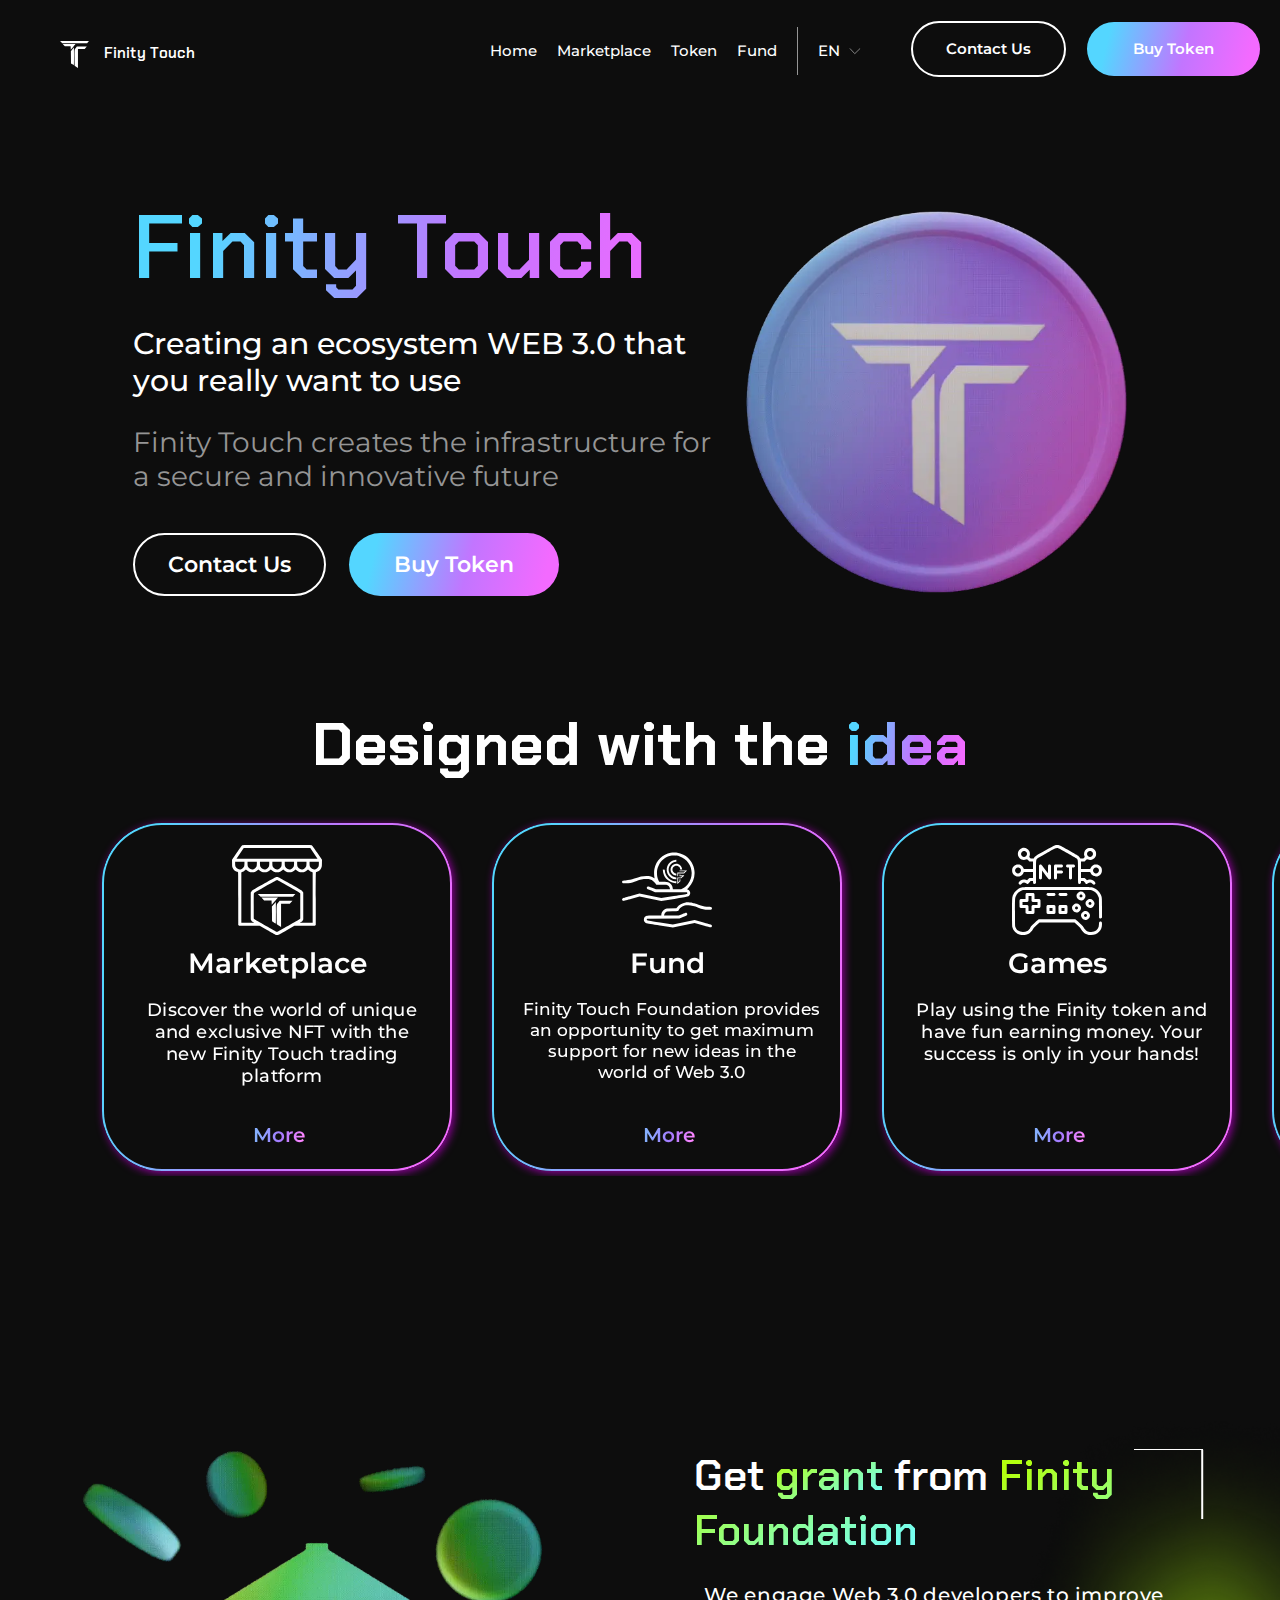
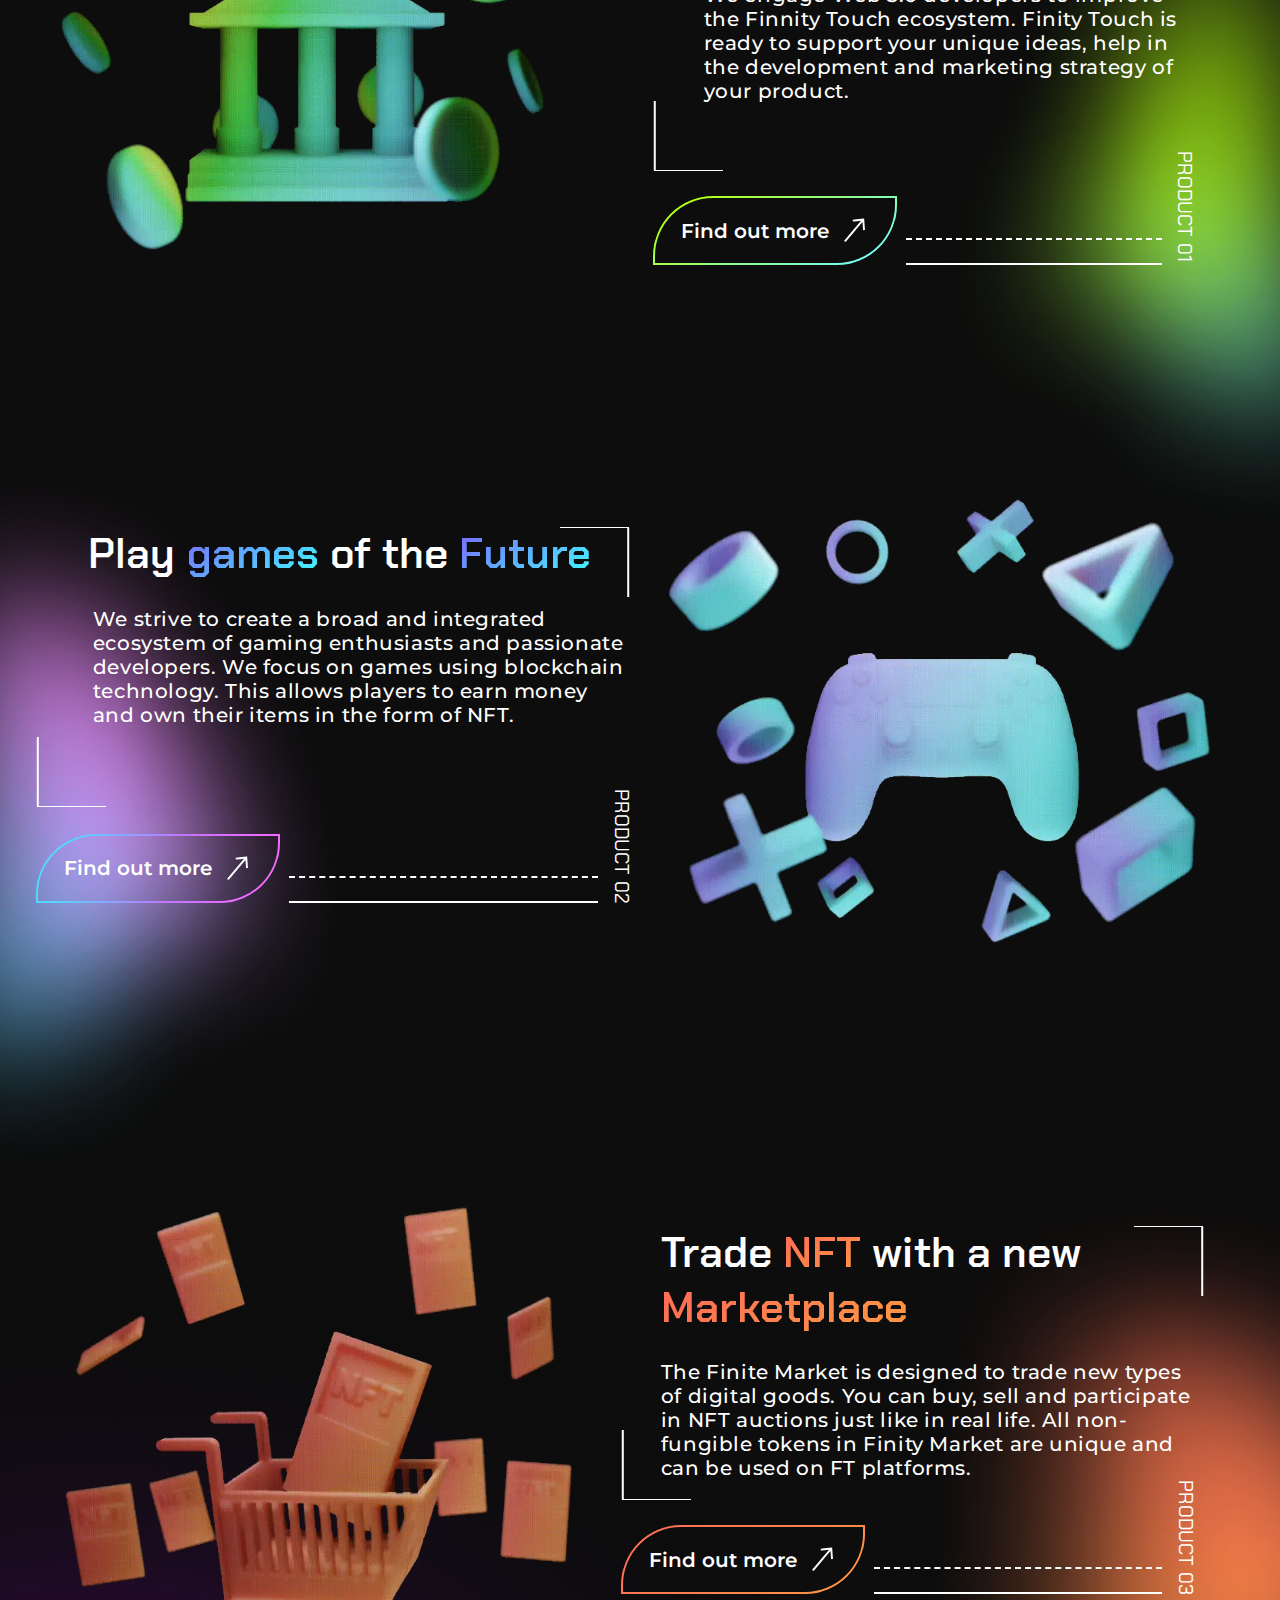
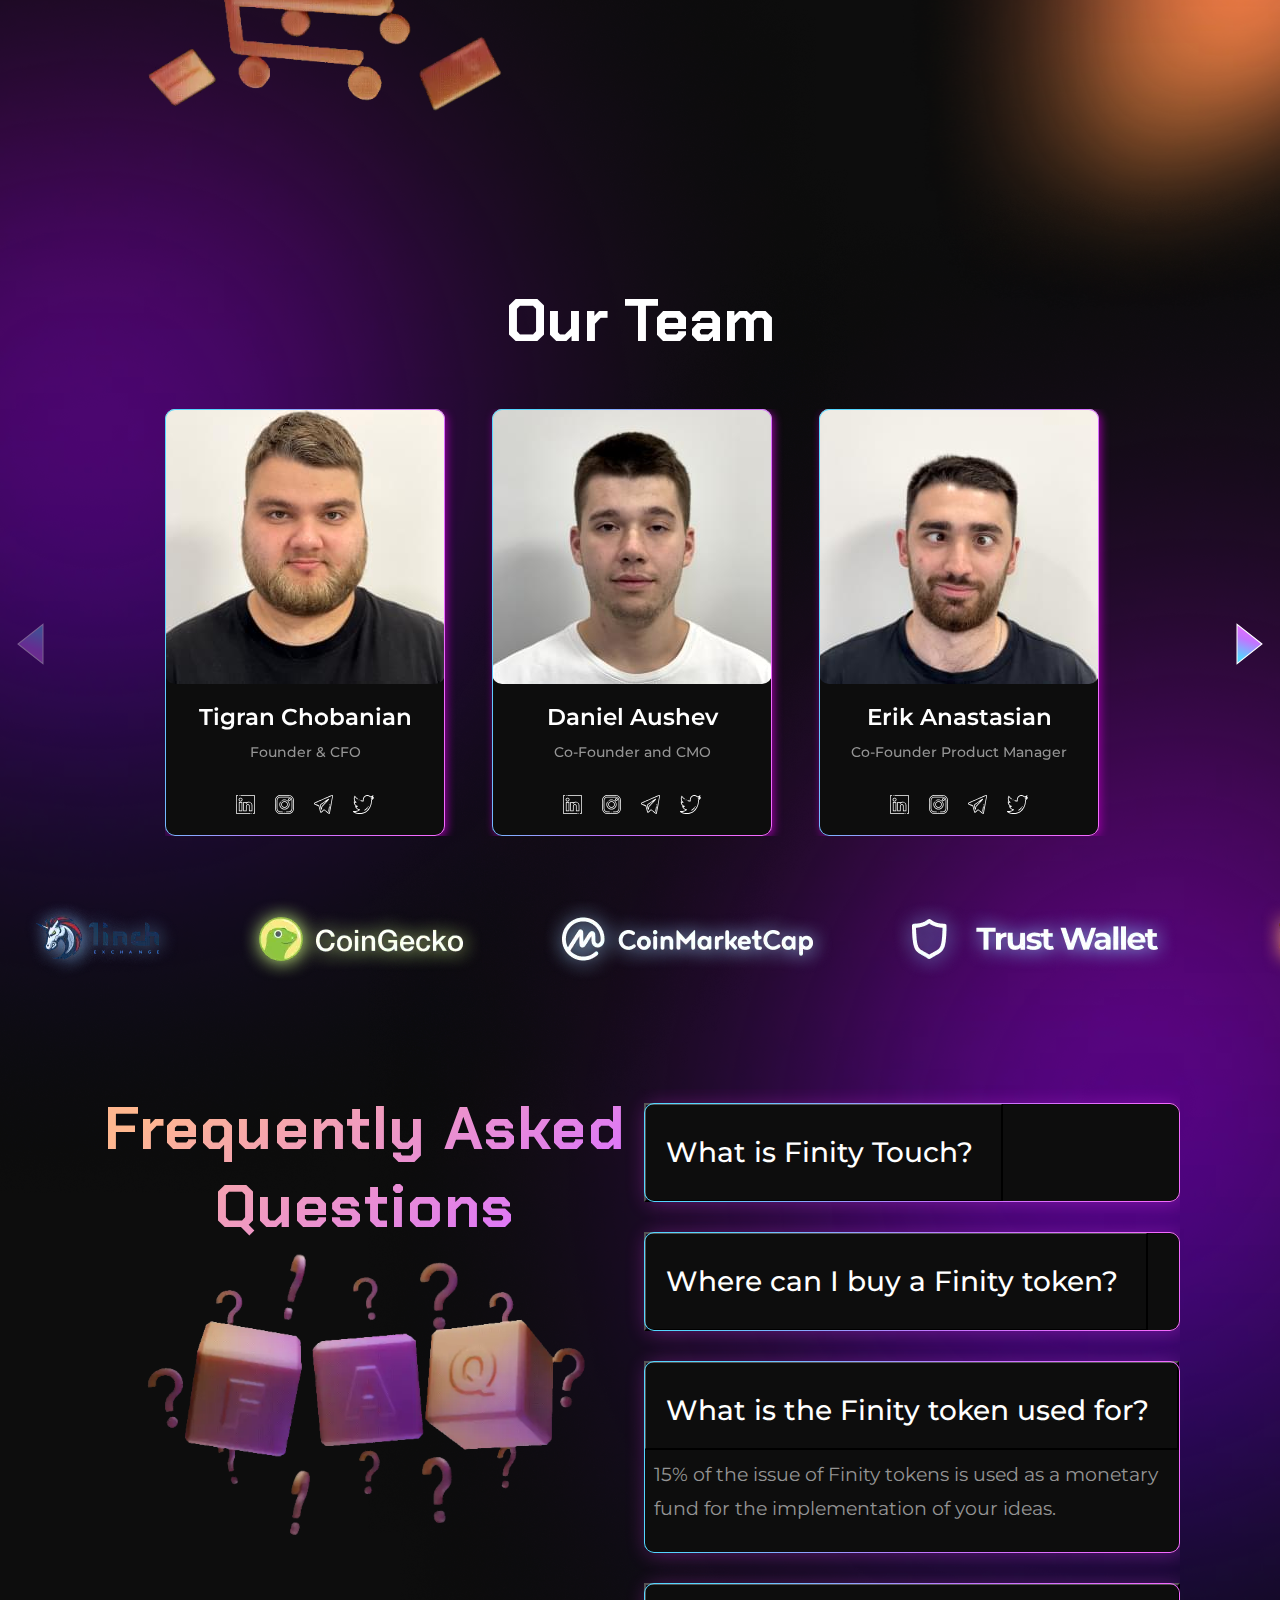
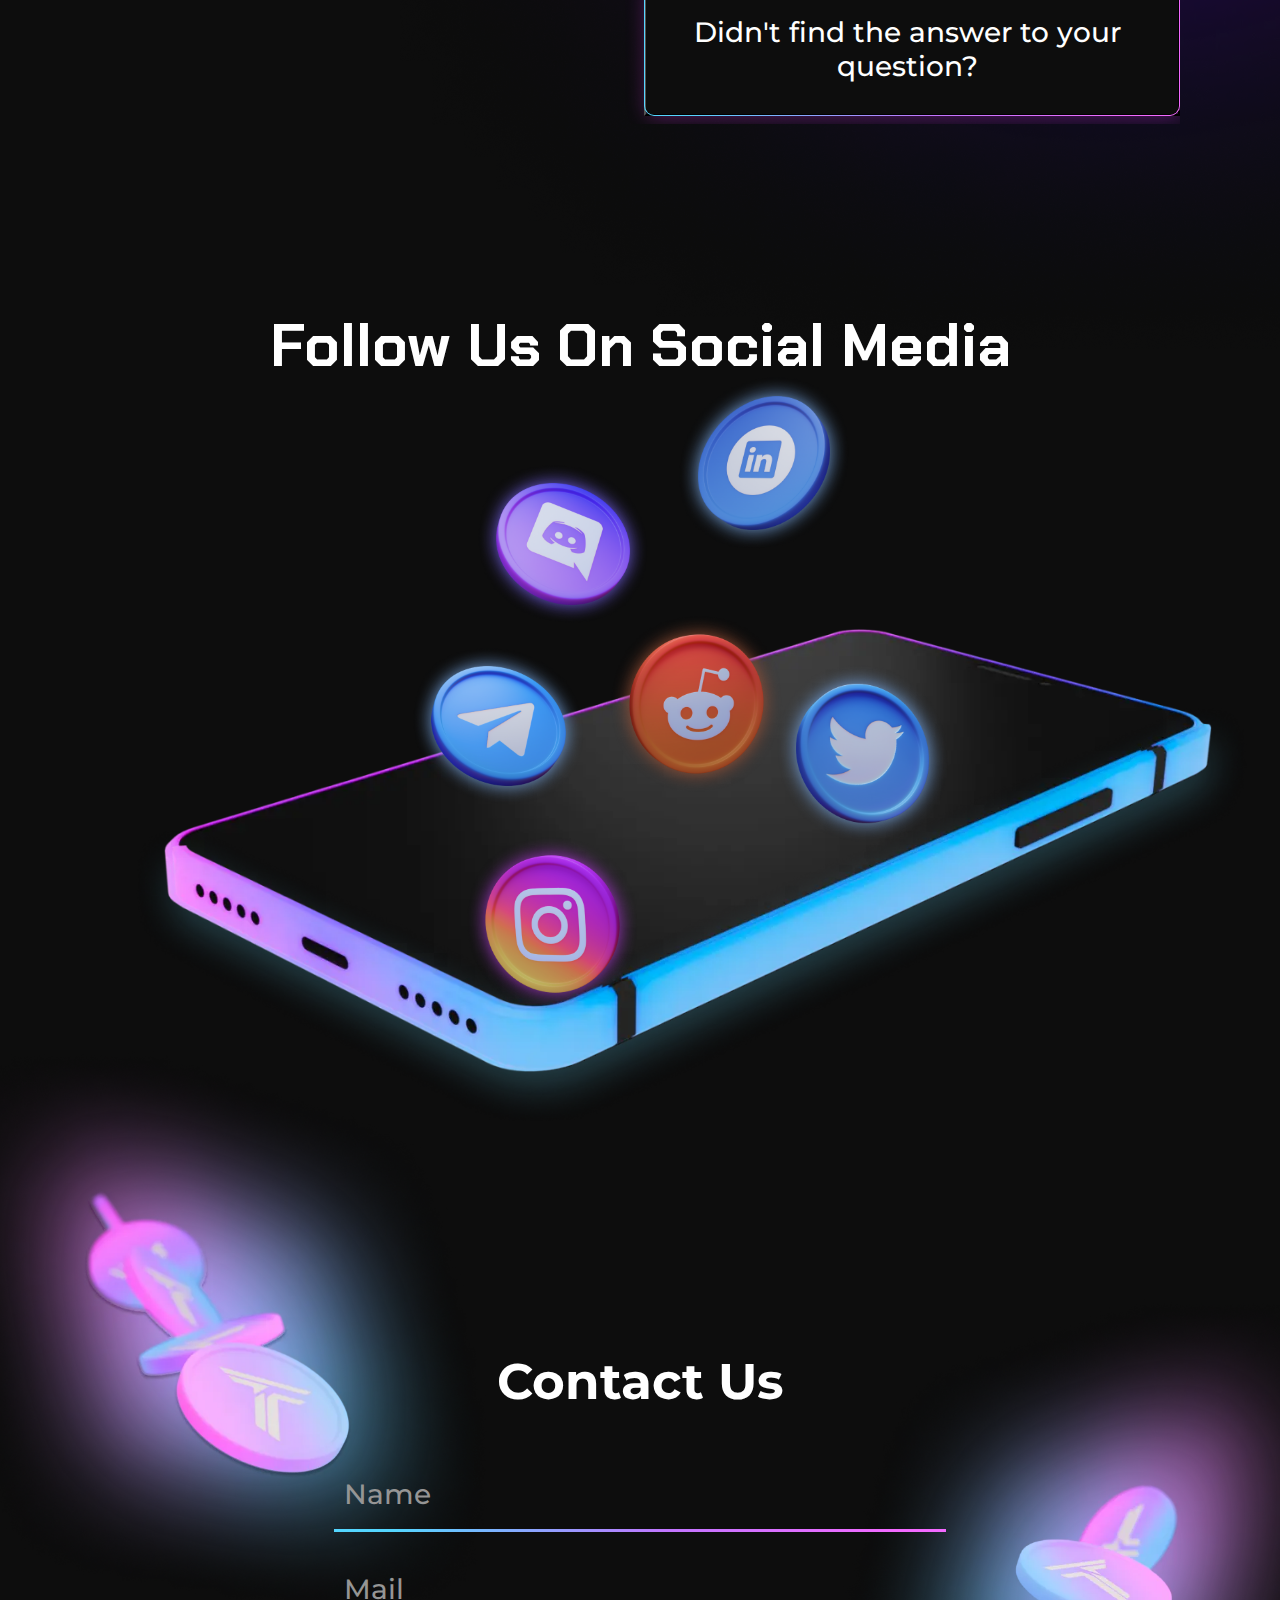
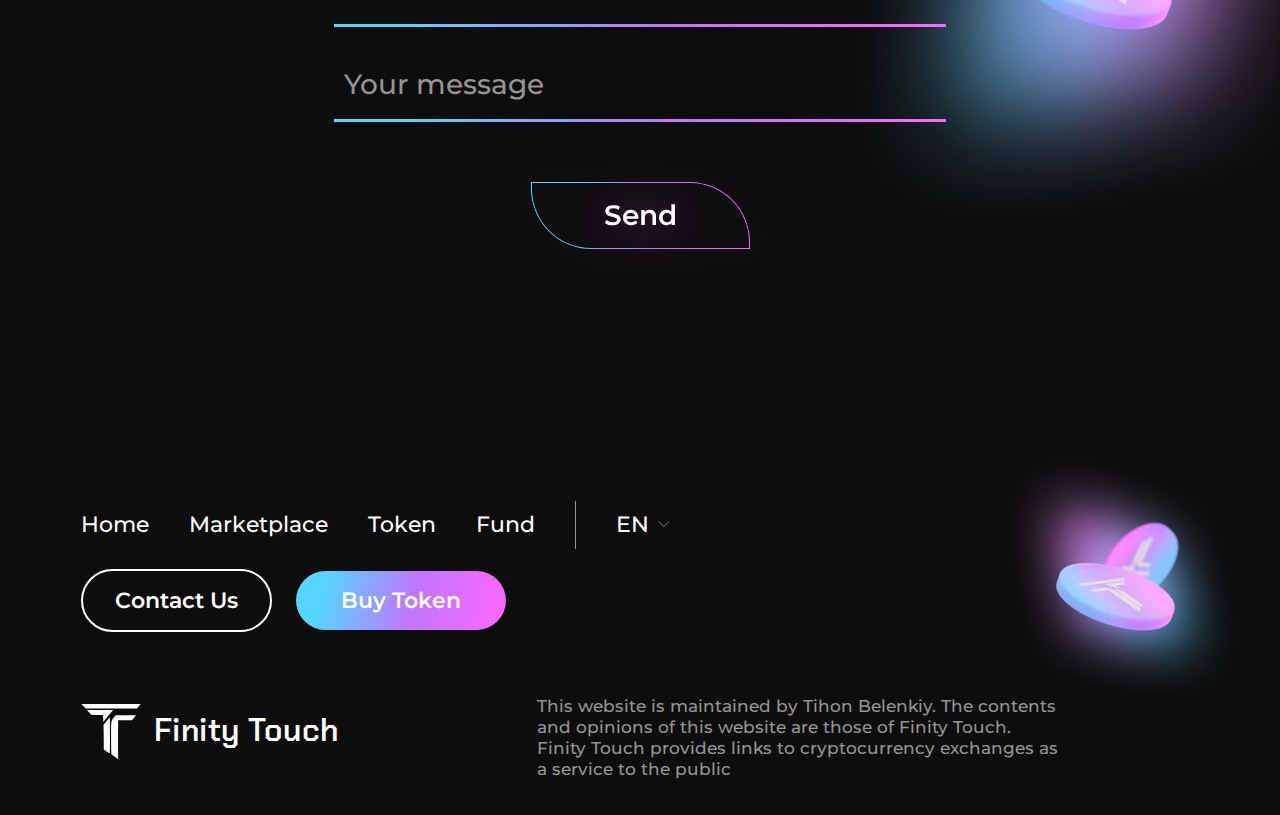
<file: docs/index.html>
<!DOCTYPE html>
<html lang="en">
<head>
    <meta charset="UTF-8">
    <meta http-equiv="X-UA-Compatible" content="IE=edge">
    <meta name="viewport" content="width=device-width, initial-scale=1.0">

    <title>Mainpage</title>

    <!-- bootstrap -->
    <link href="https://cdn.jsdelivr.net/npm/bootstrap@5.2.3/dist/css/bootstrap.min.css?_v=20230414181714" rel="stylesheet"
        integrity="sha384-rbsA2VBKQhggwzxH7pPCaAqO46MgnOM80zW1RWuH61DGLwZJEdK2Kadq2F9CUG65" crossorigin="anonymous">
    <script src="https://cdn.jsdelivr.net/npm/@popperjs/core@2.11.6/dist/umd/popper.min.js?_v=20230414181714"
        integrity="sha384-oBqDVmMz9ATKxIep9tiCxS/Z9fNfEXiDAYTujMAeBAsjFuCZSmKbSSUnQlmh/jp3"
        crossorigin="anonymous"></script>
    <script src="https://cdn.jsdelivr.net/npm/bootstrap@5.2.3/dist/js/bootstrap.min.js?_v=20230414181714"
        integrity="sha384-cuYeSxntonz0PPNlHhBs68uyIAVpIIOZZ5JqeqvYYIcEL727kskC66kF92t6Xl2V"
        crossorigin="anonymous"></script>

    <link rel="stylesheet" href="https://maxcdn.bootstrapcdn.com/bootstrap/4.0.0/css/bootstrap.min.css?_v=20230414181714"
        integrity="sha384-Gn5384xqQ1aoWXA+058RXPxPg6fy4IWvTNh0E263XmFcJlSAwiGgFAW/dAiS6JXm" crossorigin="anonymous">

    <script src="https://code.jquery.com/jquery-3.6.3.slim.js?_v=20230414181714"
        integrity="sha256-DKU1CmJ8kBuEwumaLuh9Tl/6ZB6jzGOBV/5YpNE2BWc=" crossorigin="anonymous"></script>
    <script src="https://cdn.jsdelivr.net/npm/bootstrap@4.6.2/dist/js/bootstrap.min.js?_v=20230414181714"
        integrity="sha384-+sLIOodYLS7CIrQpBjl+C7nPvqq+FbNUBDunl/OZv93DB7Ln/533i8e/mZXLi/P+"
        crossorigin="anonymous"></script>
    <link rel="stylesheet" href="https://cdn.jsdelivr.net/npm/bootstrap-icons@1.10.3/font/bootstrap-icons.css?_v=20230414181714">


    <!-- font -->
    <link rel="preconnect" href="https://fonts.googleapis.com">
    <link rel="preconnect" href="https://fonts.gstatic.com" crossorigin>
    <link
        href="https://fonts.googleapis.com/css2?family=Chakra+Petch:wght@400;500;600;700&family=Montserrat:wght@400;500;600;700&display=swap&_v=20230414181714"
        rel="stylesheet">


    <!-- swiper -->
    <link rel="stylesheet" href="https://cdn.jsdelivr.net/npm/swiper@9/swiper-bundle.min.css?_v=20230414181714" />

    <link rel="stylesheet" href="styles/style.min.css?_v=20230414181714">
</head>

<body class="container-fluid p-0 main">
    <header id='header' class="container-fluid header p-0 d-flex justify-content-start">
    <div class="header__wrap align-items-center w-100">

        <nav class="navbar navigation navbar-expand-lg navbar-dark p-0 justify-content-between">
            <div class="d-flex justify-content-between navigation__collapse">
                <a class="logo navbar-brand align-items-center d-flex p-0 m-0" href="#">
                    <img class="logo__image" src="img/logo.svg" alt="logo">
                    Finity Touch
                </a>
                <button class="navbar-toggler navigation__btn order-lg-2 order-md-2 order-sm-1" type="button"
                    data-toggle="collapse" data-target="#navbarSupportedContent" aria-controls="navbarSupportedContent"
                    aria-expanded="false" aria-label="Toggle navigation">
                    <span class="navbar__icon"></span>
                    <span class="navbar__icon"></span>
                    <span class="navbar__icon"></span>
                </button>
            </div>
            <div class="collapse navbar-collapse order-lg-1 order-md-1 order-sm-2 justify-content-end"
                id="navbarSupportedContent">
                <div class="d-flex align-items-center justify-content-between navbar-collapse__item">
                    <div class="d-flex align-items-center">
    <ul class="navbar-nav navigation__list p-0">
        <li class="nav-item navigation__item">
            <a class="nav-link navigation__link p-0" href="index.html">Home</a>
        </li>
        <li class="nav-item navigation__item">
            <a class="nav-link navigation__link p-0" href="Merketplace.html">Marketplace</a>
        </li>
        <li class="nav-item navigation__item">
            <a class="nav-link navigation__link p-0" href="TokenPage.html">Token</a>
        </li>
        <li class="nav-item navigation__item">
            <a class="nav-link navigation__link p-0" href="Fund.html">Fund</a>
        </li>
    </ul>

    <div class="language__wrap">
        <div class="btn-group" role="group">
            <button type="button" class="language d-flex align-items-center" data-bs-toggle="dropdown"
                aria-expanded="false">
                <span class="language_show">EN</span>
                <img class="downarrow" src="img/arrows/downarrow.svg" alt="downarrow">
            </button>
            <ul class="dropdown-menu language__menu">
                <li><a class="dropdown-item language__item" data-value="1" href="#">EN</a></li>
                <li><a class="dropdown-item language__item" data-value="2" href="#">UA</a></li>
            </ul>
        </div>
    </div>
</div>

                    <div class="header__buttons p-0 justify-content-end">
                        <button class="contact-button">Contact Us</button>
                        <button class="contact-button contact-button_active">Buy Token</button>
                    </div>
                </div>
            </div>
        </nav>
    </div>
</header>

    <section class="hero container-fluid p-0">
        <div class="hero__wrap">
            <div class="d-flex" style="
            flex-wrap: wrap;">
                <div class=" hero__first-col p-0 col-lg-7 col-md-12 order-lg-1 order-md-2 order-sm-2 order-2">
                    <h1 class="hero__title">Finity Touch</h1>
                    <div class="pe-4 hero__text-wrap">
                        <p class="hero__text">
                            Creating an ecosystem WEB 3.0 that you really want to use
                        </p>
                        <p class="hero__sub-text">
                            Finity Touch creates the infrastructure for a secure and innovative future
                        </p>

                        <div class="hero__buttons p-0 justify-content-end">
                            <button class="contact-button">Contact Us</button>
                            <button class="contact-button contact-button_active">Buy Token</button>
                        </div>
                    </div>
                </div>

                <div class="hero__image-wrap col-lg-5 col-md-12 p-0 order-lg-2 order-md-1 order-sm-1 order-1 d-flex">
                    <picture><source srcset="img/coin.webp" type="image/webp"><img class="hero__image" src="img/coin.png" alt="coin main"></picture>
                </div>
            </div>
        </div>
    </section>

    <section class="ideas container-fluid p-0">
        <div class="ideas__wrap">
            <h2 class="section__title">Designed with the <span class="section__title_accent">idea</span></h2>

            <div class="swiper ideas__swiper">
                <div class="swiper-wrapper">
                    <div class="swiper-slide">
                        <div class="ideas__item">
                            <img class="ideas__icon" src="img/icons/Marketplace.svg" alt="Marketplace icon">
                            <h3 class="ideas__caption">Marketplace</h3>
                            <p class="ideas__text">Discover the world of unique and exclusive NFT with the new Finity
                                Touch
                                trading platform</p>
                            <a class="more-btn" href="#">More</a>
                        </div>
                    </div>
                    <div class="swiper-slide">
                        <div class="ideas__item">
                            <img class="ideas__icon" src="img/icons/Fund.svg" alt="Fund icon">
                            <h3 class="ideas__caption">Fund</h3>
                            <p class="ideas__text">Finity Touch Foundation provides an opportunity to get maximum
                                support
                                for new ideas in the world of Web 3.0</p>
                            <a class="more-btn" href="#">More</a>
                        </div>
                    </div>
                    <div class="swiper-slide">
                        <div class="ideas__item">
                            <img class="ideas__icon" src="img/icons/Games.svg" alt="Games icon">
                            <h3 class="ideas__caption">Games</h3>
                            <p class="ideas__text">Play using the Finity token and have fun earning money. Your success
                                is
                                only in your hands!</p>
                            <a class="more-btn" href="#">More</a>
                        </div>
                    </div>
                    <div class="swiper-slide">
                        <div class="ideas__item">
                            <img class="ideas__icon" src="img/icons/Token.svg" alt="Token icon">
                            <h3 class="ideas__caption">Token</h3>
                            <p class="ideas__text">This is an asset that feeds the Finity Touch ecosystem and ensures
                                the
                                development of existing projects.</p>
                            <a class="more-btn" href="#">More</a>
                        </div>
                    </div>
                </div>

            </div>
        </div>
    </section>

    <section class="works container-fluid p-0">
        <div class="works__wrap">
            <h2 class="section__title visibility-hidden">works</h2>

            <ul class="works__list p-0 m-0">
                <li class="row works__item">
                    <picture><source srcset="img/spots/works-spot-1.webp" type="image/webp"><img class="spots__img" src="img/spots/works-spot-1.png" alt="spot"></picture>
                    <div class="image-wrap col-lg col-md-12 d-flex justify-content-center p-0">
                        <picture><source srcset="img/fund.webp" type="image/webp"><img class="works__image" src="img/fund.png" alt="fund"></picture>
                    </div>
                    <div class="col p-0 works__second-wrap">
                        <div class="works__second-col">
                            <h3 class="works__caption">Get <span class="green">grant</span> from <span
                                    class="green">Finity
                                    Foundation</span> </h3>
                            <p class="works__text">We engage Web 3.0 developers to improve the Finnity Touch ecosystem.
                                Finity
                                Touch is ready to
                                support your unique ideas, help in the development and marketing strategy of your
                                product.
                            </p>
                        </div>

                        <div class="d-md-flex d-sm-block works__footer align-items-end">
                            <button class="find-button green col-md col-sm-12">Find out more <img
                                    class="find-button__img" src="img/arrows/slantedarrow.svg"
                                    alt="slantedarrow"></button>

                            <div class="lines col p-0"></div>
                            <p class="works__sub-text">PRODUCT 01</p>
                        </div>
                    </div>
                </li>

                <li class="row works__item">
                    <picture><source srcset="img/spots/works-spot-2.webp" type="image/webp"><img class="spots__img" src="img/spots/works-spot-2.png" alt="spot"></picture>
                    <div class="works__second-wrap col p-0 order-2 ordwr-xl-1 order-lg-1 order-md-2 order-sm-2">
                        <div class="works__second-col">
                            <h3 class="works__caption">Play <span class="blue">games</span> of the <span
                                    class="blue">Future</h3>
                            <p class="works__text">We strive to create a broad and integrated ecosystem of gaming
                                enthusiasts and passionate developers. We focus on games using blockchain technology.
                                This allows players to earn money and own their items in the form of NFT.
                            </p>
                        </div>

                        <div class="d-md-flex d-sm-block works__footer align-items-end">
                            <button class="find-button blue col">Find out more <img class="find-button__img"
                                    src="img/arrows/slantedarrow.svg" alt="slantedarrow"></button>

                            <div class="lines col p-0"></div>
                            <p class="works__sub-text">PRODUCT 02</p>
                        </div>
                    </div>
                    <div
                        class="image-wrap  col-lg col-md-12 d-flex justify-content-center order-1 ordwr-xl-2 order-lg-2 order-md-1 order-sm-1 p-0">
                        <picture><source srcset="img/game.webp" type="image/webp"><img class="works__image" src="img/game.png" alt="game"></picture>
                    </div>
                </li>

                <li class="row works__item">
                    <picture><source srcset="img/spots/works-spot-3.webp" type="image/webp"><img class="spots__img" src="img/spots/works-spot-3.png" alt="spot"></picture>
                    <div class="image-wrap col-lg col-md-12 d-flex justify-content-center p-0">
                        <picture><source srcset="img/market.webp" type="image/webp"><img class="works__image" src="img/market.png" alt="market"></picture>
                    </div>
                    <div class="col p-0 works__second-wrap">
                        <div class="works__second-col">
                            <h3 class="works__caption">Trade <span class="orange">NFT</span> with a new <span
                                    class="orange">Marketplace</span> </h3>
                            <p class="works__text">The Finite Market is designed to trade new types of digital goods.
                                You can buy, sell and participate in NFT auctions just like in real life. All
                                non-fungible tokens in Finity Market are unique and can be used on FT platforms.
                            </p>
                        </div>

                        <div class="d-md-flex d-sm-block works__footer align-items-end">
                            <button class="find-button orange col">Find out more <img class="find-button__img"
                                    src="img/arrows/slantedarrow.svg" alt="slantedarrow"></button>

                            <div class="lines col p-0"></div>
                            <p class="works__sub-text">PRODUCT 03</p>
                        </div>
                    </div>
                </li>
            </ul>

        </div>
    </section>

    <section class="team container-fluid p-0">
        <picture><source srcset="img/spots/team-spot-1.webp" type="image/webp"><img class="team__spot team__spot_l" src="img/spots/team-spot-1.png" alt="spot"></picture>
        <picture><source srcset="img/spots/team-spot-2.webp" type="image/webp"><img class="team__spot team__spot_r" src="img/spots/team-spot-2.png" alt="spot"></picture>
        <div class="team__wrap">
            <h2 class="section__title">Our Team</h2>

            <div class="team__carusel">
                <ul class="team__list swiper-wrapper">

                    <li class="team__item worker swiper-slide">
                        <img class="worker__img" src="img/team/worker 2.jpg" alt="worker">
                        <h4 class="worker__name">Tigran Chobanian</h4>
                        <p class="worker__position">Founder & CFO</p>

                        <ul class="socials">
    <li class="socials__item">
        <a href="https://www.linkedin.com" target="_blank" rel="noopener noreferrer">
            <img class="socials__icon" src="img/socials/LinkedIn.svg" alt="LinkedIn icon">
        </a>
    </li>
    <li class="socials__item">
        <a href=https://www.instagram.com target="_blank" rel="noopener noreferrer">
            <img class="socials__icon" src="img/socials/Instagram.svg" alt="Instagram icon">
        </a>
    </li>
    <li class="socials__item">
        <a href=https://web.telegram.org/z/ target="_blank" rel="noopener noreferrer">
            <img class="socials__icon" src="img/socials/Telegram.svg" alt="Telegram icon">
        </a>
    </li>
    <li class="socials__item">
        <a href=https://twitter.com target="_blank" rel="noopener noreferrer"></a>
        <img class="socials__icon" src="img/socials/Twitter.svg" alt="Twitter icon">
        </a>
    </li>
</ul>
                    </li>

                    <li class="team__item worker swiper-slide">
                        <img class="worker__img" src="img/team/worker 1.jpg" alt="worker">
                        <h4 class="worker__name">Daniel Aushev</h4>
                        <p class="worker__position">Co-Founder and CMO</p>

                        <ul class="socials">
    <li class="socials__item">
        <a href="https://www.linkedin.com" target="_blank" rel="noopener noreferrer">
            <img class="socials__icon" src="img/socials/LinkedIn.svg" alt="LinkedIn icon">
        </a>
    </li>
    <li class="socials__item">
        <a href=https://www.instagram.com target="_blank" rel="noopener noreferrer">
            <img class="socials__icon" src="img/socials/Instagram.svg" alt="Instagram icon">
        </a>
    </li>
    <li class="socials__item">
        <a href=https://web.telegram.org/z/ target="_blank" rel="noopener noreferrer">
            <img class="socials__icon" src="img/socials/Telegram.svg" alt="Telegram icon">
        </a>
    </li>
    <li class="socials__item">
        <a href=https://twitter.com target="_blank" rel="noopener noreferrer"></a>
        <img class="socials__icon" src="img/socials/Twitter.svg" alt="Twitter icon">
        </a>
    </li>
</ul>
                    </li>

                    <li class="team__item worker swiper-slide">
                        <img class="worker__img" src="img/team/worker 7.jpg" alt="worker">
                        <h4 class="worker__name">Erik Anastasian</h4>
                        <p class="worker__position">Co-Founder Product Manager</p>

                        <ul class="socials">
    <li class="socials__item">
        <a href="https://www.linkedin.com" target="_blank" rel="noopener noreferrer">
            <img class="socials__icon" src="img/socials/LinkedIn.svg" alt="LinkedIn icon">
        </a>
    </li>
    <li class="socials__item">
        <a href=https://www.instagram.com target="_blank" rel="noopener noreferrer">
            <img class="socials__icon" src="img/socials/Instagram.svg" alt="Instagram icon">
        </a>
    </li>
    <li class="socials__item">
        <a href=https://web.telegram.org/z/ target="_blank" rel="noopener noreferrer">
            <img class="socials__icon" src="img/socials/Telegram.svg" alt="Telegram icon">
        </a>
    </li>
    <li class="socials__item">
        <a href=https://twitter.com target="_blank" rel="noopener noreferrer"></a>
        <img class="socials__icon" src="img/socials/Twitter.svg" alt="Twitter icon">
        </a>
    </li>
</ul>
                    </li>

                    <li class="team__item worker swiper-slide">
                        <img class="worker__img" src="img/team/worker 8.jpg" alt="worker">
                        <h4 class="worker__name">Daniel Hrinberh</h4>
                        <p class="worker__position">Co-Founder & CEO</p>

                        <ul class="socials">
    <li class="socials__item">
        <a href="https://www.linkedin.com" target="_blank" rel="noopener noreferrer">
            <img class="socials__icon" src="img/socials/LinkedIn.svg" alt="LinkedIn icon">
        </a>
    </li>
    <li class="socials__item">
        <a href=https://www.instagram.com target="_blank" rel="noopener noreferrer">
            <img class="socials__icon" src="img/socials/Instagram.svg" alt="Instagram icon">
        </a>
    </li>
    <li class="socials__item">
        <a href=https://web.telegram.org/z/ target="_blank" rel="noopener noreferrer">
            <img class="socials__icon" src="img/socials/Telegram.svg" alt="Telegram icon">
        </a>
    </li>
    <li class="socials__item">
        <a href=https://twitter.com target="_blank" rel="noopener noreferrer"></a>
        <img class="socials__icon" src="img/socials/Twitter.svg" alt="Twitter icon">
        </a>
    </li>
</ul>
                    </li>

                    <li class="team__item worker swiper-slide">
                        <img class="worker__img" src="img/team/worker 6.jpg" alt="worker">
                        <h4 class="worker__name">Karen Shehunts</h4>
                        <p class="worker__position">Strategic Advisor</p>

                        <ul class="socials">
    <li class="socials__item">
        <a href="https://www.linkedin.com" target="_blank" rel="noopener noreferrer">
            <img class="socials__icon" src="img/socials/LinkedIn.svg" alt="LinkedIn icon">
        </a>
    </li>
    <li class="socials__item">
        <a href=https://www.instagram.com target="_blank" rel="noopener noreferrer">
            <img class="socials__icon" src="img/socials/Instagram.svg" alt="Instagram icon">
        </a>
    </li>
    <li class="socials__item">
        <a href=https://web.telegram.org/z/ target="_blank" rel="noopener noreferrer">
            <img class="socials__icon" src="img/socials/Telegram.svg" alt="Telegram icon">
        </a>
    </li>
    <li class="socials__item">
        <a href=https://twitter.com target="_blank" rel="noopener noreferrer"></a>
        <img class="socials__icon" src="img/socials/Twitter.svg" alt="Twitter icon">
        </a>
    </li>
</ul>
                    </li>

                    <li class="team__item worker swiper-slide">
                        <img class="worker__img" src="img/team/worker 5.jpg" alt="worker">
                        <h4 class="worker__name">Tihon Belenkiy</h4>
                        <p class="worker__position">UI/UX Designer</p>

                        <ul class="socials">
    <li class="socials__item">
        <a href="https://www.linkedin.com" target="_blank" rel="noopener noreferrer">
            <img class="socials__icon" src="img/socials/LinkedIn.svg" alt="LinkedIn icon">
        </a>
    </li>
    <li class="socials__item">
        <a href=https://www.instagram.com target="_blank" rel="noopener noreferrer">
            <img class="socials__icon" src="img/socials/Instagram.svg" alt="Instagram icon">
        </a>
    </li>
    <li class="socials__item">
        <a href=https://web.telegram.org/z/ target="_blank" rel="noopener noreferrer">
            <img class="socials__icon" src="img/socials/Telegram.svg" alt="Telegram icon">
        </a>
    </li>
    <li class="socials__item">
        <a href=https://twitter.com target="_blank" rel="noopener noreferrer"></a>
        <img class="socials__icon" src="img/socials/Twitter.svg" alt="Twitter icon">
        </a>
    </li>
</ul>
                    </li>

                    <li class="team__item worker swiper-slide">
                        <img class="worker__img" src="img/team/worker 4.jpg" alt="worker">
                        <h4 class="worker__name">Vladimir Kucher</h4>
                        <p class="worker__position">Back-End Developer</p>

                        <ul class="socials">
    <li class="socials__item">
        <a href="https://www.linkedin.com" target="_blank" rel="noopener noreferrer">
            <img class="socials__icon" src="img/socials/LinkedIn.svg" alt="LinkedIn icon">
        </a>
    </li>
    <li class="socials__item">
        <a href=https://www.instagram.com target="_blank" rel="noopener noreferrer">
            <img class="socials__icon" src="img/socials/Instagram.svg" alt="Instagram icon">
        </a>
    </li>
    <li class="socials__item">
        <a href=https://web.telegram.org/z/ target="_blank" rel="noopener noreferrer">
            <img class="socials__icon" src="img/socials/Telegram.svg" alt="Telegram icon">
        </a>
    </li>
    <li class="socials__item">
        <a href=https://twitter.com target="_blank" rel="noopener noreferrer"></a>
        <img class="socials__icon" src="img/socials/Twitter.svg" alt="Twitter icon">
        </a>
    </li>
</ul>
                    </li>

                    <li class="team__item worker swiper-slide">
                        <img class="worker__img" src="img/team/worker 3.jpg" alt="worker">
                        <h4 class="worker__name">Artem Prokopchuk</h4>
                        <p class="worker__position">3D Artist</p>

                        <ul class="socials">
    <li class="socials__item">
        <a href="https://www.linkedin.com" target="_blank" rel="noopener noreferrer">
            <img class="socials__icon" src="img/socials/LinkedIn.svg" alt="LinkedIn icon">
        </a>
    </li>
    <li class="socials__item">
        <a href=https://www.instagram.com target="_blank" rel="noopener noreferrer">
            <img class="socials__icon" src="img/socials/Instagram.svg" alt="Instagram icon">
        </a>
    </li>
    <li class="socials__item">
        <a href=https://web.telegram.org/z/ target="_blank" rel="noopener noreferrer">
            <img class="socials__icon" src="img/socials/Telegram.svg" alt="Telegram icon">
        </a>
    </li>
    <li class="socials__item">
        <a href=https://twitter.com target="_blank" rel="noopener noreferrer"></a>
        <img class="socials__icon" src="img/socials/Twitter.svg" alt="Twitter icon">
        </a>
    </li>
</ul>
                    </li>
                </ul>
                <div class="collapse team__carusel_row" id="collapseExample">
                    <div class="team__carusel">
                        <ul class="team__list swiper-wrapper">

                            <li class="team__item worker swiper-slide">
                                <img class="worker__img" src="img/team/worker 2.jpg" alt="worker">
                                <h4 class="worker__name">Tigran Chobanian</h4>
                                <p class="worker__position">Founder & CFO</p>

                                <ul class="socials">
    <li class="socials__item">
        <a href="https://www.linkedin.com" target="_blank" rel="noopener noreferrer">
            <img class="socials__icon" src="img/socials/LinkedIn.svg" alt="LinkedIn icon">
        </a>
    </li>
    <li class="socials__item">
        <a href=https://www.instagram.com target="_blank" rel="noopener noreferrer">
            <img class="socials__icon" src="img/socials/Instagram.svg" alt="Instagram icon">
        </a>
    </li>
    <li class="socials__item">
        <a href=https://web.telegram.org/z/ target="_blank" rel="noopener noreferrer">
            <img class="socials__icon" src="img/socials/Telegram.svg" alt="Telegram icon">
        </a>
    </li>
    <li class="socials__item">
        <a href=https://twitter.com target="_blank" rel="noopener noreferrer"></a>
        <img class="socials__icon" src="img/socials/Twitter.svg" alt="Twitter icon">
        </a>
    </li>
</ul>
                            </li>

                            <li class="team__item worker swiper-slide">
                                <img class="worker__img" src="img/team/worker 1.jpg" alt="worker">
                                <h4 class="worker__name">Daniel Aushev</h4>
                                <p class="worker__position">Co-Founder and CMO</p>

                                <ul class="socials">
    <li class="socials__item">
        <a href="https://www.linkedin.com" target="_blank" rel="noopener noreferrer">
            <img class="socials__icon" src="img/socials/LinkedIn.svg" alt="LinkedIn icon">
        </a>
    </li>
    <li class="socials__item">
        <a href=https://www.instagram.com target="_blank" rel="noopener noreferrer">
            <img class="socials__icon" src="img/socials/Instagram.svg" alt="Instagram icon">
        </a>
    </li>
    <li class="socials__item">
        <a href=https://web.telegram.org/z/ target="_blank" rel="noopener noreferrer">
            <img class="socials__icon" src="img/socials/Telegram.svg" alt="Telegram icon">
        </a>
    </li>
    <li class="socials__item">
        <a href=https://twitter.com target="_blank" rel="noopener noreferrer"></a>
        <img class="socials__icon" src="img/socials/Twitter.svg" alt="Twitter icon">
        </a>
    </li>
</ul>
                            </li>

                            <li class="team__item worker swiper-slide">
                                <img class="worker__img" src="img/team/worker 7.jpg" alt="worker">
                                <h4 class="worker__name">Erik Anastasian</h4>
                                <p class="worker__position">Co-Founder Product Manager</p>

                                <ul class="socials">
    <li class="socials__item">
        <a href="https://www.linkedin.com" target="_blank" rel="noopener noreferrer">
            <img class="socials__icon" src="img/socials/LinkedIn.svg" alt="LinkedIn icon">
        </a>
    </li>
    <li class="socials__item">
        <a href=https://www.instagram.com target="_blank" rel="noopener noreferrer">
            <img class="socials__icon" src="img/socials/Instagram.svg" alt="Instagram icon">
        </a>
    </li>
    <li class="socials__item">
        <a href=https://web.telegram.org/z/ target="_blank" rel="noopener noreferrer">
            <img class="socials__icon" src="img/socials/Telegram.svg" alt="Telegram icon">
        </a>
    </li>
    <li class="socials__item">
        <a href=https://twitter.com target="_blank" rel="noopener noreferrer"></a>
        <img class="socials__icon" src="img/socials/Twitter.svg" alt="Twitter icon">
        </a>
    </li>
</ul>
                            </li>

                            <li class="team__item worker swiper-slide">
                                <img class="worker__img" src="img/team/worker 8.jpg" alt="worker">
                                <h4 class="worker__name">Daniel Hrinberh</h4>
                                <p class="worker__position">Co-Founder & CEO</p>

                                <ul class="socials">
    <li class="socials__item">
        <a href="https://www.linkedin.com" target="_blank" rel="noopener noreferrer">
            <img class="socials__icon" src="img/socials/LinkedIn.svg" alt="LinkedIn icon">
        </a>
    </li>
    <li class="socials__item">
        <a href=https://www.instagram.com target="_blank" rel="noopener noreferrer">
            <img class="socials__icon" src="img/socials/Instagram.svg" alt="Instagram icon">
        </a>
    </li>
    <li class="socials__item">
        <a href=https://web.telegram.org/z/ target="_blank" rel="noopener noreferrer">
            <img class="socials__icon" src="img/socials/Telegram.svg" alt="Telegram icon">
        </a>
    </li>
    <li class="socials__item">
        <a href=https://twitter.com target="_blank" rel="noopener noreferrer"></a>
        <img class="socials__icon" src="img/socials/Twitter.svg" alt="Twitter icon">
        </a>
    </li>
</ul>
                            </li>

                            <li class="team__item worker swiper-slide">
                                <img class="worker__img" src="img/team/worker 6.jpg" alt="worker">
                                <h4 class="worker__name">Karen Shehunts</h4>
                                <p class="worker__position">Strategic Advisor</p>

                                <ul class="socials">
    <li class="socials__item">
        <a href="https://www.linkedin.com" target="_blank" rel="noopener noreferrer">
            <img class="socials__icon" src="img/socials/LinkedIn.svg" alt="LinkedIn icon">
        </a>
    </li>
    <li class="socials__item">
        <a href=https://www.instagram.com target="_blank" rel="noopener noreferrer">
            <img class="socials__icon" src="img/socials/Instagram.svg" alt="Instagram icon">
        </a>
    </li>
    <li class="socials__item">
        <a href=https://web.telegram.org/z/ target="_blank" rel="noopener noreferrer">
            <img class="socials__icon" src="img/socials/Telegram.svg" alt="Telegram icon">
        </a>
    </li>
    <li class="socials__item">
        <a href=https://twitter.com target="_blank" rel="noopener noreferrer"></a>
        <img class="socials__icon" src="img/socials/Twitter.svg" alt="Twitter icon">
        </a>
    </li>
</ul>
                            </li>

                            <li class="team__item worker swiper-slide">
                                <img class="worker__img" src="img/team/worker 5.jpg" alt="worker">
                                <h4 class="worker__name">Tihon Belenkiy</h4>
                                <p class="worker__position">UI/UX Designer</p>

                                <ul class="socials">
    <li class="socials__item">
        <a href="https://www.linkedin.com" target="_blank" rel="noopener noreferrer">
            <img class="socials__icon" src="img/socials/LinkedIn.svg" alt="LinkedIn icon">
        </a>
    </li>
    <li class="socials__item">
        <a href=https://www.instagram.com target="_blank" rel="noopener noreferrer">
            <img class="socials__icon" src="img/socials/Instagram.svg" alt="Instagram icon">
        </a>
    </li>
    <li class="socials__item">
        <a href=https://web.telegram.org/z/ target="_blank" rel="noopener noreferrer">
            <img class="socials__icon" src="img/socials/Telegram.svg" alt="Telegram icon">
        </a>
    </li>
    <li class="socials__item">
        <a href=https://twitter.com target="_blank" rel="noopener noreferrer"></a>
        <img class="socials__icon" src="img/socials/Twitter.svg" alt="Twitter icon">
        </a>
    </li>
</ul>
                            </li>

                            <li class="team__item worker swiper-slide">
                                <img class="worker__img" src="img/team/worker 4.jpg" alt="worker">
                                <h4 class="worker__name">Vladimir Kucher</h4>
                                <p class="worker__position">Back-End Developer</p>

                                <ul class="socials">
    <li class="socials__item">
        <a href="https://www.linkedin.com" target="_blank" rel="noopener noreferrer">
            <img class="socials__icon" src="img/socials/LinkedIn.svg" alt="LinkedIn icon">
        </a>
    </li>
    <li class="socials__item">
        <a href=https://www.instagram.com target="_blank" rel="noopener noreferrer">
            <img class="socials__icon" src="img/socials/Instagram.svg" alt="Instagram icon">
        </a>
    </li>
    <li class="socials__item">
        <a href=https://web.telegram.org/z/ target="_blank" rel="noopener noreferrer">
            <img class="socials__icon" src="img/socials/Telegram.svg" alt="Telegram icon">
        </a>
    </li>
    <li class="socials__item">
        <a href=https://twitter.com target="_blank" rel="noopener noreferrer"></a>
        <img class="socials__icon" src="img/socials/Twitter.svg" alt="Twitter icon">
        </a>
    </li>
</ul>
                            </li>

                            <li class="team__item worker swiper-slide">
                                <img class="worker__img" src="img/team/worker 3.jpg" alt="worker">
                                <h4 class="worker__name">Artem Prokopchuk</h4>
                                <p class="worker__position">3D Artist</p>

                                <ul class="socials">
    <li class="socials__item">
        <a href="https://www.linkedin.com" target="_blank" rel="noopener noreferrer">
            <img class="socials__icon" src="img/socials/LinkedIn.svg" alt="LinkedIn icon">
        </a>
    </li>
    <li class="socials__item">
        <a href=https://www.instagram.com target="_blank" rel="noopener noreferrer">
            <img class="socials__icon" src="img/socials/Instagram.svg" alt="Instagram icon">
        </a>
    </li>
    <li class="socials__item">
        <a href=https://web.telegram.org/z/ target="_blank" rel="noopener noreferrer">
            <img class="socials__icon" src="img/socials/Telegram.svg" alt="Telegram icon">
        </a>
    </li>
    <li class="socials__item">
        <a href=https://twitter.com target="_blank" rel="noopener noreferrer"></a>
        <img class="socials__icon" src="img/socials/Twitter.svg" alt="Twitter icon">
        </a>
    </li>
</ul>
                            </li>
                        </ul>
                    </div>
                </div>
            </div>
            <div class="d-flex more__wrap">
                <button class="more__button" data-toggle="collapse" data-target="#collapseExample" aria-expanded="false"
                    aria-controls="collapseExample">More <img class="more__img" src="img/arrows/downarrow2.svg"
                        alt="downarrow"></button>
            </div>

            <div class="swiper team__slider_wrap">
                <div class="swiper team__slider">
                    <ul class="team__list swiper-wrapper">
                        <li class="team__item worker swiper-slide">
                            <img class="worker__img" src="img/team/worker 2.jpg" alt="worker">
                            <h4 class="worker__name">Tigran Chobanian</h4>
                            <p class="worker__position">Founder & CFO</p>

                            <ul class="socials">
    <li class="socials__item">
        <a href="https://www.linkedin.com" target="_blank" rel="noopener noreferrer">
            <img class="socials__icon" src="img/socials/LinkedIn.svg" alt="LinkedIn icon">
        </a>
    </li>
    <li class="socials__item">
        <a href=https://www.instagram.com target="_blank" rel="noopener noreferrer">
            <img class="socials__icon" src="img/socials/Instagram.svg" alt="Instagram icon">
        </a>
    </li>
    <li class="socials__item">
        <a href=https://web.telegram.org/z/ target="_blank" rel="noopener noreferrer">
            <img class="socials__icon" src="img/socials/Telegram.svg" alt="Telegram icon">
        </a>
    </li>
    <li class="socials__item">
        <a href=https://twitter.com target="_blank" rel="noopener noreferrer"></a>
        <img class="socials__icon" src="img/socials/Twitter.svg" alt="Twitter icon">
        </a>
    </li>
</ul>
                        </li>

                        <li class="team__item worker swiper-slide">
                            <img class="worker__img" src="img/team/worker 1.jpg" alt="worker">
                            <h4 class="worker__name">Daniel Aushev</h4>
                            <p class="worker__position">Co-Founder and CMO</p>

                            <ul class="socials">
    <li class="socials__item">
        <a href="https://www.linkedin.com" target="_blank" rel="noopener noreferrer">
            <img class="socials__icon" src="img/socials/LinkedIn.svg" alt="LinkedIn icon">
        </a>
    </li>
    <li class="socials__item">
        <a href=https://www.instagram.com target="_blank" rel="noopener noreferrer">
            <img class="socials__icon" src="img/socials/Instagram.svg" alt="Instagram icon">
        </a>
    </li>
    <li class="socials__item">
        <a href=https://web.telegram.org/z/ target="_blank" rel="noopener noreferrer">
            <img class="socials__icon" src="img/socials/Telegram.svg" alt="Telegram icon">
        </a>
    </li>
    <li class="socials__item">
        <a href=https://twitter.com target="_blank" rel="noopener noreferrer"></a>
        <img class="socials__icon" src="img/socials/Twitter.svg" alt="Twitter icon">
        </a>
    </li>
</ul>
                        </li>

                        <li class="team__item worker swiper-slide">
                            <img class="worker__img" src="img/team/worker 7.jpg" alt="worker">
                            <h4 class="worker__name">Erik Anastasian</h4>
                            <p class="worker__position">Co-Founder Product Manager</p>

                            <ul class="socials">
    <li class="socials__item">
        <a href="https://www.linkedin.com" target="_blank" rel="noopener noreferrer">
            <img class="socials__icon" src="img/socials/LinkedIn.svg" alt="LinkedIn icon">
        </a>
    </li>
    <li class="socials__item">
        <a href=https://www.instagram.com target="_blank" rel="noopener noreferrer">
            <img class="socials__icon" src="img/socials/Instagram.svg" alt="Instagram icon">
        </a>
    </li>
    <li class="socials__item">
        <a href=https://web.telegram.org/z/ target="_blank" rel="noopener noreferrer">
            <img class="socials__icon" src="img/socials/Telegram.svg" alt="Telegram icon">
        </a>
    </li>
    <li class="socials__item">
        <a href=https://twitter.com target="_blank" rel="noopener noreferrer"></a>
        <img class="socials__icon" src="img/socials/Twitter.svg" alt="Twitter icon">
        </a>
    </li>
</ul>
                        </li>

                        <li class="team__item worker swiper-slide">
                            <img class="worker__img" src="img/team/worker 8.jpg" alt="worker">
                            <h4 class="worker__name">Daniel Hrinberh</h4>
                            <p class="worker__position">Co-Founder & CEO</p>

                            <ul class="socials">
    <li class="socials__item">
        <a href="https://www.linkedin.com" target="_blank" rel="noopener noreferrer">
            <img class="socials__icon" src="img/socials/LinkedIn.svg" alt="LinkedIn icon">
        </a>
    </li>
    <li class="socials__item">
        <a href=https://www.instagram.com target="_blank" rel="noopener noreferrer">
            <img class="socials__icon" src="img/socials/Instagram.svg" alt="Instagram icon">
        </a>
    </li>
    <li class="socials__item">
        <a href=https://web.telegram.org/z/ target="_blank" rel="noopener noreferrer">
            <img class="socials__icon" src="img/socials/Telegram.svg" alt="Telegram icon">
        </a>
    </li>
    <li class="socials__item">
        <a href=https://twitter.com target="_blank" rel="noopener noreferrer"></a>
        <img class="socials__icon" src="img/socials/Twitter.svg" alt="Twitter icon">
        </a>
    </li>
</ul>
                        </li>

                        <li class="team__item worker swiper-slide">
                            <img class="worker__img" src="img/team/worker 6.jpg" alt="worker">
                            <h4 class="worker__name">Karen Shehunts</h4>
                            <p class="worker__position">Strategic Advisor</p>

                            <ul class="socials">
    <li class="socials__item">
        <a href="https://www.linkedin.com" target="_blank" rel="noopener noreferrer">
            <img class="socials__icon" src="img/socials/LinkedIn.svg" alt="LinkedIn icon">
        </a>
    </li>
    <li class="socials__item">
        <a href=https://www.instagram.com target="_blank" rel="noopener noreferrer">
            <img class="socials__icon" src="img/socials/Instagram.svg" alt="Instagram icon">
        </a>
    </li>
    <li class="socials__item">
        <a href=https://web.telegram.org/z/ target="_blank" rel="noopener noreferrer">
            <img class="socials__icon" src="img/socials/Telegram.svg" alt="Telegram icon">
        </a>
    </li>
    <li class="socials__item">
        <a href=https://twitter.com target="_blank" rel="noopener noreferrer"></a>
        <img class="socials__icon" src="img/socials/Twitter.svg" alt="Twitter icon">
        </a>
    </li>
</ul>
                        </li>

                        <li class="team__item worker swiper-slide">
                            <img class="worker__img" src="img/team/worker 5.jpg" alt="worker">
                            <h4 class="worker__name">Tihon Belenkiy</h4>
                            <p class="worker__position">UI/UX Designer</p>

                            <ul class="socials">
    <li class="socials__item">
        <a href="https://www.linkedin.com" target="_blank" rel="noopener noreferrer">
            <img class="socials__icon" src="img/socials/LinkedIn.svg" alt="LinkedIn icon">
        </a>
    </li>
    <li class="socials__item">
        <a href=https://www.instagram.com target="_blank" rel="noopener noreferrer">
            <img class="socials__icon" src="img/socials/Instagram.svg" alt="Instagram icon">
        </a>
    </li>
    <li class="socials__item">
        <a href=https://web.telegram.org/z/ target="_blank" rel="noopener noreferrer">
            <img class="socials__icon" src="img/socials/Telegram.svg" alt="Telegram icon">
        </a>
    </li>
    <li class="socials__item">
        <a href=https://twitter.com target="_blank" rel="noopener noreferrer"></a>
        <img class="socials__icon" src="img/socials/Twitter.svg" alt="Twitter icon">
        </a>
    </li>
</ul>
                        </li>

                        <li class="team__item worker swiper-slide">
                            <img class="worker__img" src="img/team/worker 4.jpg" alt="worker">
                            <h4 class="worker__name">Vladimir Kucher</h4>
                            <p class="worker__position">Back-End Developer</p>

                            <ul class="socials">
    <li class="socials__item">
        <a href="https://www.linkedin.com" target="_blank" rel="noopener noreferrer">
            <img class="socials__icon" src="img/socials/LinkedIn.svg" alt="LinkedIn icon">
        </a>
    </li>
    <li class="socials__item">
        <a href=https://www.instagram.com target="_blank" rel="noopener noreferrer">
            <img class="socials__icon" src="img/socials/Instagram.svg" alt="Instagram icon">
        </a>
    </li>
    <li class="socials__item">
        <a href=https://web.telegram.org/z/ target="_blank" rel="noopener noreferrer">
            <img class="socials__icon" src="img/socials/Telegram.svg" alt="Telegram icon">
        </a>
    </li>
    <li class="socials__item">
        <a href=https://twitter.com target="_blank" rel="noopener noreferrer"></a>
        <img class="socials__icon" src="img/socials/Twitter.svg" alt="Twitter icon">
        </a>
    </li>
</ul>
                        </li>

                        <li class="team__item worker swiper-slide">
                            <img class="worker__img" src="img/team/worker 3.jpg" alt="worker">
                            <h4 class="worker__name">Artem Prokopchuk</h4>
                            <p class="worker__position">3D Artist</p>

                            <ul class="socials">
    <li class="socials__item">
        <a href="https://www.linkedin.com" target="_blank" rel="noopener noreferrer">
            <img class="socials__icon" src="img/socials/LinkedIn.svg" alt="LinkedIn icon">
        </a>
    </li>
    <li class="socials__item">
        <a href=https://www.instagram.com target="_blank" rel="noopener noreferrer">
            <img class="socials__icon" src="img/socials/Instagram.svg" alt="Instagram icon">
        </a>
    </li>
    <li class="socials__item">
        <a href=https://web.telegram.org/z/ target="_blank" rel="noopener noreferrer">
            <img class="socials__icon" src="img/socials/Telegram.svg" alt="Telegram icon">
        </a>
    </li>
    <li class="socials__item">
        <a href=https://twitter.com target="_blank" rel="noopener noreferrer"></a>
        <img class="socials__icon" src="img/socials/Twitter.svg" alt="Twitter icon">
        </a>
    </li>
</ul>
                        </li>

                        <li class="team__item worker swiper-slide">
                            <img class="worker__img" src="img/team/worker 2.jpg" alt="worker">
                            <h4 class="worker__name">Tigran Chobanian</h4>
                            <p class="worker__position">Founder & CFO</p>

                            <ul class="socials">
    <li class="socials__item">
        <a href="https://www.linkedin.com" target="_blank" rel="noopener noreferrer">
            <img class="socials__icon" src="img/socials/LinkedIn.svg" alt="LinkedIn icon">
        </a>
    </li>
    <li class="socials__item">
        <a href=https://www.instagram.com target="_blank" rel="noopener noreferrer">
            <img class="socials__icon" src="img/socials/Instagram.svg" alt="Instagram icon">
        </a>
    </li>
    <li class="socials__item">
        <a href=https://web.telegram.org/z/ target="_blank" rel="noopener noreferrer">
            <img class="socials__icon" src="img/socials/Telegram.svg" alt="Telegram icon">
        </a>
    </li>
    <li class="socials__item">
        <a href=https://twitter.com target="_blank" rel="noopener noreferrer"></a>
        <img class="socials__icon" src="img/socials/Twitter.svg" alt="Twitter icon">
        </a>
    </li>
</ul>
                        </li>

                        <li class="team__item worker swiper-slide">
                            <img class="worker__img" src="img/team/worker 1.jpg" alt="worker">
                            <h4 class="worker__name">Daniel Aushev</h4>
                            <p class="worker__position">Co-Founder and CMO</p>

                            <ul class="socials">
    <li class="socials__item">
        <a href="https://www.linkedin.com" target="_blank" rel="noopener noreferrer">
            <img class="socials__icon" src="img/socials/LinkedIn.svg" alt="LinkedIn icon">
        </a>
    </li>
    <li class="socials__item">
        <a href=https://www.instagram.com target="_blank" rel="noopener noreferrer">
            <img class="socials__icon" src="img/socials/Instagram.svg" alt="Instagram icon">
        </a>
    </li>
    <li class="socials__item">
        <a href=https://web.telegram.org/z/ target="_blank" rel="noopener noreferrer">
            <img class="socials__icon" src="img/socials/Telegram.svg" alt="Telegram icon">
        </a>
    </li>
    <li class="socials__item">
        <a href=https://twitter.com target="_blank" rel="noopener noreferrer"></a>
        <img class="socials__icon" src="img/socials/Twitter.svg" alt="Twitter icon">
        </a>
    </li>
</ul>
                        </li>

                        <li class="team__item worker swiper-slide">
                            <img class="worker__img" src="img/team/worker 7.jpg" alt="worker">
                            <h4 class="worker__name">Erik Anastasian</h4>
                            <p class="worker__position">Co-Founder Product Manager</p>

                            <ul class="socials">
    <li class="socials__item">
        <a href="https://www.linkedin.com" target="_blank" rel="noopener noreferrer">
            <img class="socials__icon" src="img/socials/LinkedIn.svg" alt="LinkedIn icon">
        </a>
    </li>
    <li class="socials__item">
        <a href=https://www.instagram.com target="_blank" rel="noopener noreferrer">
            <img class="socials__icon" src="img/socials/Instagram.svg" alt="Instagram icon">
        </a>
    </li>
    <li class="socials__item">
        <a href=https://web.telegram.org/z/ target="_blank" rel="noopener noreferrer">
            <img class="socials__icon" src="img/socials/Telegram.svg" alt="Telegram icon">
        </a>
    </li>
    <li class="socials__item">
        <a href=https://twitter.com target="_blank" rel="noopener noreferrer"></a>
        <img class="socials__icon" src="img/socials/Twitter.svg" alt="Twitter icon">
        </a>
    </li>
</ul>
                        </li>

                        <li class="team__item worker swiper-slide">
                            <img class="worker__img" src="img/team/worker 8.jpg" alt="worker">
                            <h4 class="worker__name">Daniel Hrinberh</h4>
                            <p class="worker__position">Co-Founder & CEO</p>

                            <ul class="socials">
    <li class="socials__item">
        <a href="https://www.linkedin.com" target="_blank" rel="noopener noreferrer">
            <img class="socials__icon" src="img/socials/LinkedIn.svg" alt="LinkedIn icon">
        </a>
    </li>
    <li class="socials__item">
        <a href=https://www.instagram.com target="_blank" rel="noopener noreferrer">
            <img class="socials__icon" src="img/socials/Instagram.svg" alt="Instagram icon">
        </a>
    </li>
    <li class="socials__item">
        <a href=https://web.telegram.org/z/ target="_blank" rel="noopener noreferrer">
            <img class="socials__icon" src="img/socials/Telegram.svg" alt="Telegram icon">
        </a>
    </li>
    <li class="socials__item">
        <a href=https://twitter.com target="_blank" rel="noopener noreferrer"></a>
        <img class="socials__icon" src="img/socials/Twitter.svg" alt="Twitter icon">
        </a>
    </li>
</ul>
                        </li>

                        <li class="team__item worker swiper-slide">
                            <img class="worker__img" src="img/team/worker 6.jpg" alt="worker">
                            <h4 class="worker__name">Karen Shehunts</h4>
                            <p class="worker__position">Strategic Advisor</p>

                            <ul class="socials">
    <li class="socials__item">
        <a href="https://www.linkedin.com" target="_blank" rel="noopener noreferrer">
            <img class="socials__icon" src="img/socials/LinkedIn.svg" alt="LinkedIn icon">
        </a>
    </li>
    <li class="socials__item">
        <a href=https://www.instagram.com target="_blank" rel="noopener noreferrer">
            <img class="socials__icon" src="img/socials/Instagram.svg" alt="Instagram icon">
        </a>
    </li>
    <li class="socials__item">
        <a href=https://web.telegram.org/z/ target="_blank" rel="noopener noreferrer">
            <img class="socials__icon" src="img/socials/Telegram.svg" alt="Telegram icon">
        </a>
    </li>
    <li class="socials__item">
        <a href=https://twitter.com target="_blank" rel="noopener noreferrer"></a>
        <img class="socials__icon" src="img/socials/Twitter.svg" alt="Twitter icon">
        </a>
    </li>
</ul>
                        </li>

                        <li class="team__item worker swiper-slide">
                            <img class="worker__img" src="img/team/worker 5.jpg" alt="worker">
                            <h4 class="worker__name">Tihon Belenkiy</h4>
                            <p class="worker__position">UI/UX Designer</p>

                            <ul class="socials">
    <li class="socials__item">
        <a href="https://www.linkedin.com" target="_blank" rel="noopener noreferrer">
            <img class="socials__icon" src="img/socials/LinkedIn.svg" alt="LinkedIn icon">
        </a>
    </li>
    <li class="socials__item">
        <a href=https://www.instagram.com target="_blank" rel="noopener noreferrer">
            <img class="socials__icon" src="img/socials/Instagram.svg" alt="Instagram icon">
        </a>
    </li>
    <li class="socials__item">
        <a href=https://web.telegram.org/z/ target="_blank" rel="noopener noreferrer">
            <img class="socials__icon" src="img/socials/Telegram.svg" alt="Telegram icon">
        </a>
    </li>
    <li class="socials__item">
        <a href=https://twitter.com target="_blank" rel="noopener noreferrer"></a>
        <img class="socials__icon" src="img/socials/Twitter.svg" alt="Twitter icon">
        </a>
    </li>
</ul>
                        </li>

                        <li class="team__item worker swiper-slide">
                            <img class="worker__img" src="img/team/worker 4.jpg" alt="worker">
                            <h4 class="worker__name">Vladimir Kucher</h4>
                            <p class="worker__position">Back-End Developer</p>
                            <ul class="socials">
    <li class="socials__item">
        <a href="https://www.linkedin.com" target="_blank" rel="noopener noreferrer">
            <img class="socials__icon" src="img/socials/LinkedIn.svg" alt="LinkedIn icon">
        </a>
    </li>
    <li class="socials__item">
        <a href=https://www.instagram.com target="_blank" rel="noopener noreferrer">
            <img class="socials__icon" src="img/socials/Instagram.svg" alt="Instagram icon">
        </a>
    </li>
    <li class="socials__item">
        <a href=https://web.telegram.org/z/ target="_blank" rel="noopener noreferrer">
            <img class="socials__icon" src="img/socials/Telegram.svg" alt="Telegram icon">
        </a>
    </li>
    <li class="socials__item">
        <a href=https://twitter.com target="_blank" rel="noopener noreferrer"></a>
        <img class="socials__icon" src="img/socials/Twitter.svg" alt="Twitter icon">
        </a>
    </li>
</ul>
                        </li>

                        <li class="team__item worker swiper-slide">
                            <img class="worker__img" src="img/team/worker 3.jpg" alt="worker">
                            <h4 class="worker__name">Artem Prokopchuk</h4>
                            <p class="worker__position">3D Artist</p>

                            <ul class="socials">
    <li class="socials__item">
        <a href="https://www.linkedin.com" target="_blank" rel="noopener noreferrer">
            <img class="socials__icon" src="img/socials/LinkedIn.svg" alt="LinkedIn icon">
        </a>
    </li>
    <li class="socials__item">
        <a href=https://www.instagram.com target="_blank" rel="noopener noreferrer">
            <img class="socials__icon" src="img/socials/Instagram.svg" alt="Instagram icon">
        </a>
    </li>
    <li class="socials__item">
        <a href=https://web.telegram.org/z/ target="_blank" rel="noopener noreferrer">
            <img class="socials__icon" src="img/socials/Telegram.svg" alt="Telegram icon">
        </a>
    </li>
    <li class="socials__item">
        <a href=https://twitter.com target="_blank" rel="noopener noreferrer"></a>
        <img class="socials__icon" src="img/socials/Twitter.svg" alt="Twitter icon">
        </a>
    </li>
</ul>
                        </li>

                    </ul>
                </div>
                <div class="swiper-button-next"></div>
                <div class="swiper-button-prev"></div>
            </div>
        </div>
    </section>

    <section class="partners container-fluid p-0">
        <div class="partners__wrap">
            <h2 class="section__title visibility-hidden">partners</h2>

            <div class="swiper partners__slider">
                <div class="swiper-wrapper align-items-center">
                    <div class="swiper-slide partners__item">
                        <picture><source srcset="img/partners/1inch_logo.webp" type="image/webp"><img src="img/partners/1inch_logo.png" alt="1inch logo"></picture>
                    </div>
                    <div class="swiper-slide partners__item">
                        <picture><source srcset="img/partners/coingecko_logo.webp" type="image/webp"><img src="img/partners/coingecko_logo.png" alt="coingecko logo"></picture>
                    </div>
                    <div class="swiper-slide partners__item">
                        <picture><source srcset="img/partners/coinmarketcap_logo.webp" type="image/webp"><img src="img/partners/coinmarketcap_logo.png" alt="coinmarketcap logo"></picture>
                    </div>
                    <div class="swiper-slide partners__item partners__item_f">
                        <picture><source srcset="img/partners/trustwallet_logo.webp" type="image/webp"><img src="img/partners/trustwallet_logo.png" alt="trustwallet logo"></picture>
                    </div>
                    <div class="swiper-slide partners__item">
                        <picture><source srcset="img/partners/metamask_logo.webp" type="image/webp"><img src="img/partners/metamask_logo.png" alt="metamask logo"></picture>
                    </div>
                    <div class="swiper-slide partners__item">
                        <picture><source srcset="img/partners/bsc_logo.webp" type="image/webp"><img src="img/partners/bsc_logo.png" alt="bsc logo"></picture>
                    </div>
                    <div class="swiper-slide partners__item">
                        <picture><source srcset="img/partners/pancakeswap_logo.webp" type="image/webp"><img src="img/partners/pancakeswap_logo.png" alt="pancakeswap logo"></picture>
                    </div>
                </div>
            </div>
        </div>
    </section>


    <section class="faq container-fluid p-0">
        <div class="faq__wrap">

            <div class="row container-fluid p-0 m-0 faq__container">
                <div class="col-xl p-0 col-lg-12 faq__first-col">
                    <h2 class="section__title m-0">Frequently Asked Questions</h2>
                    <picture><source srcset="img/FAQ.webp" type="image/webp"><img class="faq__img" src="img/FAQ.png" alt="faq"></picture>
                </div>

                <div class="accordion faq__accordion col-xl p-0" id="accordionExample">
                    <div class="accordion-item">
                        <h4 class="accordion-header" id="headingOne">
                            <button class="accordion-button collapsed" type="button" data-bs-toggle="collapse"
                                data-bs-target="#collapseOne" aria-expanded="false" aria-controls="collapseOne">
                                What is Finity Touch?
                            </button>
                        </h4>
                        <div id="collapseOne" class="accordion-collapse collapse" aria-labelledby="headingOne"
                            data-bs-parent="#accordionExample">
                            <div class="accordion-body">
                                15% of the issue of Finity tokens is used as a monetary fund for the implementation
                                of your ideas.
                            </div>
                        </div>
                    </div>
                    <div class="accordion-item">
                        <h4 class="accordion-header" id="headingTwo">
                            <button class="accordion-button collapsed" type="button" data-bs-toggle="collapse"
                                data-bs-target="#collapseTwo" aria-expanded="false" aria-controls="collapseTwo">
                                Where can I buy a Finity token?
                            </button>
                        </h4>
                        <div id="collapseTwo" class="accordion-collapse collapse" aria-labelledby="headingTwo"
                            data-bs-parent="#accordionExample">
                            <div class="accordion-body">
                                15% of the issue of Finity tokens is used as a monetary fund for the implementation
                                of your ideas.
                            </div>
                        </div>
                    </div>
                    <div class="accordion-item">
                        <h4 class="accordion-header" id="headingThree">
                            <button class="accordion-button" type="button" data-bs-toggle="collapse"
                                data-bs-target="#collapseThree" aria-expanded="true" aria-controls="collapseThree">
                                What is the Finity token used for?
                            </button>
                        </h4>
                        <div id="collapseThree" class="accordion-collapse collapse show" aria-labelledby="headingThree"
                            data-bs-parent="#accordionExample">
                            <div class="accordion-body">
                                15% of the issue of Finity tokens is used as a monetary fund for the implementation
                                of your ideas.
                            </div>
                        </div>
                    </div>
                    <div class="accordion-item">
                        <h4 class="accordion-header" id="headingFour">
                            <button class="accordion-button collapsed" type="button" data-bs-toggle="collapse"
                                data-bs-target="#collapseFour" aria-expanded="false" aria-controls="collapseFour">
                                Didn't find the answer to your question?
                            </button>
                        </h4>
                        <div id="collapseFour" class="accordion-collapse collapse" aria-labelledby="headingFour"
                            data-bs-parent="#accordionExample">
                            <div class="accordion-body">
                                15% of the issue of Finity tokens is used as a monetary fund for the implementation
                                of your ideas.
                            </div>
                        </div>
                    </div>
                </div>

            </div>
        </div>
    </section>

    <section class="follow container-fluid p-0">
        <div class="follow__wrap">
            <h2 class="section__title">Follow Us On Social Media</h2>

            <div class="socials justify-content-center">
                <div> <!--  style="position: relative;" -->
                    <picture><source srcset="img/socials/base.webp" type="image/webp"><img class="socials__base" src="img/socials/base.png" alt="phone"></picture>
                    <picture><source srcset="img/socials/mask.webp" type="image/webp"><img class="socials__mask mask" src="img/socials/mask.png" alt="phone"></picture>
                    <div class="socials__list">
                        <a href="https://www.instagram.com" target="_blank" rel="noopener noreferrer">
                            <img class="socials__item socials__item_inst" src="img/socials/token instagram.png"
                                alt="Instagram icon">
                        </a>
                        <a href="https://web.telegram.org/z/" target="_blank" rel="noopener noreferrer">
                            <img class="socials__item socials__item_telegram" src="img/socials/token telegram.png"
                                alt="Telegram icon">
                        </a>
                        <a href="https://discord.com" target="_blank" rel="noopener noreferrer">
                            <img class="socials__item socials__item_discord" src="img/socials/token discord.png"
                                alt="Discord icon">
                        </a>
                        <a href="https://www.reddit.com" target="_blank" rel="noopener noreferrer">
                            <img class="socials__item socials__item_reddit" src="img/socials/token reddit.png"
                                alt="Reddit icon">
                        </a>
                        <a href="https://www.linkedin.com" target="_blank" rel="noopener noreferrer">
                            <img class="socials__item socials__item_linkedin" src="img/socials/token LinkedIn.png"
                                alt="LinkedIn icon">
                        </a>
                        <a href="https://twitter.com" target="_blank" rel="noopener noreferrer">
                            <img class="socials__item socials__item_twitter" src="img/socials/token twitter.png"
                                alt="Twitter icon">
                        </a>
                    </div>
                </div>


            </div>
        </div>
    </section>

    <section class="contact container-fluid p-0">
        <div class="contact__wrap text-center">

            <picture><source srcset="img/tokens.webp" type="image/webp"><img class="contact__image" src="img/tokens.png" alt="tokens"></picture>
            <picture><source srcset="img/tokens2.webp" type="image/webp"><img class="contact__image_r" src="img/tokens2.png" alt="tokens"></picture>
            <h2 class="section__title">Contact Us</h2>
            <form class="contact__form">
                <div class="form-group m-0">
                    <input type="text" class="form-control contact__control" id="exampleInputName" placeholder="Name">
                </div>
                <div class="form-group m-0">
                    <input type="email" class="form-control contact__control" id="exampleInputEmail"
                        aria-describedby="emailHelp" placeholder="Mail">
                </div>
                <div class="form-group m-0">
                    <input class="form-control contact__control" type="text" placeholder="Your message">
                </div>
                <button type="submit" class="send-btn">Send</button>
            </form>
        </div>
    </section>

    <footer id='footer' class="container-fluid footer p-0">
    <div class="footer__wrap">
        <div class="footer__first-row d-flex align-items-center justify-content-between">
            <nav class="navbar navigation navbar-expand-lg navbar-dark p-0 justify-content-between">
                <div class="d-flex align-items-center">
    <ul class="navbar-nav navigation__list p-0">
        <li class="nav-item navigation__item">
            <a class="nav-link navigation__link p-0" href="index.html">Home</a>
        </li>
        <li class="nav-item navigation__item">
            <a class="nav-link navigation__link p-0" href="Merketplace.html">Marketplace</a>
        </li>
        <li class="nav-item navigation__item">
            <a class="nav-link navigation__link p-0" href="TokenPage.html">Token</a>
        </li>
        <li class="nav-item navigation__item">
            <a class="nav-link navigation__link p-0" href="Fund.html">Fund</a>
        </li>
    </ul>

    <div class="language__wrap">
        <div class="btn-group" role="group">
            <button type="button" class="language d-flex align-items-center" data-bs-toggle="dropdown"
                aria-expanded="false">
                <span class="language_show">EN</span>
                <img class="downarrow" src="img/arrows/downarrow.svg" alt="downarrow">
            </button>
            <ul class="dropdown-menu language__menu">
                <li><a class="dropdown-item language__item" data-value="1" href="#">EN</a></li>
                <li><a class="dropdown-item language__item" data-value="2" href="#">UA</a></li>
            </ul>
        </div>
    </div>
</div>
            </nav>

            <div class="footer__buttons p-0 justify-content-end">
                <button class="contact-button">Contact Us</button>
                <button class="contact-button contact-button_active">Buy Token</button>
            </div>

            <!-- <div class="footer__second-row d-flex"> -->
            <a class="logo navbar-brand align-items-center d-flex p-0 m-0" href="#">
                <img class="logo__image" src="img/logo.svg" alt="logo">
                Finity Touch
            </a>

            <p class="footer__text d-flex">This website is maintained by Tihon Belenkiy. The contents and opinions
                of this
                website are those of Finity Touch. <br />
                Finity Touch provides links to cryptocurrency exchanges as a service to the public</p>
            <!-- </div> -->
        </div>

        <!-- <div class="footer__second-row d-flex">
            <a class="logo navbar-brand align-items-center d-flex p-0 m-0" href="#">
                <img class="logo__image" src="img/logo.svg" alt="logo">
                Finity Touch
            </a>

            <p class="footer__text">This website is maintained by Tihon Belenkiy. The contents and opinions of this
                website are those of Finity Touch.
                Finity Touch provides links to cryptocurrency exchanges as a service to the public</p>
        </div> -->

        <picture><source srcset="img/coins_footer.webp" type="image/webp"><img class="footer__image" src="img/coins_footer.png" alt="tokens"></picture>
    </div>
</footer>
    <!-- swiper -->
    <script src="https://cdn.jsdelivr.net/npm/swiper@9/swiper-bundle.min.js?_v=20230414181714"></script>

    <script src="scripts/main.min.js?_v=20230414181714"></script>
</body>

</html>
</file>
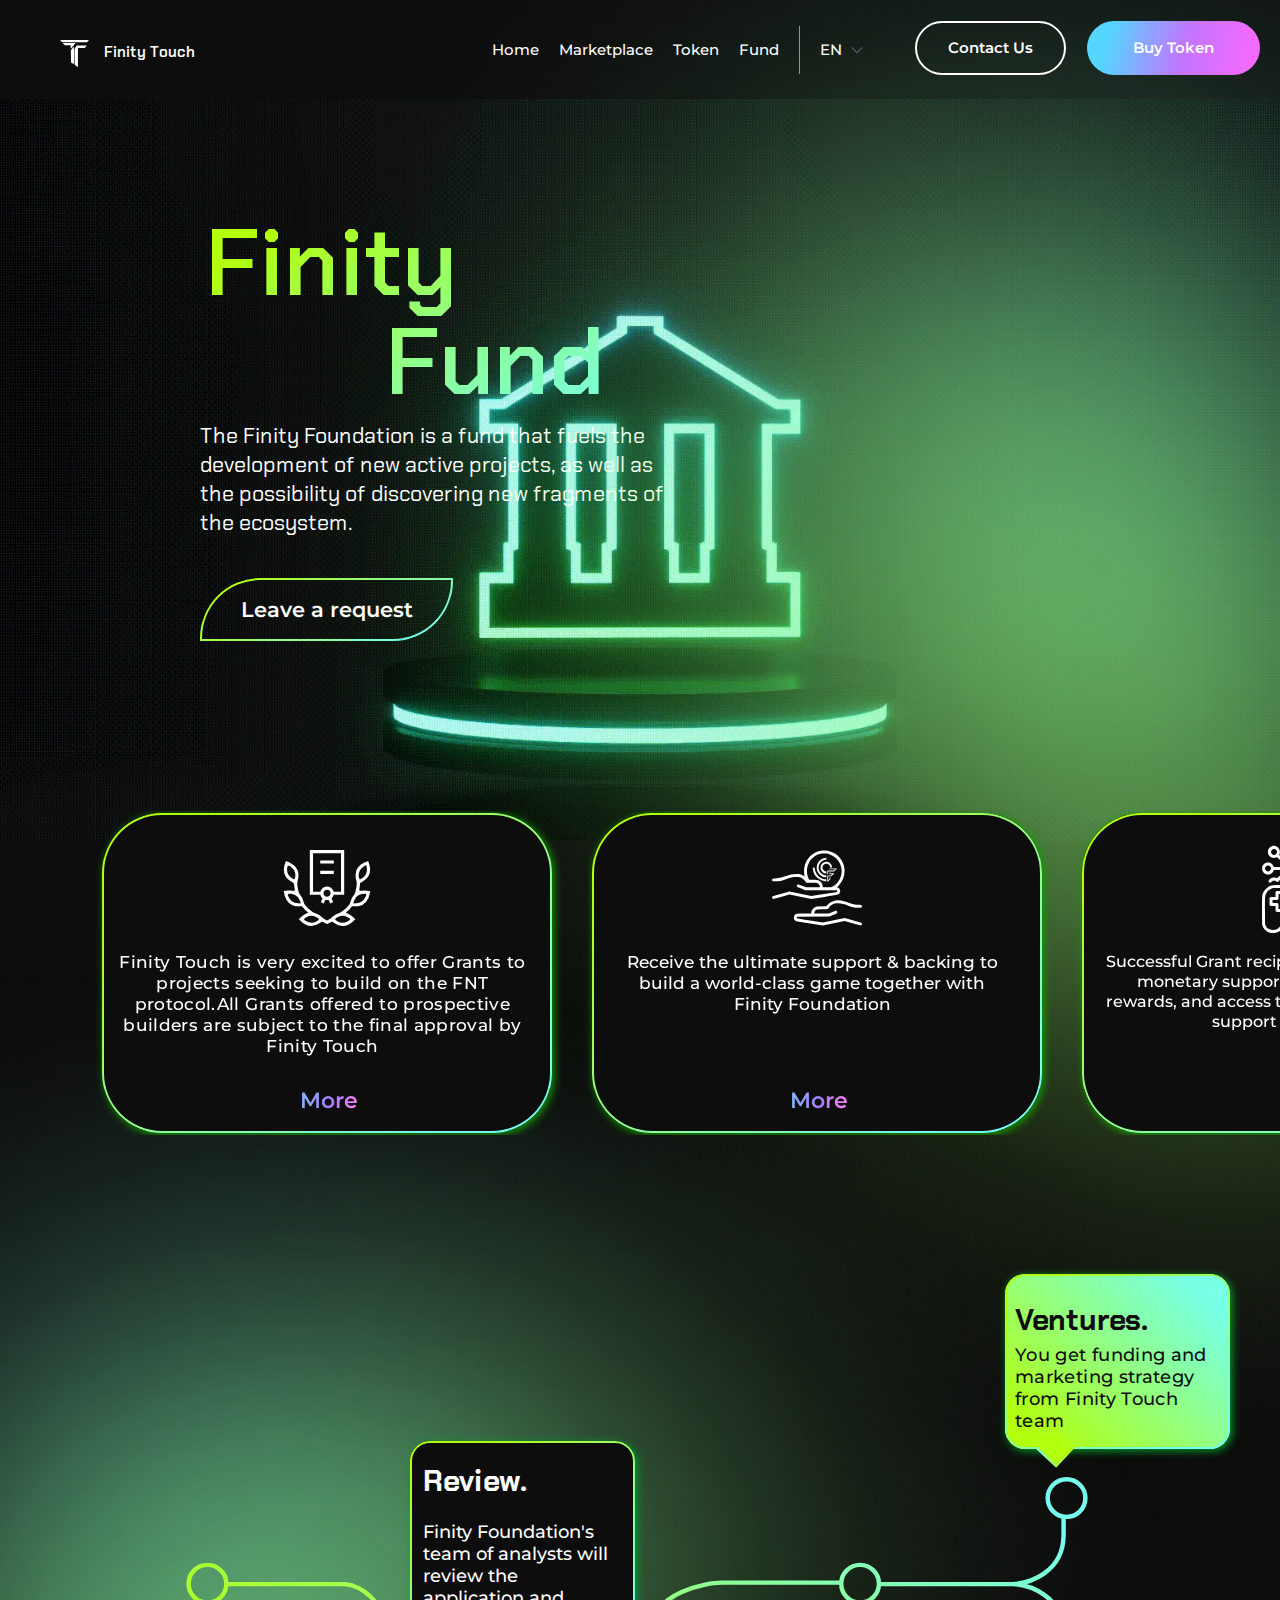
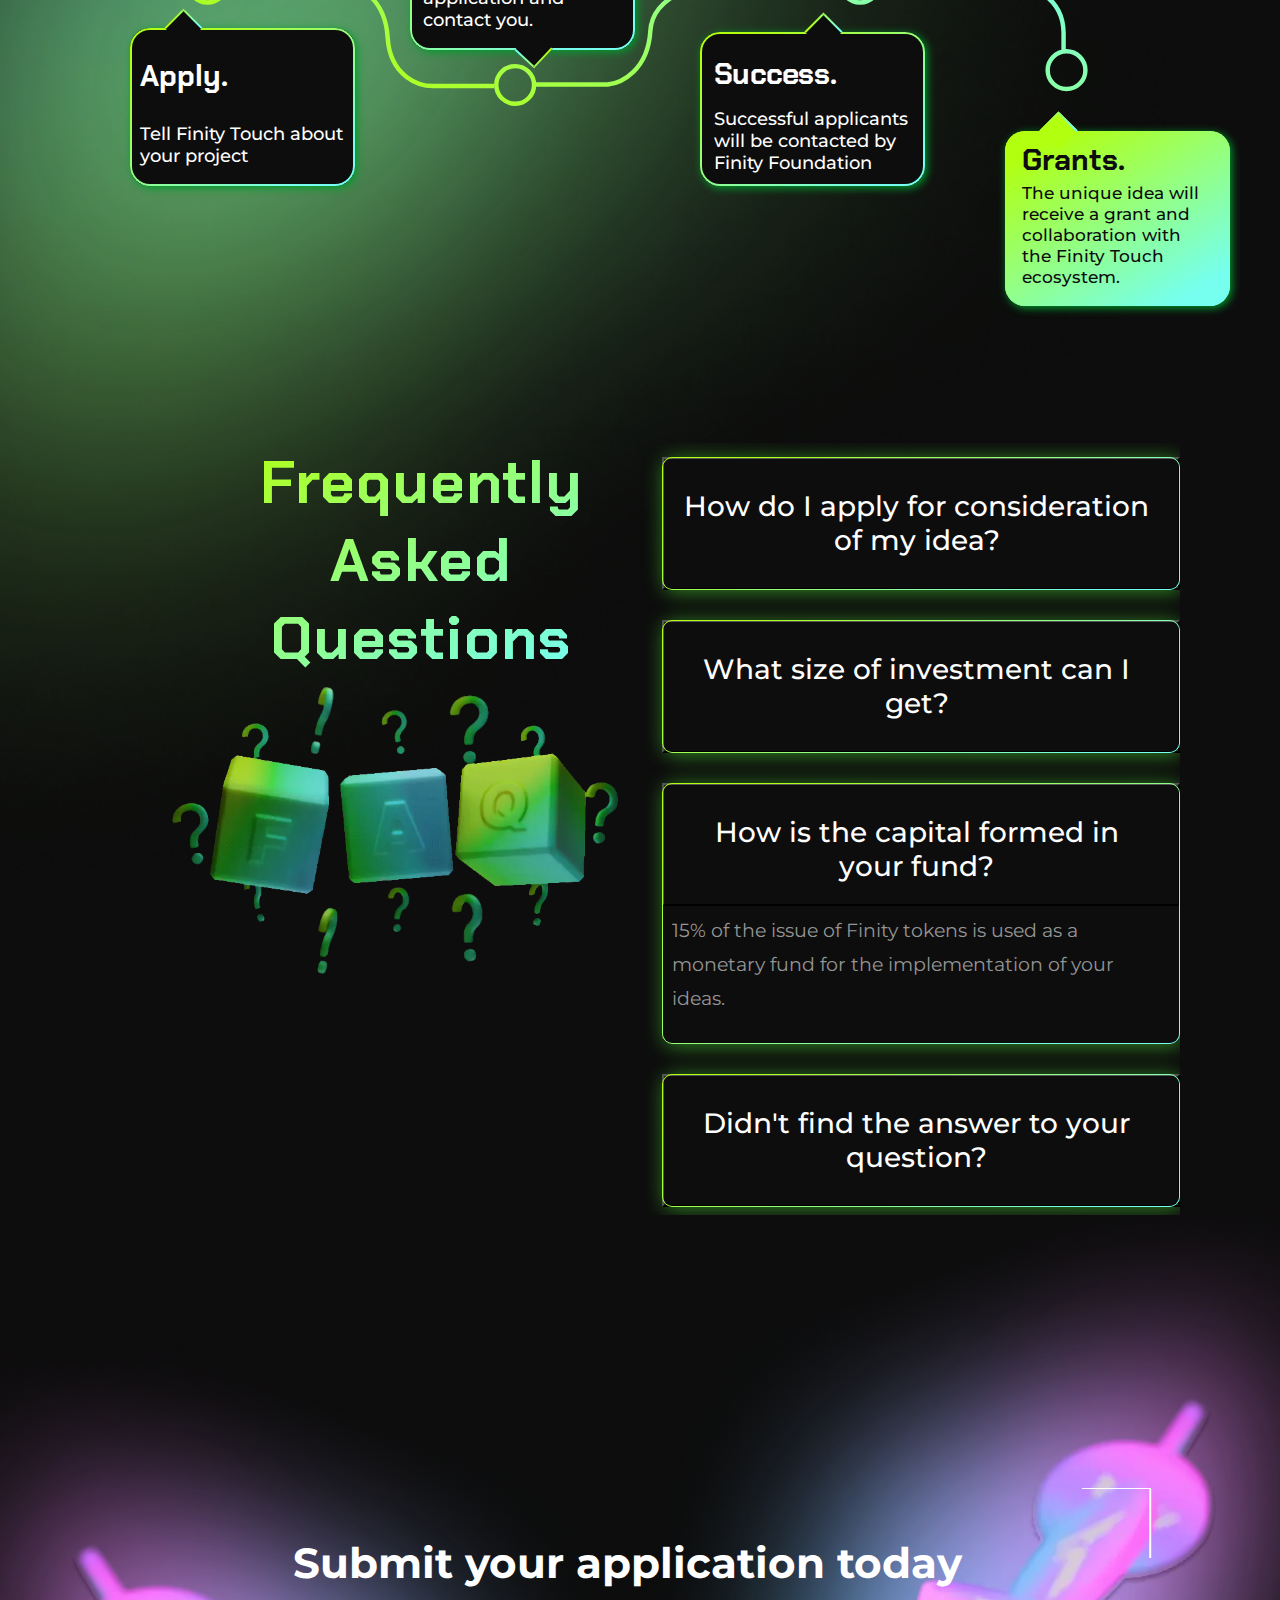
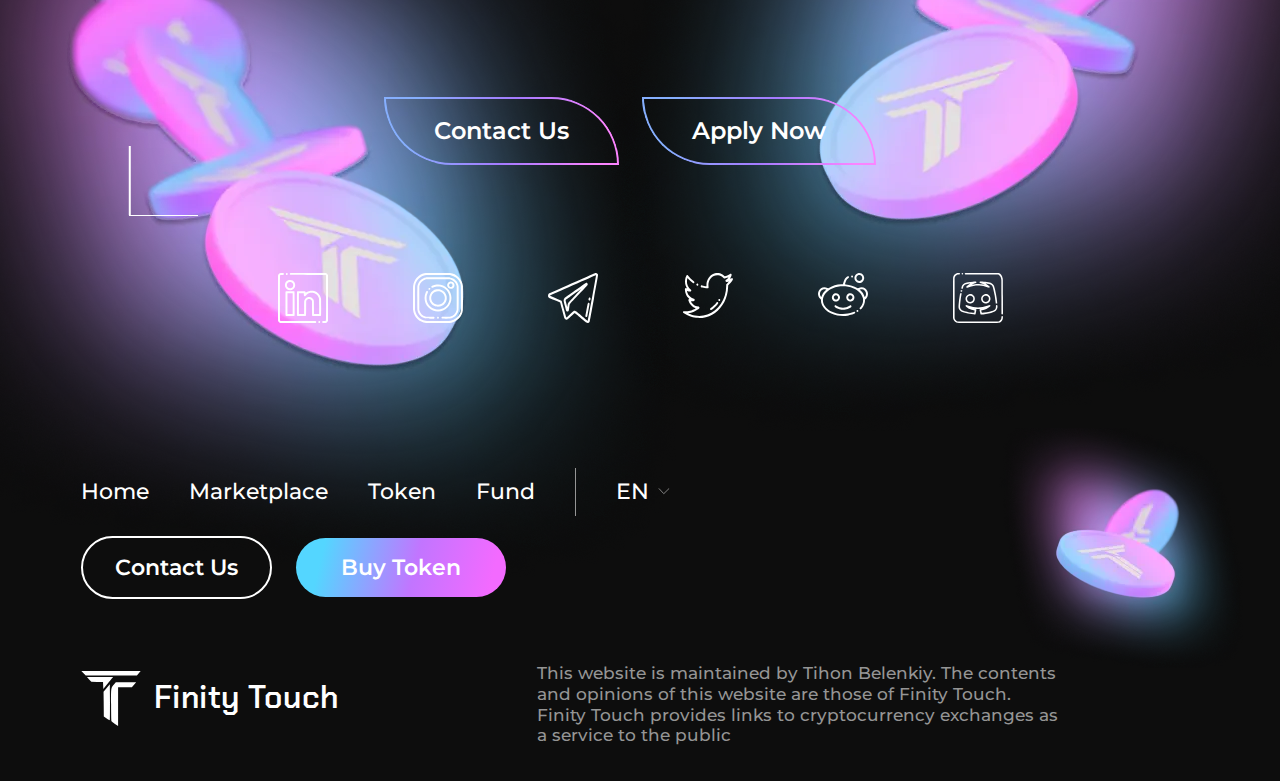
<file: docs/Fund.html>
<!DOCTYPE html>
<html lang="en">
<head>
    <meta charset="UTF-8">
    <meta http-equiv="X-UA-Compatible" content="IE=edge">
    <meta name="viewport" content="width=device-width, initial-scale=1.0">

    <title>Token Page</title>

    <!-- bootstrap -->
    <link href="https://cdn.jsdelivr.net/npm/bootstrap@5.2.3/dist/css/bootstrap.min.css?_v=20230414181714" rel="stylesheet"
        integrity="sha384-rbsA2VBKQhggwzxH7pPCaAqO46MgnOM80zW1RWuH61DGLwZJEdK2Kadq2F9CUG65" crossorigin="anonymous">
    <script src="https://cdn.jsdelivr.net/npm/@popperjs/core@2.11.6/dist/umd/popper.min.js?_v=20230414181714"
        integrity="sha384-oBqDVmMz9ATKxIep9tiCxS/Z9fNfEXiDAYTujMAeBAsjFuCZSmKbSSUnQlmh/jp3"
        crossorigin="anonymous"></script>
    <script src="https://cdn.jsdelivr.net/npm/bootstrap@5.2.3/dist/js/bootstrap.min.js?_v=20230414181714"
        integrity="sha384-cuYeSxntonz0PPNlHhBs68uyIAVpIIOZZ5JqeqvYYIcEL727kskC66kF92t6Xl2V"
        crossorigin="anonymous"></script>

    <link rel="stylesheet" href="https://maxcdn.bootstrapcdn.com/bootstrap/4.0.0/css/bootstrap.min.css?_v=20230414181714"
        integrity="sha384-Gn5384xqQ1aoWXA+058RXPxPg6fy4IWvTNh0E263XmFcJlSAwiGgFAW/dAiS6JXm" crossorigin="anonymous">

    <script src="https://code.jquery.com/jquery-3.6.3.slim.js?_v=20230414181714"
        integrity="sha256-DKU1CmJ8kBuEwumaLuh9Tl/6ZB6jzGOBV/5YpNE2BWc=" crossorigin="anonymous"></script>
    <script src="https://cdn.jsdelivr.net/npm/bootstrap@4.6.2/dist/js/bootstrap.min.js?_v=20230414181714"
        integrity="sha384-+sLIOodYLS7CIrQpBjl+C7nPvqq+FbNUBDunl/OZv93DB7Ln/533i8e/mZXLi/P+"
        crossorigin="anonymous"></script>
    <link rel="stylesheet" href="https://cdn.jsdelivr.net/npm/bootstrap-icons@1.10.3/font/bootstrap-icons.css?_v=20230414181714">


    <!-- font -->
    <link rel="preconnect" href="https://fonts.googleapis.com">
    <link rel="preconnect" href="https://fonts.gstatic.com" crossorigin>
    <link
        href="https://fonts.googleapis.com/css2?family=Chakra+Petch:wght@400;500;600;700&family=Montserrat:wght@400;500;600;700&display=swap&_v=20230414181714"
        rel="stylesheet">


    <!-- swiper -->
    <link rel="stylesheet" href="https://cdn.jsdelivr.net/npm/swiper@9/swiper-bundle.min.css?_v=20230414181714" />

    <link rel="stylesheet" href="styles/style.min.css?_v=20230414181714">
</head>

<body class="container-fluid p-0 Fund">
    <header id='header' class="container-fluid header p-0 d-flex justify-content-start">
    <div class="header__wrap align-items-center w-100">

        <nav class="navbar navigation navbar-expand-lg navbar-dark p-0 justify-content-between">
            <div class="d-flex justify-content-between navigation__collapse">
                <a class="logo navbar-brand align-items-center d-flex p-0 m-0" href="#">
                    <img class="logo__image" src="img/logo.svg" alt="logo">
                    Finity Touch
                </a>
                <button class="navbar-toggler navigation__btn order-lg-2 order-md-2 order-sm-1" type="button"
                    data-toggle="collapse" data-target="#navbarSupportedContent" aria-controls="navbarSupportedContent"
                    aria-expanded="false" aria-label="Toggle navigation">
                    <span class="navbar__icon"></span>
                    <span class="navbar__icon"></span>
                    <span class="navbar__icon"></span>
                </button>
            </div>
            <div class="collapse navbar-collapse order-lg-1 order-md-1 order-sm-2 justify-content-end"
                id="navbarSupportedContent">
                <div class="d-flex align-items-center justify-content-between navbar-collapse__item">
                    <div class="d-flex align-items-center">
    <ul class="navbar-nav navigation__list p-0">
        <li class="nav-item navigation__item">
            <a class="nav-link navigation__link p-0" href="index.html">Home</a>
        </li>
        <li class="nav-item navigation__item">
            <a class="nav-link navigation__link p-0" href="Merketplace.html">Marketplace</a>
        </li>
        <li class="nav-item navigation__item">
            <a class="nav-link navigation__link p-0" href="TokenPage.html">Token</a>
        </li>
        <li class="nav-item navigation__item">
            <a class="nav-link navigation__link p-0" href="Fund.html">Fund</a>
        </li>
    </ul>

    <div class="language__wrap">
        <div class="btn-group" role="group">
            <button type="button" class="language d-flex align-items-center" data-bs-toggle="dropdown"
                aria-expanded="false">
                <span class="language_show">EN</span>
                <img class="downarrow" src="img/arrows/downarrow.svg" alt="downarrow">
            </button>
            <ul class="dropdown-menu language__menu">
                <li><a class="dropdown-item language__item" data-value="1" href="#">EN</a></li>
                <li><a class="dropdown-item language__item" data-value="2" href="#">UA</a></li>
            </ul>
        </div>
    </div>
</div>

                    <div class="header__buttons p-0 justify-content-end">
                        <button class="contact-button">Contact Us</button>
                        <button class="contact-button contact-button_active">Buy Token</button>
                    </div>
                </div>
            </div>
        </nav>
    </div>
</header>

    <section class="token-hero">
        <!-- <picture><source srcset="img/token-main3.webp" type="image/webp"><img class="token-hero__image" src="img/token-main3.png" alt="token"></picture> -->
        <picture><source srcset="img/spots/fund_spot_1.webp" type="image/webp"><img class="spot" src="img/spots/fund_spot_1.png" alt="token spot"></picture>
        <div class="token-hero__wrap">
            <h1 class="hero__title"><span class="hero__title_first">Finity</span> <br>
                <span class="hero__title_second">Fund</span>
            </h1>

            <p class="token-hero__text">The Finity Foundation is a fund that fuels the development of new active
                projects, as well as the possibility of discovering new fragments of the ecosystem.</p>

            <button class="hero-button">Leave a request</button>
        </div>

        <section class="token-ideas ideas container-fluid p-0">
            <div class="ideas__wrap">
                <h2 class="section__title visibility-hidden">ideas</h2>

                <div class="swiper token-ideas__swiper ideas__swiper">
                    <div class="swiper-wrapper">
                        <div class="swiper-slide">
                            <div class="ideas__item">
                                <img class="ideas__icon" src="img/icons/lider.svg" alt="Marketplace icon">

                                <p class="ideas__text">Finity Touch is very excited to offer Grants to projects seeking
                                    to build on the FNT protocol.All Grants offered to prospective builders are subject
                                    to the final approval by Finity Touch</p>
                                <a class="more-btn" href="#">More</a>
                            </div>
                        </div>
                        <div class="swiper-slide">
                            <div class="ideas__item">
                                <img class="ideas__icon" src="img/icons/Fund.svg" alt="Fund icon">

                                <p class="ideas__text">Receive the ultimate support & backing to build a world-class
                                    game together with
                                    Finity Foundation</p>
                                <a class="more-btn" href="#">More</a>
                            </div>
                        </div>
                        <div class="swiper-slide">
                            <div class="ideas__item">
                                <img class="ideas__icon" src="img/icons/Games.svg" alt="Games icon">

                                <p class="ideas__text">Successful Grant recipients will receive access to monetary
                                    support, milestone-based FNT rewards, and access to deep blockchain gaming support
                                    and expertise</p>
                                <a class="more-btn" href="#">More</a>
                            </div>
                        </div>
                    </div>

                </div>
            </div>
        </section>
    </section>

    <section class="map container-fluid p-0">
        <div class="map__wrap">
            <picture><source srcset="img/spots/fund_spot_2.webp" type="image/webp"><img class="spot" src="img/spots/fund_spot_2.png" alt="spot"></picture>
            <h2 class="section__title visibility-hidden">roadmap</h2>

            <div class="map__container">
                <img class="map__image" src="img/map-road.svg" alt="map road">
                <div class="map__road">
                    <div class="map__item map__item_one">
                        <h4 class="map__caption">Apply.</h4>
                        <p class="map__text">Tell Finity Touch about your project</p>
                    </div>

                    <div class="map__item map__item_bottom map__item_s">
                        <h4 class="map__caption">Review.</h4>
                        <p class="map__text">Finity Foundation's team of analysts will review the application and
                            contact
                            you.</p>
                    </div>

                    <div class="map__item map__item_th">
                        <h4 class="map__caption">Success.</h4>
                        <p class="map__text">Successful applicants will be contacted by Finity Foundation</p>
                    </div>

                    <div class="map__item map__item_bottom map__item_four map__item_fill">
                        <h4 class="map__caption">Ventures.</h4>
                        <p class="map__text">You get funding and marketing strategy from Finity Touch team</p>
                    </div>

                    <div class="map__item  map__item_fill map__item_f">
                        <h4 class="map__caption">Grants.</h4>
                        <p class="map__text">The unique idea will receive a grant and collaboration with the Finity
                            Touch
                            ecosystem.</p>
                    </div>
                </div>
            </div>
            <div class="map__list">
                <div class="map__l-item">
                    <h4 class="map__caption">Apply.</h4>
                    <p class="map__text">Tell Finity Touch about your project</p>
                </div>
                <div class="map__l-item map__l-item_sc">
                    <h4 class="map__caption">Review.</h4>
                    <p class="map__text">Finity Foundation's team of analysts will review the application and
                        contact
                        you.</p>
                </div>
                <div class="map__l-item">
                    <h4 class="map__caption">Success.</h4>
                    <p class="map__text">Successful applicants will be contacted by Finity Foundation</p>
                </div>

                <div class="map__l-item map__item_fill">
                    <h4 class="map__caption">Grants.</h4>
                    <p class="map__text">You get funding and marketing strategy from Finity Touch team</p>
                </div>
                <div class="map__l-item map__item_fill">
                    <h4 class="map__caption">Ventures.</h4>
                    <p class="map__text">Access to investmen opportunities with Finity Touch team</p>
                </div>
            </div>
        </div>
    </section>

    <section class="faq container-fluid p-0">
        <div class="faq__wrap">

            <div class="row container-fluid p-0 m-0 faq__container">
                <div class="col-xl p-0 col-lg-12 faq__first-col">
                    <h2 class="section__title m-0">Frequently Asked Questions</h2>
                    <picture><source srcset="img/FAQ2.webp" type="image/webp"><img class="faq__img" src="img/FAQ2.png" alt="faq"></picture>
                </div>

                <div class="accordion faq__accordion col-xl p-0" id="accordionExample">
                    <div class="accordion-item">
                        <h4 class="accordion-header" id="headingOne">
                            <button class="accordion-button collapsed" type="button" data-bs-toggle="collapse"
                                data-bs-target="#collapseOne" aria-expanded="true" aria-controls="collapseOne">
                                How do I apply for consideration of my idea?
                            </button>
                        </h4>
                        <div id="collapseOne" class="accordion-collapse collapse" aria-labelledby="headingOne"
                            data-bs-parent="#accordionExample">
                            <div class="accordion-body">
                                15% of the issue of Finity tokens is used as a monetary fund for the implementation of
                                your ideas.
                            </div>
                        </div>
                    </div>
                    <div class="accordion-item">
                        <h4 class="accordion-header" id="headingTwo">
                            <button class="accordion-button collapsed" type="button" data-bs-toggle="collapse"
                                data-bs-target="#collapseTwo" aria-expanded="false" aria-controls="collapseTwo">
                                What size of investment can I get?
                            </button>
                        </h4>
                        <div id="collapseTwo" class="accordion-collapse collapse" aria-labelledby="headingTwo"
                            data-bs-parent="#accordionExample">
                            <div class="accordion-body">
                                15% of the issue of Finity tokens is used as a monetary fund for the implementation of
                                your ideas.
                            </div>
                        </div>
                    </div>
                    <div class="accordion-item">
                        <h4 class="accordion-header" id="headingThree">
                            <button class="accordion-button " type="button" data-bs-toggle="collapse"
                                data-bs-target="#collapseThree" aria-expanded="false" aria-controls="collapseThree">
                                How is the capital formed in your fund?
                            </button>
                        </h4>
                        <div id="collapseThree" class="accordion-collapse collapse show" aria-labelledby="headingThree"
                            data-bs-parent="#accordionExample">
                            <div class="accordion-body">
                                15% of the issue of Finity tokens is used as a monetary fund for the implementation of
                                your ideas.
                            </div>
                        </div>
                    </div>
                    <div class="accordion-item">
                        <h4 class="accordion-header" id="headingFour">
                            <button class="accordion-button collapsed" type="button" data-bs-toggle="collapse"
                                data-bs-target="#collapseFour" aria-expanded="false" aria-controls="collapseFour">
                                Didn't find the answer to your question?
                            </button>
                        </h4>
                        <div id="collapseFour" class="accordion-collapse collapse" aria-labelledby="headingFour"
                            data-bs-parent="#accordionExample">
                            <div class="accordion-body">
                                15% of the issue of Finity tokens is used as a monetary fund for the implementation of
                                your ideas.
                            </div>
                        </div>
                    </div>
                </div>

            </div>
        </div>
    </section>

    <section class="submit container-fluid p-0">
        <div class="submit__wrap">
            <picture><source srcset="img/tokens.webp" type="image/webp"><img class="submit__image submit__image_l" src="img/tokens.png" alt="tokens"></picture>
            <picture><source srcset="img/tokens.webp" type="image/webp"><img class="submit__image submit__image_r" src="img/tokens.png" alt="tokens"></picture>
            <div class="submit__container">
                <h2 class="section__title">Submit your application today</h2>
                <div class="submit__buttons">
                    <button class="submit__button">Contact Us</button>
                    <button class="submit__button">Apply Now</button>
                </div>
            </div>
            <ul class="socials__list">
                <li class="socials__item">
                    <a href="https://www.linkedin.com" target="_blank" rel="noopener noreferrer">
                        <img class="socials__icon" src="img/socials/LinkedIn.svg" alt="LinkedIn icon">
                    </a>
                </li>
                <li class="socials__item">
                    <a href="https://www.instagram.com" target="_blank" rel="noopener noreferrer">
                        <img class="socials__icon" src="img/socials/Instagram.svg" alt="Instagram icon">
                    </a>
                </li>
                <li class="socials__item">
                    <a href="https://web.telegram.org/z/" target="_blank" rel="noopener noreferrer">
                        <img class="socials__icon" src="img/socials/Telegram.svg" alt="Telegram icon">
                    </a>
                </li>
                <li class="socials__item">
                    <a href="https://twitter.com" target="_blank" rel="noopener noreferrer"></a>
                    <img class="socials__icon" src="img/socials/Twitter.svg" alt="Twitter icon">
                    </a>
                </li>

                <li class="socials__item">
                    <a href="https://www.reddit.com" target="_blank" rel="noopener noreferrer"></a>
                    <img class="socials__icon" src="img/socials/reddit.svg" alt="Reddit icon">
                    </a>
                </li>

                <li class="socials__item">
                    <a href="https://discord.com" target="_blank" rel="noopener noreferrer"></a>
                    <img class="socials__icon" src="img/socials/discord.svg" alt="Discord icon">
                    </a>
                </li>
            </ul>
        </div>
    </section>

    <footer id='footer' class="container-fluid footer p-0">
    <div class="footer__wrap">
        <div class="footer__first-row d-flex align-items-center justify-content-between">
            <nav class="navbar navigation navbar-expand-lg navbar-dark p-0 justify-content-between">
                <div class="d-flex align-items-center">
    <ul class="navbar-nav navigation__list p-0">
        <li class="nav-item navigation__item">
            <a class="nav-link navigation__link p-0" href="index.html">Home</a>
        </li>
        <li class="nav-item navigation__item">
            <a class="nav-link navigation__link p-0" href="Merketplace.html">Marketplace</a>
        </li>
        <li class="nav-item navigation__item">
            <a class="nav-link navigation__link p-0" href="TokenPage.html">Token</a>
        </li>
        <li class="nav-item navigation__item">
            <a class="nav-link navigation__link p-0" href="Fund.html">Fund</a>
        </li>
    </ul>

    <div class="language__wrap">
        <div class="btn-group" role="group">
            <button type="button" class="language d-flex align-items-center" data-bs-toggle="dropdown"
                aria-expanded="false">
                <span class="language_show">EN</span>
                <img class="downarrow" src="img/arrows/downarrow.svg" alt="downarrow">
            </button>
            <ul class="dropdown-menu language__menu">
                <li><a class="dropdown-item language__item" data-value="1" href="#">EN</a></li>
                <li><a class="dropdown-item language__item" data-value="2" href="#">UA</a></li>
            </ul>
        </div>
    </div>
</div>
            </nav>

            <div class="footer__buttons p-0 justify-content-end">
                <button class="contact-button">Contact Us</button>
                <button class="contact-button contact-button_active">Buy Token</button>
            </div>

            <!-- <div class="footer__second-row d-flex"> -->
            <a class="logo navbar-brand align-items-center d-flex p-0 m-0" href="#">
                <img class="logo__image" src="img/logo.svg" alt="logo">
                Finity Touch
            </a>

            <p class="footer__text d-flex">This website is maintained by Tihon Belenkiy. The contents and opinions
                of this
                website are those of Finity Touch. <br />
                Finity Touch provides links to cryptocurrency exchanges as a service to the public</p>
            <!-- </div> -->
        </div>

        <!-- <div class="footer__second-row d-flex">
            <a class="logo navbar-brand align-items-center d-flex p-0 m-0" href="#">
                <img class="logo__image" src="img/logo.svg" alt="logo">
                Finity Touch
            </a>

            <p class="footer__text">This website is maintained by Tihon Belenkiy. The contents and opinions of this
                website are those of Finity Touch.
                Finity Touch provides links to cryptocurrency exchanges as a service to the public</p>
        </div> -->

        <picture><source srcset="img/coins_footer.webp" type="image/webp"><img class="footer__image" src="img/coins_footer.png" alt="tokens"></picture>
    </div>
</footer>
    <!-- swiper -->
    <script src="https://cdn.jsdelivr.net/npm/swiper@9/swiper-bundle.min.js?_v=20230414181714"></script>
    <script src="scripts/main.min.js?_v=20230414181714"></script>
</body>

</html>
</file>
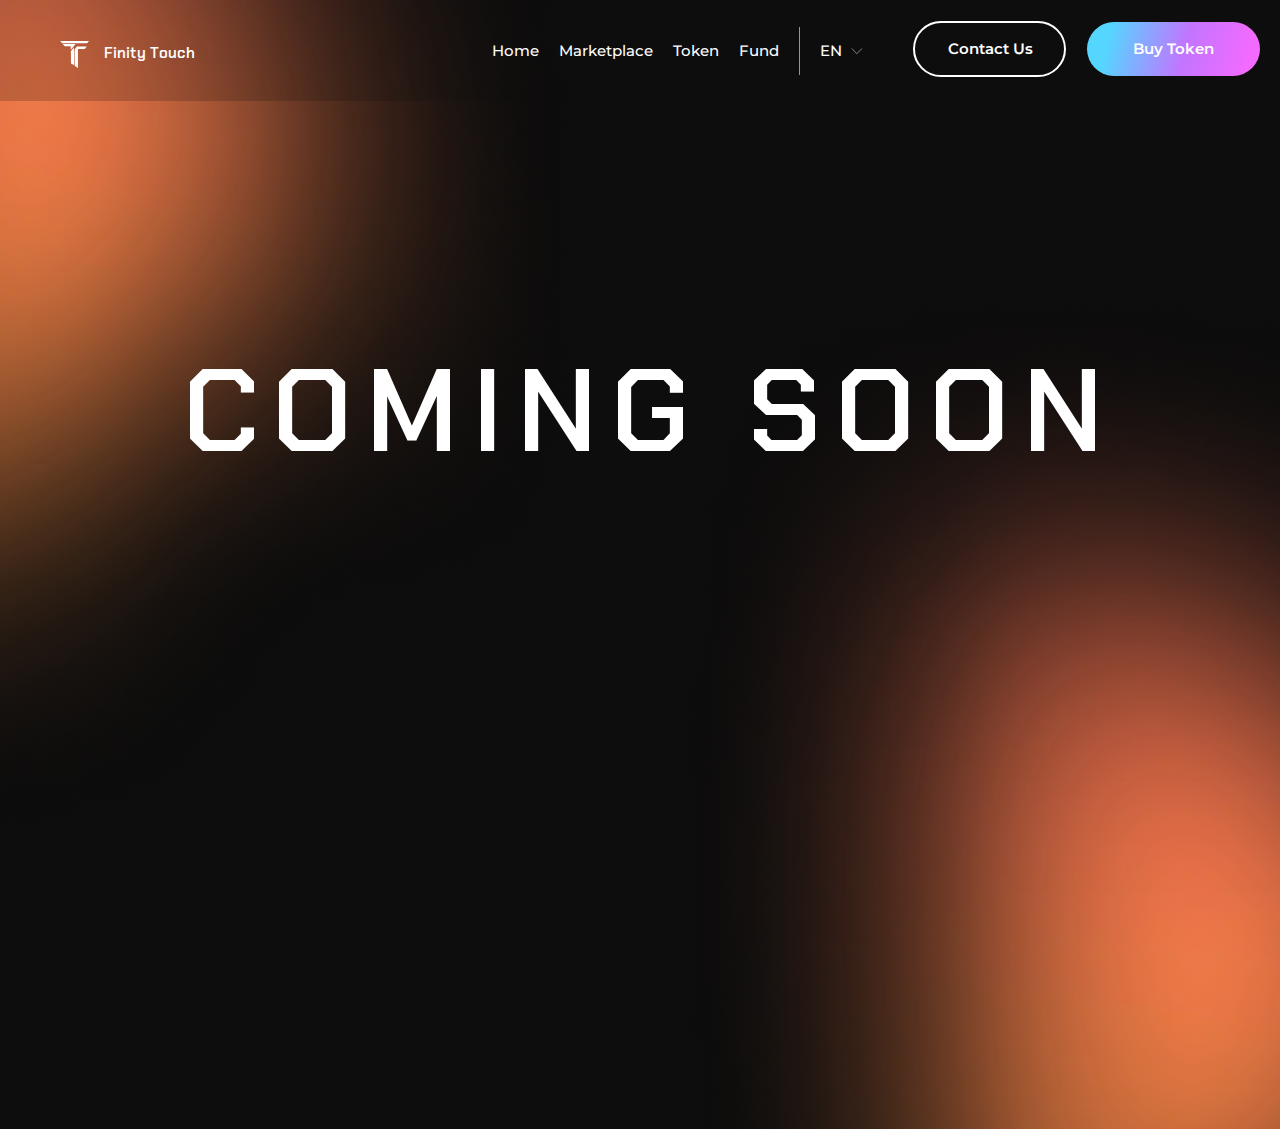
<file: docs/Merketplace.html>
<!DOCTYPE html>
<html lang="en">
<head>
    <meta charset="UTF-8">
    <meta http-equiv="X-UA-Compatible" content="IE=edge">
    <meta name="viewport" content="width=device-width, initial-scale=1.0">

    <title>Token Page</title>

    <!-- bootstrap -->
    <link href="https://cdn.jsdelivr.net/npm/bootstrap@5.2.3/dist/css/bootstrap.min.css?_v=20230414181714" rel="stylesheet"
        integrity="sha384-rbsA2VBKQhggwzxH7pPCaAqO46MgnOM80zW1RWuH61DGLwZJEdK2Kadq2F9CUG65" crossorigin="anonymous">
    <script src="https://cdn.jsdelivr.net/npm/@popperjs/core@2.11.6/dist/umd/popper.min.js?_v=20230414181714"
        integrity="sha384-oBqDVmMz9ATKxIep9tiCxS/Z9fNfEXiDAYTujMAeBAsjFuCZSmKbSSUnQlmh/jp3"
        crossorigin="anonymous"></script>
    <script src="https://cdn.jsdelivr.net/npm/bootstrap@5.2.3/dist/js/bootstrap.min.js?_v=20230414181714"
        integrity="sha384-cuYeSxntonz0PPNlHhBs68uyIAVpIIOZZ5JqeqvYYIcEL727kskC66kF92t6Xl2V"
        crossorigin="anonymous"></script>

    <link rel="stylesheet" href="https://maxcdn.bootstrapcdn.com/bootstrap/4.0.0/css/bootstrap.min.css?_v=20230414181714"
        integrity="sha384-Gn5384xqQ1aoWXA+058RXPxPg6fy4IWvTNh0E263XmFcJlSAwiGgFAW/dAiS6JXm" crossorigin="anonymous">

    <script src="https://code.jquery.com/jquery-3.6.3.slim.js?_v=20230414181714"
        integrity="sha256-DKU1CmJ8kBuEwumaLuh9Tl/6ZB6jzGOBV/5YpNE2BWc=" crossorigin="anonymous"></script>
    <script src="https://cdn.jsdelivr.net/npm/bootstrap@4.6.2/dist/js/bootstrap.min.js?_v=20230414181714"
        integrity="sha384-+sLIOodYLS7CIrQpBjl+C7nPvqq+FbNUBDunl/OZv93DB7Ln/533i8e/mZXLi/P+"
        crossorigin="anonymous"></script>
    <link rel="stylesheet" href="https://cdn.jsdelivr.net/npm/bootstrap-icons@1.10.3/font/bootstrap-icons.css?_v=20230414181714">


    <!-- font -->
    <link rel="preconnect" href="https://fonts.googleapis.com">
    <link rel="preconnect" href="https://fonts.gstatic.com" crossorigin>
    <link
        href="https://fonts.googleapis.com/css2?family=Chakra+Petch:wght@400;500;600;700&family=Montserrat:wght@400;500;600;700&display=swap&_v=20230414181714"
        rel="stylesheet">


    <!-- swiper -->
    <link rel="stylesheet" href="https://cdn.jsdelivr.net/npm/swiper@9/swiper-bundle.min.css?_v=20230414181714" />

    <link rel="stylesheet" href="styles/style.min.css?_v=20230414181714">
</head>

<body class="container-fluid p-0 Marcetplace">
    <header id='header' class="container-fluid header p-0 d-flex justify-content-start">
    <div class="header__wrap align-items-center w-100">

        <nav class="navbar navigation navbar-expand-lg navbar-dark p-0 justify-content-between">
            <div class="d-flex justify-content-between navigation__collapse">
                <a class="logo navbar-brand align-items-center d-flex p-0 m-0" href="#">
                    <img class="logo__image" src="img/logo.svg" alt="logo">
                    Finity Touch
                </a>
                <button class="navbar-toggler navigation__btn order-lg-2 order-md-2 order-sm-1" type="button"
                    data-toggle="collapse" data-target="#navbarSupportedContent" aria-controls="navbarSupportedContent"
                    aria-expanded="false" aria-label="Toggle navigation">
                    <span class="navbar__icon"></span>
                    <span class="navbar__icon"></span>
                    <span class="navbar__icon"></span>
                </button>
            </div>
            <div class="collapse navbar-collapse order-lg-1 order-md-1 order-sm-2 justify-content-end"
                id="navbarSupportedContent">
                <div class="d-flex align-items-center justify-content-between navbar-collapse__item">
                    <div class="d-flex align-items-center">
    <ul class="navbar-nav navigation__list p-0">
        <li class="nav-item navigation__item">
            <a class="nav-link navigation__link p-0" href="index.html">Home</a>
        </li>
        <li class="nav-item navigation__item">
            <a class="nav-link navigation__link p-0" href="Merketplace.html">Marketplace</a>
        </li>
        <li class="nav-item navigation__item">
            <a class="nav-link navigation__link p-0" href="TokenPage.html">Token</a>
        </li>
        <li class="nav-item navigation__item">
            <a class="nav-link navigation__link p-0" href="Fund.html">Fund</a>
        </li>
    </ul>

    <div class="language__wrap">
        <div class="btn-group" role="group">
            <button type="button" class="language d-flex align-items-center" data-bs-toggle="dropdown"
                aria-expanded="false">
                <span class="language_show">EN</span>
                <img class="downarrow" src="img/arrows/downarrow.svg" alt="downarrow">
            </button>
            <ul class="dropdown-menu language__menu">
                <li><a class="dropdown-item language__item" data-value="1" href="#">EN</a></li>
                <li><a class="dropdown-item language__item" data-value="2" href="#">UA</a></li>
            </ul>
        </div>
    </div>
</div>

                    <div class="header__buttons p-0 justify-content-end">
                        <button class="contact-button">Contact Us</button>
                        <button class="contact-button contact-button_active">Buy Token</button>
                    </div>
                </div>
            </div>
        </nav>
    </div>
</header>
    <picture><source srcset="img/spots/Merketplace_spot_1.webp" type="image/webp"><img class="spot spot_l" src="img/spots/Merketplace_spot_1.png" alt="spot"></picture>
    <picture><source srcset="img/spots/Merketplace_spot_2.webp" type="image/webp"><img class="spot spot_r" src="img/spots/Merketplace_spot_2.png" alt="spot"></picture>
    <div class="Marcetplace__wrap">
        <p class="commingSoon">COMING SOON</p>
    </div>
    <script src="scripts/main.min.js?_v=20230414181714"></script>
</body>

</html>
</file>
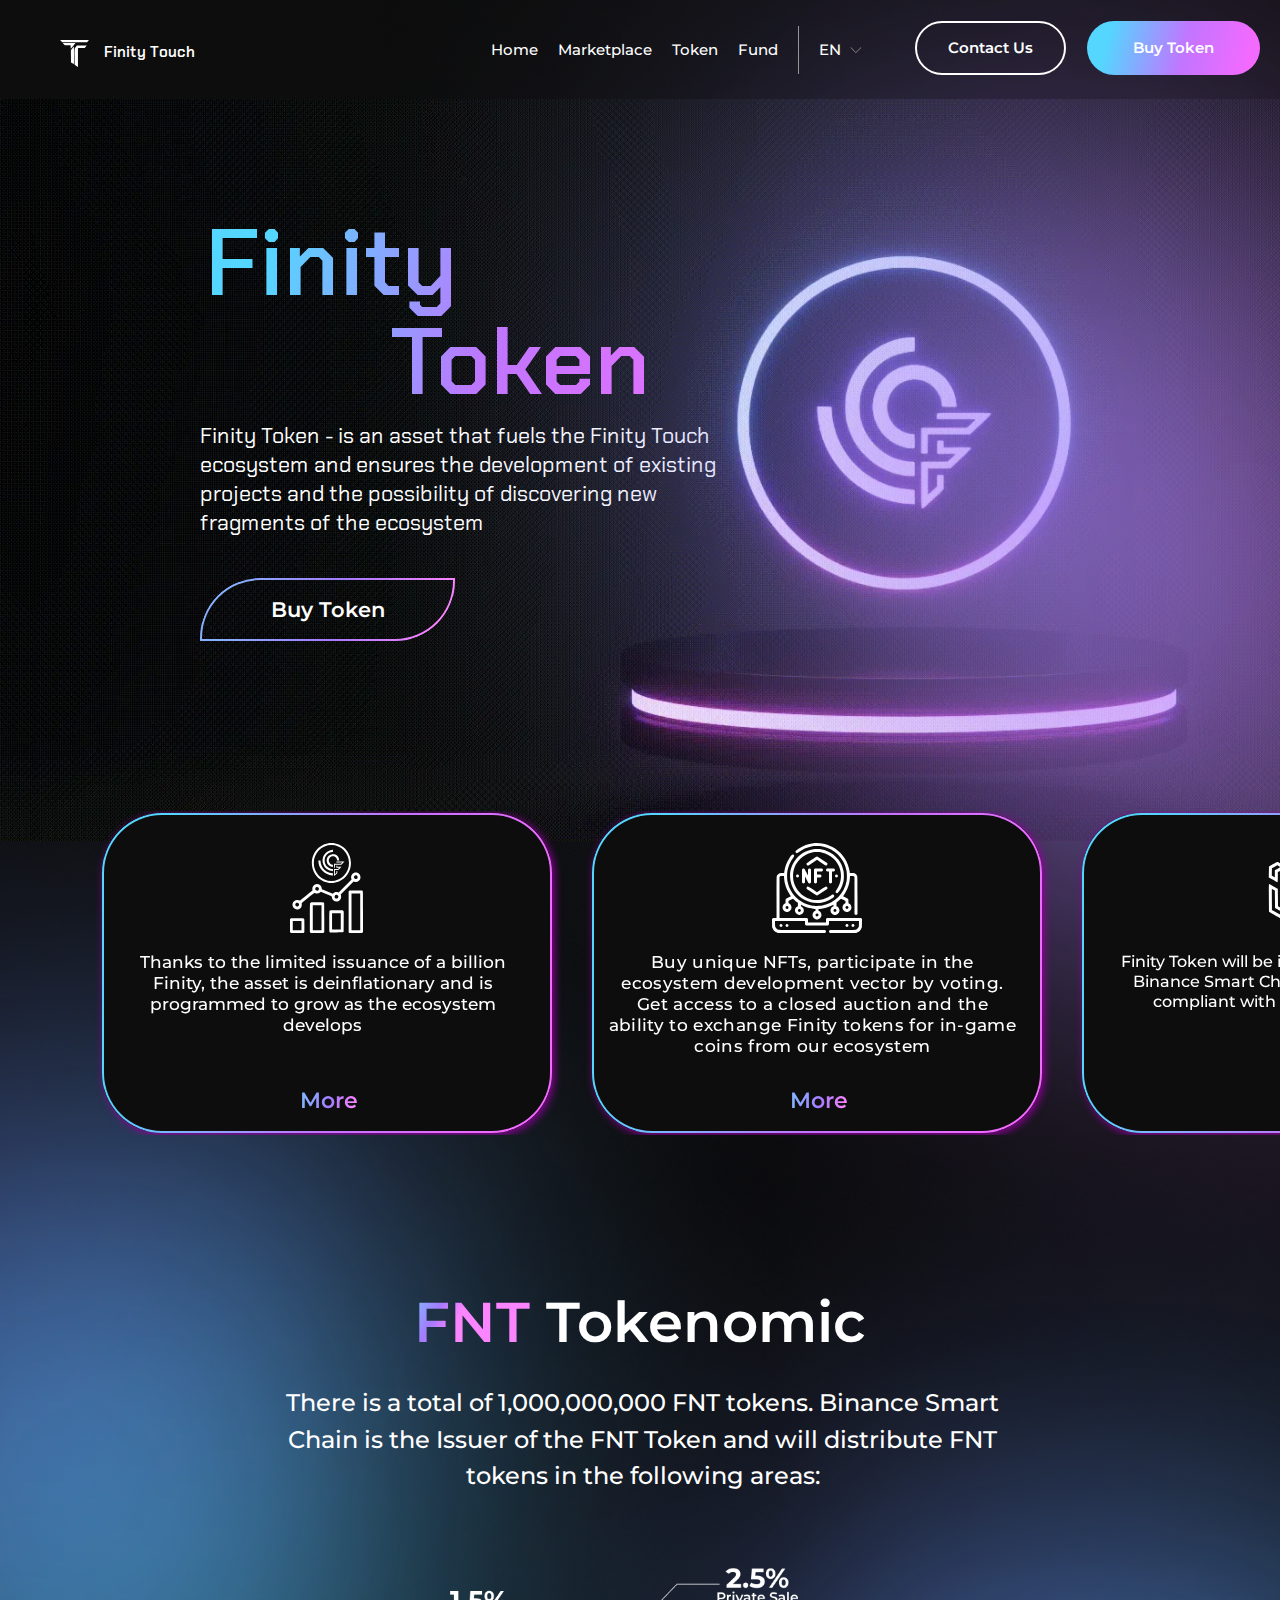
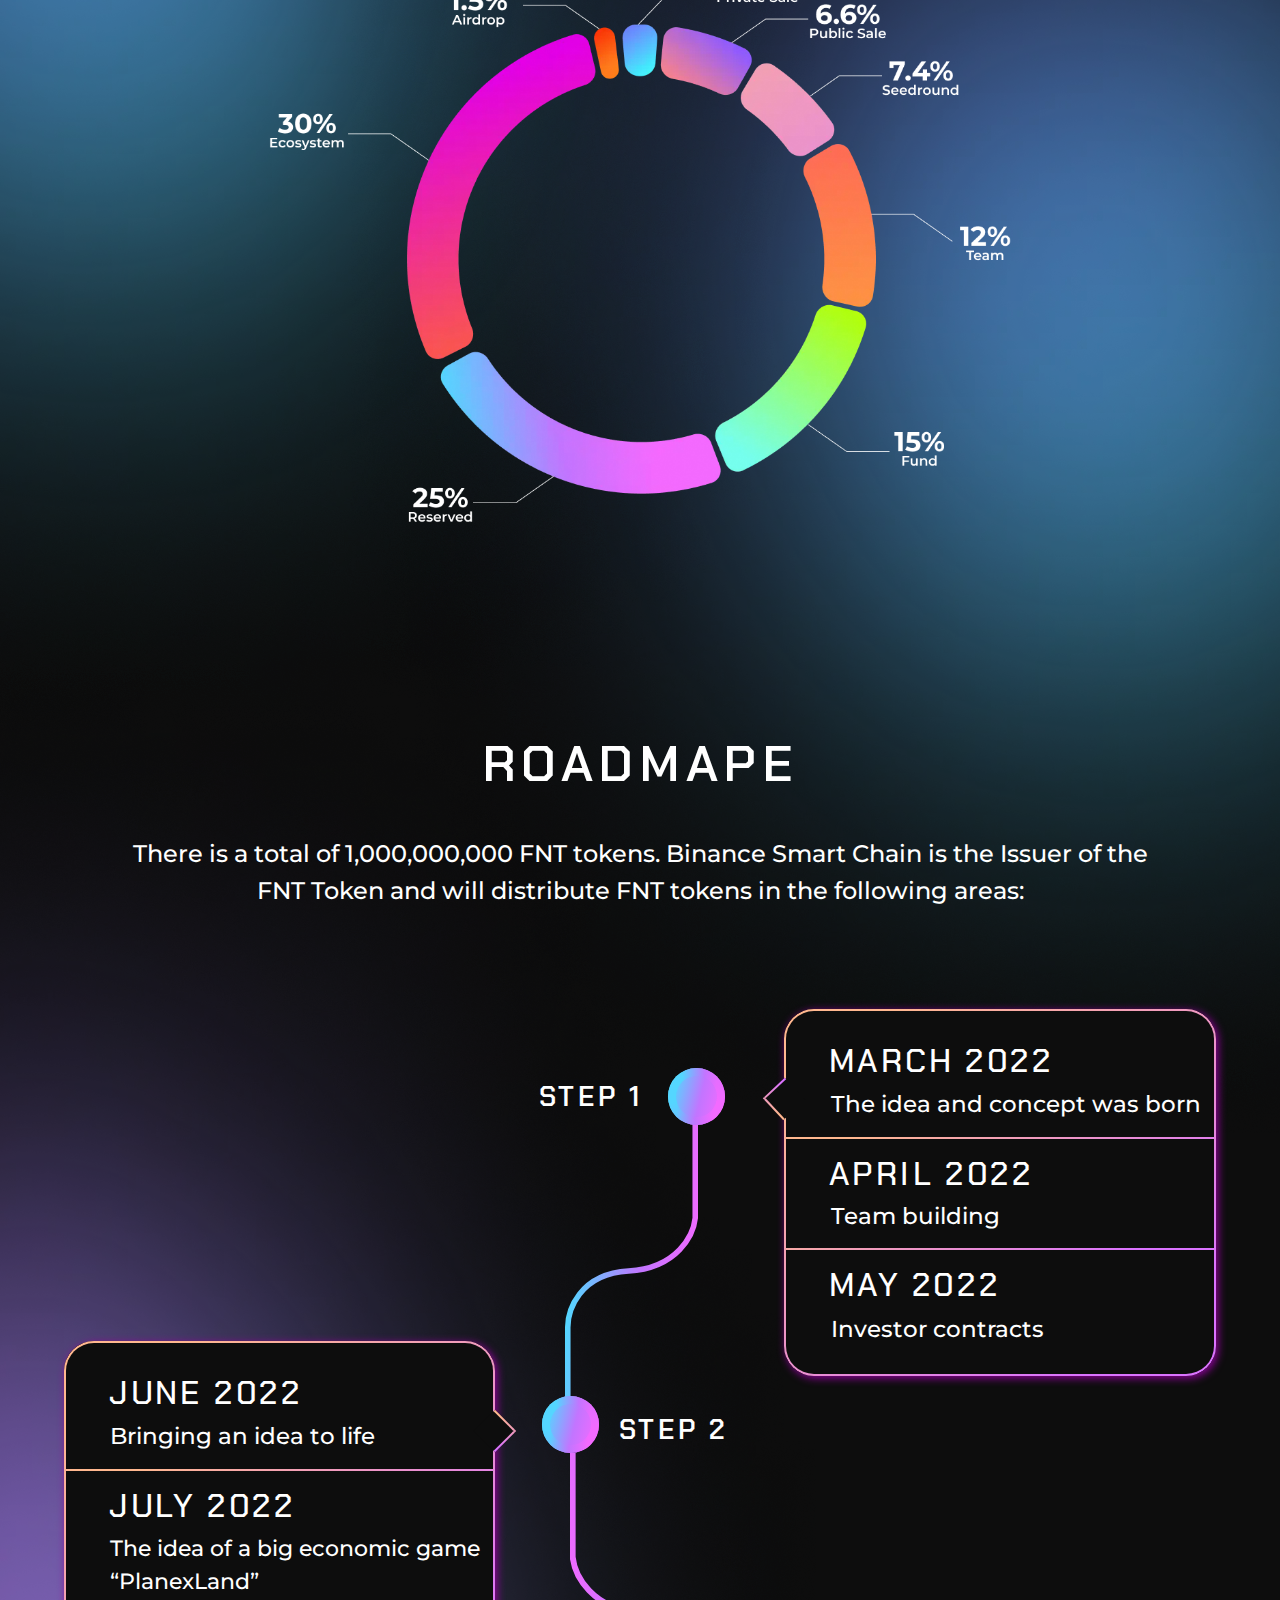
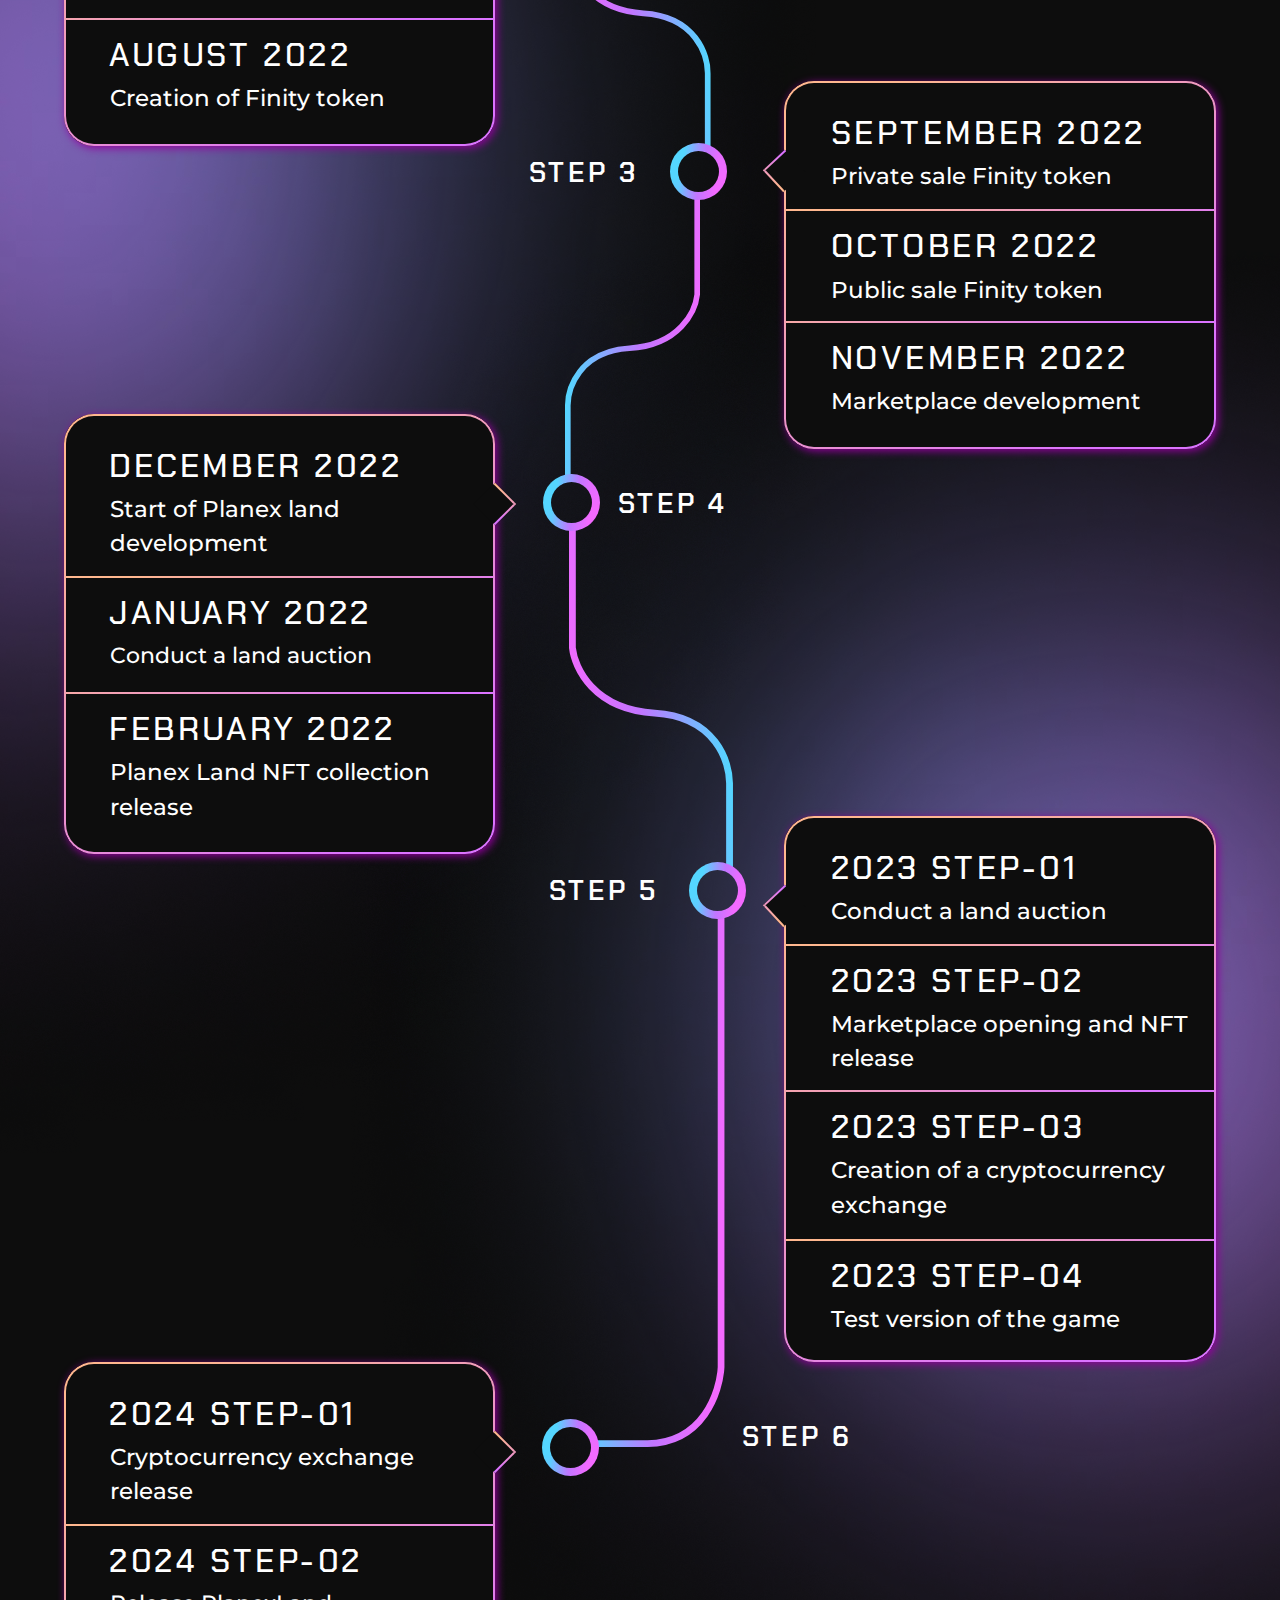
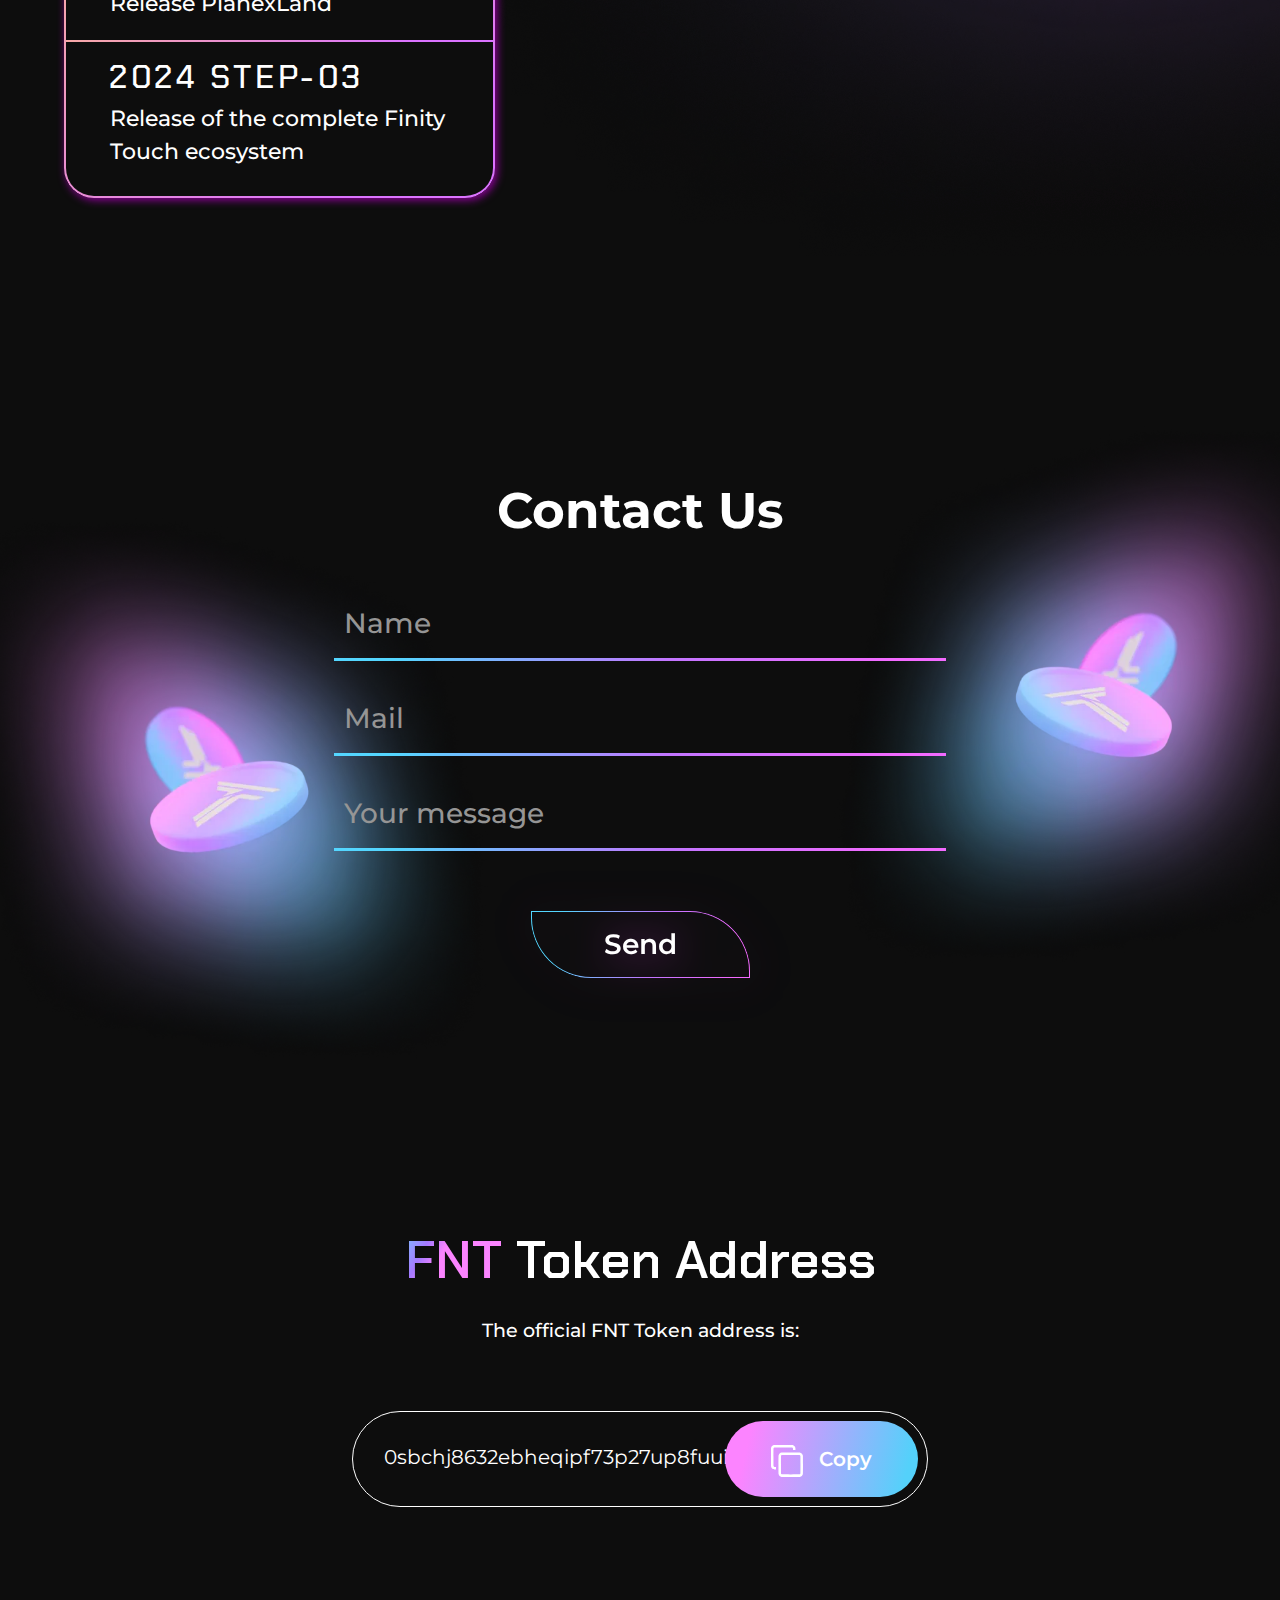
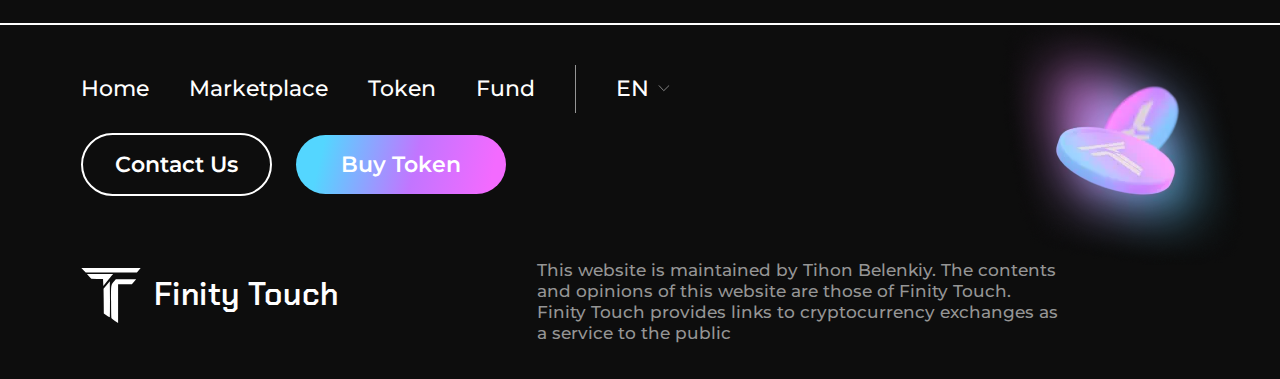
<file: docs/TokenPage.html>
<!DOCTYPE html>
<html lang="en">
<head>
    <meta charset="UTF-8">
    <meta http-equiv="X-UA-Compatible" content="IE=edge">
    <meta name="viewport" content="width=device-width, initial-scale=1.0">

    <title>Token Page</title>

    <!-- bootstrap -->
    <link href="https://cdn.jsdelivr.net/npm/bootstrap@5.2.3/dist/css/bootstrap.min.css?_v=20230414181714" rel="stylesheet"
        integrity="sha384-rbsA2VBKQhggwzxH7pPCaAqO46MgnOM80zW1RWuH61DGLwZJEdK2Kadq2F9CUG65" crossorigin="anonymous">
    <script src="https://cdn.jsdelivr.net/npm/@popperjs/core@2.11.6/dist/umd/popper.min.js?_v=20230414181714"
        integrity="sha384-oBqDVmMz9ATKxIep9tiCxS/Z9fNfEXiDAYTujMAeBAsjFuCZSmKbSSUnQlmh/jp3"
        crossorigin="anonymous"></script>
    <script src="https://cdn.jsdelivr.net/npm/bootstrap@5.2.3/dist/js/bootstrap.min.js?_v=20230414181714"
        integrity="sha384-cuYeSxntonz0PPNlHhBs68uyIAVpIIOZZ5JqeqvYYIcEL727kskC66kF92t6Xl2V"
        crossorigin="anonymous"></script>

    <link rel="stylesheet" href="https://maxcdn.bootstrapcdn.com/bootstrap/4.0.0/css/bootstrap.min.css?_v=20230414181714"
        integrity="sha384-Gn5384xqQ1aoWXA+058RXPxPg6fy4IWvTNh0E263XmFcJlSAwiGgFAW/dAiS6JXm" crossorigin="anonymous">

    <script src="https://code.jquery.com/jquery-3.6.3.slim.js?_v=20230414181714"
        integrity="sha256-DKU1CmJ8kBuEwumaLuh9Tl/6ZB6jzGOBV/5YpNE2BWc=" crossorigin="anonymous"></script>
    <script src="https://cdn.jsdelivr.net/npm/bootstrap@4.6.2/dist/js/bootstrap.min.js?_v=20230414181714"
        integrity="sha384-+sLIOodYLS7CIrQpBjl+C7nPvqq+FbNUBDunl/OZv93DB7Ln/533i8e/mZXLi/P+"
        crossorigin="anonymous"></script>
    <link rel="stylesheet" href="https://cdn.jsdelivr.net/npm/bootstrap-icons@1.10.3/font/bootstrap-icons.css?_v=20230414181714">


    <!-- font -->
    <link rel="preconnect" href="https://fonts.googleapis.com">
    <link rel="preconnect" href="https://fonts.gstatic.com" crossorigin>
    <link
        href="https://fonts.googleapis.com/css2?family=Chakra+Petch:wght@400;500;600;700&family=Montserrat:wght@400;500;600;700&display=swap&_v=20230414181714"
        rel="stylesheet">


    <!-- swiper -->
    <link rel="stylesheet" href="https://cdn.jsdelivr.net/npm/swiper@9/swiper-bundle.min.css?_v=20230414181714" />

    <link rel="stylesheet" href="styles/style.min.css?_v=20230414181714">
</head>

<body class="container-fluid p-0 Token-Page">
    <header id='header' class="container-fluid header p-0 d-flex justify-content-start">
    <div class="header__wrap align-items-center w-100">

        <nav class="navbar navigation navbar-expand-lg navbar-dark p-0 justify-content-between">
            <div class="d-flex justify-content-between navigation__collapse">
                <a class="logo navbar-brand align-items-center d-flex p-0 m-0" href="#">
                    <img class="logo__image" src="img/logo.svg" alt="logo">
                    Finity Touch
                </a>
                <button class="navbar-toggler navigation__btn order-lg-2 order-md-2 order-sm-1" type="button"
                    data-toggle="collapse" data-target="#navbarSupportedContent" aria-controls="navbarSupportedContent"
                    aria-expanded="false" aria-label="Toggle navigation">
                    <span class="navbar__icon"></span>
                    <span class="navbar__icon"></span>
                    <span class="navbar__icon"></span>
                </button>
            </div>
            <div class="collapse navbar-collapse order-lg-1 order-md-1 order-sm-2 justify-content-end"
                id="navbarSupportedContent">
                <div class="d-flex align-items-center justify-content-between navbar-collapse__item">
                    <div class="d-flex align-items-center">
    <ul class="navbar-nav navigation__list p-0">
        <li class="nav-item navigation__item">
            <a class="nav-link navigation__link p-0" href="index.html">Home</a>
        </li>
        <li class="nav-item navigation__item">
            <a class="nav-link navigation__link p-0" href="Merketplace.html">Marketplace</a>
        </li>
        <li class="nav-item navigation__item">
            <a class="nav-link navigation__link p-0" href="TokenPage.html">Token</a>
        </li>
        <li class="nav-item navigation__item">
            <a class="nav-link navigation__link p-0" href="Fund.html">Fund</a>
        </li>
    </ul>

    <div class="language__wrap">
        <div class="btn-group" role="group">
            <button type="button" class="language d-flex align-items-center" data-bs-toggle="dropdown"
                aria-expanded="false">
                <span class="language_show">EN</span>
                <img class="downarrow" src="img/arrows/downarrow.svg" alt="downarrow">
            </button>
            <ul class="dropdown-menu language__menu">
                <li><a class="dropdown-item language__item" data-value="1" href="#">EN</a></li>
                <li><a class="dropdown-item language__item" data-value="2" href="#">UA</a></li>
            </ul>
        </div>
    </div>
</div>

                    <div class="header__buttons p-0 justify-content-end">
                        <button class="contact-button">Contact Us</button>
                        <button class="contact-button contact-button_active">Buy Token</button>
                    </div>
                </div>
            </div>
        </nav>
    </div>
</header>

    <section class="token-hero">
        <!-- <picture><source srcset="img/token-main3.webp" type="image/webp"><img class="token-hero__image" src="img/token-main3.png" alt="token"></picture> -->
        <picture><source srcset="img/spots/Token-hero.webp" type="image/webp"><img class="spot" src="img/spots/Token-hero.png" alt="token spot"></picture>
        <div class="token-hero__wrap">
            <h1 class="hero__title"><span class="hero__title_first">Finity</span> <br>
                <span class="hero__title_second">Token</span>
            </h1>

            <p class="token-hero__text">Finity Token - is an asset that fuels the Finity Touch ecosystem and ensures the
                development of existing
                projects and the possibility of discovering new fragments of the ecosystem</p>

            <button class="hero-button">Buy Token</button>
        </div>

        <section class="token-ideas ideas container-fluid p-0">
            <div class="ideas__wrap">
                <h2 class="section__title visibility-hidden">ideas</h2>

                <div class="swiper token-ideas__swiper ideas__swiper">
                    <div class="swiper-wrapper">
                        <div class="swiper-slide">
                            <div class="ideas__item">
                                <img class="ideas__icon" src="img/icons/rate.svg" alt="Marketplace icon">

                                <p class="ideas__text">Thanks to the limited issuance of a billion Finity, the asset is
                                    deinflationary and is programmed to grow as the ecosystem develops</p>
                                <a class="more-btn" href="#">More</a>
                            </div>
                        </div>
                        <div class="swiper-slide">
                            <div class="ideas__item">
                                <img class="ideas__icon" src="img/icons/nft.svg" alt="Fund icon">

                                <p class="ideas__text">Buy unique NFTs, participate in the ecosystem development vector
                                    by
                                    voting. Get access to a closed auction and the ability to exchange Finity tokens for
                                    in-game coins from our ecosystem</p>
                                <a class="more-btn" href="#">More</a>
                            </div>
                        </div>
                        <div class="swiper-slide">
                            <div class="ideas__item">
                                <img class="ideas__icon" src="img/icons/smart.svg" alt="Games icon">

                                <p class="ideas__text">Finity Token will be issued on the basis of the Binance Smart
                                    Chain
                                    platform and is fully compliant with the BEP-20 standard</p>
                                <a class="more-btn" href="#">More</a>
                            </div>
                        </div>
                    </div>

                </div>
            </div>
        </section>
    </section>

    <section class="tokenomic container-fluid p-0">
        <div class="tokenomic__wrap">
            <picture><source srcset="img/spots/fnt-spot-l.webp" type="image/webp"><img class="fnt-spot fnt-spot_l" src="img/spots/fnt-spot-l.png" alt="fnt-spot"></picture>
            <picture><source srcset="img/spots/fnt-spot-r.webp" type="image/webp"><img class="fnt-spot fnt-spot_r" src="img/spots/fnt-spot-r.png" alt="fnt-spot"></picture>
            <h2 class="tokenomic__title"><span class="tokenomic__title_active">FNT</span> Tokenomic</h2>
            <p class="tokenomic__text">There is a total of 1,000,000,000 FNT tokens. Binance Smart Chain is the Issuer
                of the FNT Token and will distribute FNT tokens in the following areas:</p>

            <!-- <div id="chartContainer" style="height: 800px;"></div> -->
            <picture><source srcset="img/Tokenomic.webp" type="image/webp"><img class="tokenomic__image" src="img/Tokenomic.png" alt="tokenomic statistics"></picture>
        </div>
    </section>


    <section class="roadmape container-fluid p-0">
        <picture><source srcset="img/spots/roadmap-spot-l.webp" type="image/webp"><img class="roadmap-spot roadmap-spot_l" src="img/spots/roadmap-spot-l.png" alt="roadmap-spot"></picture>
        <picture><source srcset="img/spots/roadmap-spot-r.webp" type="image/webp"><img class="roadmap-spot roadmap-spot_r" src="img/spots/roadmap-spot-r.png" alt="roadmap-spot"></picture>
        <div class="roadmape__wrap">
            <h2 class="roadmape__title">ROADMAPE</h2>
            <p class="roadmape__text">There is a total of 1,000,000,000 FNT tokens. Binance Smart Chain is the Issuer of
                the FNT Token and will
                distribute FNT tokens in the following areas:</p>

            <div class="timeline">
                <div></div>
                <div class="timeline__step_wrap timeline__step_wrap-first">
                    <div class="d-flex align-items-center">
                        <h4 class="timeline__step">STEP 1</h4>
                        <div class="circle circle_fill"></div>
                        <img class="roadline" src="img/roadline.svg" alt="roadline">
                    </div>
                </div>
                <ul class="timeline__item timeline__item_frs">
                    <li class="timeline__group">
                        <h3 class="timeline__date">MARCH 2022</h3>
                        <p class="timeline__text">The idea and concept was born</p>
                    </li>

                    <li class="timeline__group">
                        <h3 class="timeline__date">APRIL 2022</h3>
                        <p class="timeline__text">Team building</p>
                    </li>

                    <li class="timeline__group">
                        <h3 class="timeline__date">MAY 2022</h3>
                        <p class="timeline__text">Investor contracts</p>
                    </li>
                </ul>
                <ul class="timeline__item timeline__item_left">
                    <li class="timeline__group">
                        <h3 class="timeline__date">JUNE 2022</h3>
                        <p class="timeline__text">Bringing an idea to life</p>
                    </li>

                    <li class="timeline__group">
                        <h3 class="timeline__date timeline__date">JULY 2022</h3>
                        <p class="timeline__text timeline__text_sp">The idea of a big economic game “PlanexLand”
                        </p>
                    </li>

                    <li class="timeline__group">
                        <h3 class="timeline__date">AUGUST 2022</h3>
                        <p class="timeline__text">Creation of Finity token</p>
                    </li>
                </ul>
                <div class="timeline__step_wrap timeline__step_left">
                    <div class="d-flex align-items-center">
                        <div class="circle circle_fill"></div>
                        <img class="roadline roadline_left roadline_left-first" src="img/roadline.svg" alt="roadline">
                        <h4 class="timeline__step timeline__step_left-text">STEP 2</h4>
                    </div>
                </div>
                <div></div>
                <div></div>
                <div class="timeline__step_wrap timeline__step_th">
                    <div class="d-flex align-items-center">
                        <h4 class="timeline__step">STEP 3</h4>
                        <div class="circle circle_th "></div>
                        <img class="roadline roadline_th" src="img/roadline.svg" alt="roadline">
                    </div>
                </div>
                <ul class="timeline__item timeline__item_th">
                    <li class="timeline__group">
                        <h3 class="timeline__date">SEPTEMBER 2022</h3>
                        <p class="timeline__text">Private sale Finity token</p>
                    </li>

                    <li class="timeline__group">
                        <h3 class="timeline__date">OCTOBER 2022</h3>
                        <p class="timeline__text">Public sale Finity token</p>
                    </li>

                    <li class="timeline__group">
                        <h3 class="timeline__date">NOVEMBER 2022</h3>
                        <p class="timeline__text">Marketplace development</p>
                    </li>
                </ul>
                <ul class="timeline__item timeline__item_left">
                    <li class="timeline__group">
                        <h3 class="timeline__date">DECEMBER 2022</h3>
                        <p class="timeline__text">Start of Planex land development</p>
                    </li>

                    <li class="timeline__group">
                        <h3 class="timeline__date">JANUARY 2022</h3>
                        <p class="timeline__text timeline__text_sp">Conduct a land auction</p>
                    </li>

                    <li class="timeline__group">
                        <h3 class="timeline__date">FEBRUARY 2022</h3>
                        <p class="timeline__text">Planex Land NFT collection release</p>
                    </li>
                </ul>
                <div class="timeline__step_wrap timeline__step_left timeline__step_f">
                    <div class="d-flex align-items-center">
                        <div class="circle"></div>
                        <img class="roadline roadline_left" src="img/roadline.svg" alt="roadline">
                        <h4 class="timeline__step timeline__step_left-text">STEP 4</h4>
                    </div>
                </div>
                <div></div>
                <div></div>
                <div class="timeline__step_wrap timeline__step_wrap_fv">
                    <div class="d-flex align-items-center">
                        <h4 class="timeline__step">STEP 5</h4>
                        <div class="circle circle_f"></div>
                        <img class="roadline roadline_last" src="img/roadline2.svg" alt="roadline">
                    </div>
                </div>
                <ul class="timeline__item timeline__item_fv">
                    <li class="timeline__group">
                        <h3 class="timeline__date">2023 STEP-01</h3>
                        <p class="timeline__text">Conduct a land auction</p>
                    </li>

                    <li class="timeline__group">
                        <h3 class="timeline__date">2023 STEP-02</h3>
                        <p class="timeline__text">Marketplace opening and NFT release</p>
                    </li>

                    <li class="timeline__group">
                        <h3 class="timeline__date">2023 STEP-03</h3>
                        <p class="timeline__text">Creation of a cryptocurrency exchange</p>
                    </li>
                    <li class="timeline__group">
                        <h3 class="timeline__date">2023 STEP-04</h3>
                        <p class="timeline__text">Test version of the game</p>
                    </li>
                </ul>
                <ul class="timeline__item timeline__item_left timeline__item_last">
                    <li class="timeline__group">
                        <h3 class="timeline__date">2024 STEP-01</h3>
                        <p class="timeline__text">Cryptocurrency exchange release</p>
                    </li>

                    <li class="timeline__group">
                        <h3 class="timeline__date">2024 STEP-02</h3>
                        <p class="timeline__text timeline__text_sp">Release PlanexLand</p>
                    </li>

                    <li class="timeline__group">
                        <h3 class="timeline__date timeline__date_sp">2024 STEP-03</h3>
                        <p class="timeline__text timeline__text_sp">Release of the complete Finity Touch ecosystem</p>
                    </li>
                </ul>
                <div class="timeline__step_wrap timeline__step_left timeline__step_left-last">
                    <div class="d-flex align-items-center">
                        <div class="circle"></div>
                        <h4 class="timeline__step timeline__step_last">STEP 6</h4>
                    </div>
                </div>
                <div></div>
            </div>

            <div class="timeline_small">
                <div class="d-flex">
                    <div class="timeline__step_wrap timeline__step_wrap-f">
                        <div class="step-line">
                            <div class="circle circle_fill"></div>
                            <h4 class="timeline__step">STEP 1</h4>

                        </div>
                    </div>

                    <ul class="timeline__item timeline__item_first">
                        <li class="timeline__group">
                            <h3 class="timeline__date">MARCH 2022</h3>
                            <p class="timeline__text">The idea and concept was born</p>
                        </li>

                        <li class="timeline__group">
                            <h3 class="timeline__date">APRIL 2022</h3>
                            <p class="timeline__text">Team building</p>
                        </li>

                        <li class="timeline__group">
                            <h3 class="timeline__date">MAY 2022</h3>
                            <p class="timeline__text">Investor contracts</p>
                        </li>
                    </ul>
                </div>
                <div class="d-flex">
                    <div class="timeline__step_wrap">
                        <div class="step-line">
                            <div class="circle circle_fill circle_s"></div>
                            <h4 class="timeline__step">STEP 2</h4>

                        </div>
                    </div>

                    <ul class="timeline__item">
                        <li class="timeline__group">
                            <h3 class="timeline__date">JUNE 2022</h3>
                            <p class="timeline__text">Bringing an idea to life</p>
                        </li>

                        <li class="timeline__group">
                            <h3 class="timeline__date">JULY 2022</h3>
                            <p class="timeline__text timeline__text_sp">The idea of a big economic game “PlanexLand”
                            </p>
                        </li>

                        <li class="timeline__group">
                            <h3 class="timeline__date">AUGUST 2022</h3>
                            <p class="timeline__text">Creation of Finity token</p>
                        </li>
                    </ul>
                </div>
                <div class="d-flex">
                    <div class="timeline__step_wrap">
                        <div class="step-line">
                            <div class="circle"></div>
                            <h4 class="timeline__step">STEP 3</h4>

                        </div>
                    </div>

                    <ul class="timeline__item">
                        <li class="timeline__group">
                            <h3 class="timeline__date">SEPTEMBER 2022</h3>
                            <p class="timeline__text">Private sale Finity token</p>
                        </li>

                        <li class="timeline__group">
                            <h3 class="timeline__date">OCTOBER 2022</h3>
                            <p class="timeline__text">Public sale Finity token</p>
                        </li>

                        <li class="timeline__group">
                            <h3 class="timeline__date">NOVEMBER 2022</h3>
                            <p class="timeline__text">Marketplace development</p>
                        </li>
                    </ul>
                </div>
                <div class="d-flex">
                    <div class="timeline__step_wrap">
                        <div class="step-line">
                            <div class="circle"></div>
                            <h4 class="timeline__step">STEP 4</h4>

                        </div>
                    </div>

                    <ul class="timeline__item">
                        <li class="timeline__group">
                            <h3 class="timeline__date">DECEMBER 2022</h3>
                            <p class="timeline__text">Start of Planex land development</p>
                        </li>

                        <li class="timeline__group">
                            <h3 class="timeline__date">JANUARY 2022</h3>
                            <p class="timeline__text">Conduct a land auction</p>
                        </li>

                        <li class="timeline__group">
                            <h3 class="timeline__date">FEBRUARY 2022</h3>
                            <p class="timeline__text">Planex Land NFT collection release</p>
                        </li>
                    </ul>
                </div>
                <div class="d-flex">
                    <div class="timeline__step_wrap">
                        <div class="step-line step-line_f">
                            <div class="circle"></div>
                            <h4 class="timeline__step">STEP 5</h4>

                        </div>
                    </div>

                    <ul class="timeline__item timeline__item_f">
                        <li class="timeline__group">
                            <h3 class="timeline__date">2023 STEP-01</h3>
                            <p class="timeline__text">Conduct a land auction</p>
                        </li>

                        <li class="timeline__group">
                            <h3 class="timeline__date">2023 STEP-02</h3>
                            <p class="timeline__text">Marketplace opening and NFT release</p>
                        </li>

                        <li class="timeline__group">
                            <h3 class="timeline__date">2023 STEP-03</h3>
                            <p class="timeline__text">Creation of a cryptocurrency exchange</p>
                        </li>
                        <li class="timeline__group">
                            <h3 class="timeline__date">2023 STEP-04</h3>
                            <p class="timeline__text">Test version of the game</p>
                        </li>
                    </ul>
                </div>
                <div class="d-flex">
                    <div class="timeline__step_wrap">
                        <div class="step-line step-line_l">
                            <div class="circle circle_ls"></div>
                            <h4 class="timeline__step timeline__step_l">STEP 6</h4>

                        </div>
                    </div>

                    <ul class="timeline__item">
                        <li class="timeline__group">
                            <h3 class="timeline__date">2024 STEP-01</h3>
                            <p class="timeline__text">Cryptocurrency exchange release</p>
                        </li>

                        <li class="timeline__group">
                            <h3 class="timeline__date">2024 STEP-02</h3>
                            <p class="timeline__text">Release PlanexLand</p>
                        </li>

                        <li class="timeline__group">
                            <h3 class="timeline__date">2024 STEP-03</h3>
                            <p class="timeline__text timeline__text_sp">Release of the complete Finity Touch ecosystem
                            </p>
                        </li>
                    </ul>
                </div>
            </div>
        </div>
    </section>

    <section class="contact container-fluid p-0">
        <div class="contact__wrap text-center">

            <picture><source srcset="img/tokens3.webp" type="image/webp"><img class="contact__image" src="img/tokens3.png" alt="tokens"></picture>
            <picture><source srcset="img/tokens2.webp" type="image/webp"><img class="contact__image_r" src="img/tokens2.png" alt="tokens"></picture>
            <h2 class="section__title">Contact Us</h2>
            <form class="contact__form">
                <div class="form-group m-0">
                    <input type="text" class="form-control contact__control" id="exampleInputName" placeholder="Name">
                </div>
                <div class="form-group m-0">
                    <input type="email" class="form-control contact__control" id="exampleInputEmail"
                        aria-describedby="emailHelp" placeholder="Mail">
                </div>
                <div class="form-group m-0">
                    <input class="form-control contact__control" type="text" placeholder="Your message">
                </div>
                <button type="submit" class="send-btn">Send</button>
            </form>
        </div>
    </section>

    <section class="address container-fluid p-0">
        <div class="address__wrap text-center">


            <h2 class="section__title"><span class="tokenomic__title_active">FNT</span> Token Address</h2>
            <p class="address__text">The official FNT Token address is:</p>
            <form class="address__form">
                <div class="form-group m-0">
                    <input type="text" class="form-control address__control"
                        value="0sbchj8632ebheqipf73p27up8fuuiw82woq291[i0p9e828">
                    </input>
                    <div class="input-group-append">
                        <button type="button" class="copy-btn"
                            onclick="navigator.clipboard.writeText('0sbchj8632ebheqipf73p27up8fuuiw82woq291[i0p9e828')">
                            <img class="copy-btn__img" src="img/copy.svg" alt="copy">
                            Copy
                        </button>
                    </div>
                </div>
            </form>

            <!-- <div class="input-group">
                <input type="text" class="form-control address__control"
                    value="0sbchj8632ebheqipf73p27up8fuuiw82woq291[i0p9e828" aria-describedby="basic-addon2">
                <div class="input-group-append">
                    <button class="input-group-text copy-btn" id="basic-addon2">
                        <img class="copy-btn__img" src="img/copy.svg" alt="copy">
                        Copy
                    </button>
                </div>
            </div> -->
        </div>
    </section>

    <footer id='footer' class="container-fluid footer p-0">
    <div class="footer__wrap">
        <div class="footer__first-row d-flex align-items-center justify-content-between">
            <nav class="navbar navigation navbar-expand-lg navbar-dark p-0 justify-content-between">
                <div class="d-flex align-items-center">
    <ul class="navbar-nav navigation__list p-0">
        <li class="nav-item navigation__item">
            <a class="nav-link navigation__link p-0" href="index.html">Home</a>
        </li>
        <li class="nav-item navigation__item">
            <a class="nav-link navigation__link p-0" href="Merketplace.html">Marketplace</a>
        </li>
        <li class="nav-item navigation__item">
            <a class="nav-link navigation__link p-0" href="TokenPage.html">Token</a>
        </li>
        <li class="nav-item navigation__item">
            <a class="nav-link navigation__link p-0" href="Fund.html">Fund</a>
        </li>
    </ul>

    <div class="language__wrap">
        <div class="btn-group" role="group">
            <button type="button" class="language d-flex align-items-center" data-bs-toggle="dropdown"
                aria-expanded="false">
                <span class="language_show">EN</span>
                <img class="downarrow" src="img/arrows/downarrow.svg" alt="downarrow">
            </button>
            <ul class="dropdown-menu language__menu">
                <li><a class="dropdown-item language__item" data-value="1" href="#">EN</a></li>
                <li><a class="dropdown-item language__item" data-value="2" href="#">UA</a></li>
            </ul>
        </div>
    </div>
</div>
            </nav>

            <div class="footer__buttons p-0 justify-content-end">
                <button class="contact-button">Contact Us</button>
                <button class="contact-button contact-button_active">Buy Token</button>
            </div>

            <!-- <div class="footer__second-row d-flex"> -->
            <a class="logo navbar-brand align-items-center d-flex p-0 m-0" href="#">
                <img class="logo__image" src="img/logo.svg" alt="logo">
                Finity Touch
            </a>

            <p class="footer__text d-flex">This website is maintained by Tihon Belenkiy. The contents and opinions
                of this
                website are those of Finity Touch. <br />
                Finity Touch provides links to cryptocurrency exchanges as a service to the public</p>
            <!-- </div> -->
        </div>

        <!-- <div class="footer__second-row d-flex">
            <a class="logo navbar-brand align-items-center d-flex p-0 m-0" href="#">
                <img class="logo__image" src="img/logo.svg" alt="logo">
                Finity Touch
            </a>

            <p class="footer__text">This website is maintained by Tihon Belenkiy. The contents and opinions of this
                website are those of Finity Touch.
                Finity Touch provides links to cryptocurrency exchanges as a service to the public</p>
        </div> -->

        <picture><source srcset="img/coins_footer.webp" type="image/webp"><img class="footer__image" src="img/coins_footer.png" alt="tokens"></picture>
    </div>
</footer>
    <!-- swiper -->
    <script src="https://cdn.jsdelivr.net/npm/swiper@9/swiper-bundle.min.js?_v=20230414181714"></script>

    <script src="https://canvasjs.com/assets/script/canvasjs.min.js?_v=20230414181714"></script>

    <script src="scripts/main.min.js?_v=20230414181714"></script>
</body>

</html>
</file>
<file: docs/styles/style.min.css>
@import url('https://fonts.googleapis.com/css2?family=Chakra+Petch:wght@400; 500;600;700&family=Montserrat:wght@400;500;600;700&display=swap');.visibility-hidden{position:absolute;width:1px;height:1px;margin:-1px;border:0;padding:0;white-space:nowrap;-webkit-clip-path:inset(100%);clip-path:inset(100%);clip:rect(0 0 0 0);overflow:hidden;outline:0;outline-offset:0;pointer-events:none}body{background-color:#0d0d0d;font-style:normal;display:-webkit-box;display:-ms-flexbox;display:flex;-ms-flex-flow:wrap;flex-flow:wrap}.contact-button{font-family:Montserrat;font-weight:600;font-size:22px;line-height:1.227;color:#fff;padding:18px 33px;background-color:transparent;border:2px solid #fff;border-radius:50px}.contact-button_active{border:none;background:-o-linear-gradient(346.41deg,#54d6ff 13.23%,#c275ff 56.28%,#f36aff 91.95%);background:linear-gradient(103.59deg,#54d6ff 13.23%,#c275ff 56.28%,#f36aff 91.95%);padding:18px 45px}.language{padding-left:40px;font-family:Montserrat;font-weight:500;font-size:22px;line-height:1.227;color:#fff;max-width:-webkit-fit-content;max-width:-moz-fit-content;max-width:fit-content;background:0 0;border:none;padding-right:0}.language__wrap{height:3em;-webkit-box-align:center;-ms-flex-align:center;align-items:center;display:-webkit-box;display:-ms-flexbox;display:flex;border-left:solid 1px #959595}.language .downarrow{margin-left:9px;width:12px}.language__menu{background-color:transparent;min-width:-webkit-fit-content;min-width:-moz-fit-content;min-width:fit-content;left:15px}.language__item{font-family:Montserrat;font-weight:500;font-size:22px;line-height:1.227;color:#fff;max-width:-webkit-fit-content;max-width:-moz-fit-content;max-width:fit-content}.language__item:focus,.language__item:hover{color:#0d0d0d}.language__item:active{background:-o-linear-gradient(346.41deg,#54d6ff 13.23%,#c275ff 56.28%,#f36aff 91.95%);background:linear-gradient(103.59deg,#54d6ff 13.23%,#c275ff 56.28%,#f36aff 91.95%)}.no-webp .header{background-image:url(../img/header-blur.png)}.header{font-style:normal;background-size:cover;z-index:20}.header__wrap{margin:23px 20px 22px 60px}.header .logo{margin-top:6px!important;font-family:"Chakra Petch";font-weight:600;font-size:36px;line-height:1.3;color:#fff}.header .logo__image{margin-right:15px}.header .logo:hover{background:-o-linear-gradient(346.41deg,#54d6ff 13.23%,#c275ff 56.28%,#f36aff 91.95%);background:linear-gradient(103.59deg,#54d6ff 13.23%,#c275ff 56.28%,#f36aff 91.95%);-webkit-background-clip:text;-webkit-text-fill-color:transparent}.header .navigation__btn{border:none;width:30px;padding:0;-webkit-box-shadow:none;box-shadow:none}.header .navigation__btn .navbar__icon{height:2px;background-color:#fff;width:100%;margin-bottom:5px;display:block}.header .navigation__btn .navbar__icon:last-child{margin-bottom:0}.header .navigation__item{margin-right:40px}.header .navigation__link{font-family:Montserrat;font-weight:500;font-size:22px;line-height:1.227;color:#fff!important}.header .navigation__link:hover{background:-o-linear-gradient(346.41deg,#54d6ff 13.23%,#c275ff 56.28%,#f36aff 91.95%);background:linear-gradient(103.59deg,#54d6ff 13.23%,#c275ff 56.28%,#f36aff 91.95%);-webkit-background-clip:text;-webkit-text-fill-color:transparent}.header__buttons{margin-left:50px;top:-2px;position:relative}.header__buttons .contact-button:first-child{margin-right:17px;padding:17px 33px 17px 33px}.header__buttons .contact-button_active{padding:18px 46px}.hero{overflow:hidden;-webkit-box-ordinal-group:2;-ms-flex-order:1;order:1}.hero__wrap{margin:89px 10.157% 0 10.417%}.hero__image-wrap{-webkit-box-pack:end;-ms-flex-pack:end;justify-content:end}.hero__title{font-family:"Chakra Petch";font-style:normal;font-weight:600;font-size:147px;line-height:1.299;background:-o-linear-gradient(346.41deg,#54d6ff 13.23%,#c275ff 56.28%,#f36aff 91.95%);background:linear-gradient(103.59deg,#54d6ff 13.23%,#c275ff 56.28%,#f36aff 91.95%);-webkit-background-clip:text;-webkit-text-fill-color:transparent;background-clip:text;text-fill-color:transparent;margin-bottom:19px}.hero__text{font-family:Montserrat;font-style:normal;font-weight:500;font-size:48px;line-height:1.229;color:#fff;margin-bottom:25px}.hero__sub-text{font-family:Montserrat;font-style:normal;font-weight:400;font-size:37px;line-height:1.216;color:#959595;margin-bottom:40px}.hero__buttons .contact-button:first-child{margin-right:18px;padding:16px 33px}.hero__image{height:-webkit-fit-content;height:-moz-fit-content;height:fit-content}.section__title{font-family:"Chakra Petch";font-weight:700;font-size:60px;line-height:1.3;text-align:center;color:#fff}.section__title_accent{background:-o-linear-gradient(346.41deg,#54d6ff 13.23%,#c275ff 56.28%,#f36aff 91.95%);background:linear-gradient(103.59deg,#54d6ff 13.23%,#c275ff 56.28%,#f36aff 91.95%);-webkit-background-clip:text;-webkit-text-fill-color:transparent;background-clip:text;text-fill-color:transparent}.ideas{overflow:hidden;-webkit-box-ordinal-group:3;-ms-flex-order:2;order:2}.ideas__wrap{margin-top:91px}.ideas__swiper{padding-left:40px!important;width:-webkit-fit-content;width:-moz-fit-content;width:fit-content;padding-top:40px;padding-bottom:5px}.ideas .swiper-slide{width:-webkit-fit-content!important;width:-moz-fit-content!important;width:fit-content!important}.ideas__item{text-align:center;padding:22px 21px 23.5px 30px;background:0 0;-webkit-box-shadow:2px 2px 9px #91009d;box-shadow:2px 2px 9px #91009d;border-radius:60px;width:350px;height:348px}.ideas__item::before{border:2px solid;content:"";position:absolute;top:0;left:0;right:0;bottom:0;border-radius:60px;-webkit-mask:-webkit-gradient(linear,left top,left bottom,color-stop(0,#fff)) padding-box,-webkit-gradient(linear,left top,left bottom,color-stop(0,#fff));-webkit-mask:linear-gradient(#fff 0 0) padding-box,linear-gradient(#fff 0 0);-webkit-mask-composite:destination-out;-o-border-image:-o-linear-gradient(346.41deg,#54d6ff 13.23%,#c275ff 56.28%,#f36aff 91.95%) 1;border-image:linear-gradient(103.59deg,#54d6ff 13.23%,#c275ff 56.28%,#f36aff 91.95%) 1;background:-o-linear-gradient(346.41deg,#54d6ff 13.23%,#c275ff 56.28%,#f36aff 91.95%);background:linear-gradient(103.59deg,#54d6ff 13.23%,#c275ff 56.28%,#f36aff 91.95%)}.ideas .swiper-slide:nth-child(2n) .ideas__text{font-size:17px;line-height:21px;letter-spacing:normal}.ideas .section__title{margin-bottom:0;padding-left:606px;padding-right:659px}.ideas__icon{margin-bottom:11px;margin-right:9px}.ideas__caption{font-family:Montserrat;font-weight:600;font-size:28px;line-height:1.214;text-align:center;color:#fff;margin-bottom:19px;margin-right:9px}.ideas__text{font-family:Montserrat;font-weight:500;font-size:18px;line-height:1.222;text-align:center;letter-spacing:.02em;color:#fff;margin-bottom:35px}.ideas .more-btn{font-family:Montserrat;font-weight:600;font-size:20px;line-height:1.2;background:-o-linear-gradient(346.41deg,#86affe 13.23%,#a57aff 53.2%,#fb84ff 91.95%);background:linear-gradient(103.59deg,#86affe 13.23%,#a57aff 53.2%,#fb84ff 91.95%);-webkit-background-clip:text;-webkit-text-fill-color:transparent;background-clip:text;text-fill-color:transparent;position:absolute;bottom:24px;left:43%;width:-webkit-fit-content;width:-moz-fit-content;width:fit-content}.works{-webkit-box-ordinal-group:4;-ms-flex-order:3;order:3}.works__wrap{margin:218px 8.022% 0 9.12%;overflow:hidden}.works__item{margin-right:40px}.works__item .spots__img{position:absolute;width:377px;height:765px;right:0;padding:0}.works__item:nth-child(1){-webkit-box-align:normal;-ms-flex-align:normal;align-items:normal}.works__item:nth-child(1) .works__image{position:relative;left:-4px}.works__item:nth-child(1) .works__second-wrap{margin-left:-35px;margin-top:55px}.works__item:nth-child(2){margin-top:109px;margin-bottom:140px;margin-left:39px;margin-right:0}.works__item:nth-child(2) .spots__img{left:0}.works__item:nth-child(2) .works__second-col{margin-top:88px!important;padding-bottom:80px;padding-left:52px}.works__item:nth-child(2) .works__second-col::before{top:0;right:16px}.works__item:nth-child(2) .works__second-col::after{bottom:0}.works__item:nth-child(2) .works__text{padding-right:10px!important;margin-left:5px}.works__item:nth-child(2) .works__footer{margin-top:27px}.works__item:nth-child(2) .works__sub-text{right:-38px;bottom:40px}.works__item:last-child{-webkit-box-pack:center;-ms-flex-pack:center;justify-content:center}.works__item:last-child .works__text{padding:0}.works__item:last-child .works__second-col{padding-left:30px;padding-bottom:79px;margin-top:59px}.works__item:last-child .works__second-col::after{left:0}.works__item:last-child .works__second-col::before{right:10px}.works__item:last-child .works__caption{margin-left:10px}.works__item:last-child .works__sub-text{right:-38px;bottom:40px}.works__item:last-child .works__image{left:-3px;position:relative}.works__second-wrap{max-width:745px}.works__second-col{padding-left:calc(1.425rem + 1.4vw);padding-right:0;padding-bottom:68px;position:relative}.works__second-col::after{content:"";display:block;width:70px;height:70px;position:absolute;left:0;bottom:0;background:url(../img/corner.svg);background-repeat:no-repeat}.works__second-col::before{content:"";display:block;width:70px;height:70px;position:absolute;top:0;right:5px;background:url(../img/corner.svg);-webkit-transform:rotate(180deg);-ms-transform:rotate(180deg);transform:rotate(180deg);background-repeat:no-repeat}.works__caption{font-family:"Chakra Petch";font-weight:600;font-size:calc(1.65625rem + 3.25vw);line-height:1.294;letter-spacing:-.02em;color:#fff;margin-bottom:25px}.works__caption .green{background:-o-linear-gradient(301.29deg,#b2ff0f 10.47%,#76ffef 88.29%);background:linear-gradient(148.71deg,#b2ff0f 10.47%,#76ffef 88.29%);-webkit-background-clip:text;-webkit-text-fill-color:transparent;background-clip:text;text-fill-color:transparent}.works__caption .blue{background:-o-linear-gradient(304.46deg,#7673ff 10.4%,#42f4ff 92.38%);background:linear-gradient(145.54deg,#7673ff 10.4%,#42f4ff 92.38%);-webkit-background-clip:text;-webkit-text-fill-color:transparent;background-clip:text;text-fill-color:transparent}.works__caption .orange{background:-o-linear-gradient(305.34deg,#ff6c56 6.96%,#ff9344 88.16%);background:linear-gradient(144.66deg,#ff6c56 6.96%,#ff9344 88.16%);-webkit-background-clip:text;-webkit-text-fill-color:transparent;background-clip:text;text-fill-color:transparent}.works__text{font-family:Montserrat;font-style:normal;font-weight:500;font-size:25px;line-height:1.2;letter-spacing:.03em;color:#fff;margin-bottom:0;margin-left:10px;padding-right:21px}.works .find-button{max-width:-webkit-fit-content;max-width:-moz-fit-content;max-width:fit-content;font-family:Montserrat;font-weight:600;font-size:calc(1.29375rem + .35vw);line-height:1.22;color:#fff;background-color:transparent;display:-webkit-box;display:-ms-flexbox;display:flex;-webkit-box-orient:horizontal;-webkit-box-direction:normal;-ms-flex-direction:row;flex-direction:row;-webkit-box-pack:center;-ms-flex-pack:center;justify-content:center;-webkit-box-align:center;-ms-flex-align:center;align-items:center;padding:22px 32.27px 22px 27.7px;border:none}.works .find-button::before{border:2px solid;content:"";position:absolute;top:0;left:0;right:0;bottom:0;border-radius:60px 0;-webkit-mask:-webkit-gradient(linear,left top,left bottom,color-stop(0,#fff)) padding-box,-webkit-gradient(linear,left top,left bottom,color-stop(0,#fff));-webkit-mask:linear-gradient(#fff 0 0) padding-box,linear-gradient(#fff 0 0);-webkit-mask-composite:destination-out}.works .find-button.green.find-button::before{-o-border-image:-o-linear-gradient(301.29deg,#b2ff0f 10.47%,#76ffef 88.29%) 1;border-image:linear-gradient(148.71deg,#b2ff0f 10.47%,#76ffef 88.29%) 1;background:-o-linear-gradient(301.29deg,#b2ff0f 10.47%,#76ffef 88.29%);background:linear-gradient(148.71deg,#b2ff0f 10.47%,#76ffef 88.29%)}.works .find-button.blue.find-button::before{-o-border-image:-o-linear-gradient(346.41deg,#54d6ff 13.23%,#c275ff 56.28%,#f36aff 91.95%) 1;border-image:linear-gradient(103.59deg,#54d6ff 13.23%,#c275ff 56.28%,#f36aff 91.95%) 1;background:-o-linear-gradient(346.41deg,#54d6ff 13.23%,#c275ff 56.28%,#f36aff 91.95%);background:linear-gradient(103.59deg,#54d6ff 13.23%,#c275ff 56.28%,#f36aff 91.95%)}.works .find-button.orange.find-button::before{-o-border-image:-o-linear-gradient(305.34deg,#ff6c56 6.96%,#ff9344 88.16%) 1;border-image:linear-gradient(144.66deg,#ff6c56 6.96%,#ff9344 88.16%) 1;background:-o-linear-gradient(305.34deg,#ff6c56 6.96%,#ff9344 88.16%);background:linear-gradient(144.66deg,#ff6c56 6.96%,#ff9344 88.16%)}.works .find-button__img{margin-left:15px}.works__footer{margin-top:25px;position:relative}.works__footer .lines{height:27px;margin-left:9px;max-width:53.7%;border-bottom:solid 2px #fff;border-top:dashed 2px #fff;margin-right:42px!important}.works__sub-text{font-family:"Chakra Petch";font-style:normal;font-weight:400;font-size:19px;line-height:180%;color:#fff;-webkit-transform:rotate(90deg);-ms-transform:rotate(90deg);transform:rotate(90deg);margin:0;position:absolute;right:-35px;bottom:42px}.socials{display:-webkit-box;display:-ms-flexbox;display:flex;list-style:none;padding:0;gap:20px}.team{-webkit-box-ordinal-group:5;-ms-flex-order:4;order:4;position:relative}.team__wrap{margin-top:140px}.team__spot{position:absolute;pointer-events:none;z-index:-1}.team__spot_l{top:-500px}.team__spot_r{right:0}.team .section__title{margin-bottom:50px}.team__carusel{display:-webkit-box;display:-ms-flexbox;display:flex;-ms-flex-wrap:wrap;flex-wrap:wrap;width:1261px;margin-left:auto;margin-right:auto}.team__carusel .team__list{display:-webkit-box;display:-ms-flexbox;display:flex;-ms-flex-wrap:wrap;flex-wrap:wrap}.team__carusel .team__item{margin-right:47px}.team__carusel .team__item:nth-child(4n){margin-right:0}.team__carusel .team__item:nth-child(n+5){margin-top:40px}.team__carusel_row{margin-top:40px}.team__slider{padding:0;width:1261px}.team__slider_wrap{display:none}.team__list{list-style:none;padding:0;margin-bottom:0}.team .swiper-button-next,.team .swiper-button-prev{content:url(../img/swiper-button.svg);top:55%}.team .swiper-button-prev{-webkit-transform:rotate(180deg);-ms-transform:rotate(180deg);transform:rotate(180deg);right:auto;left:17px}.team .swiper-button-next{left:auto;right:17px}.team__item{height:calc((100% - 30px)/ 2)}.team .worker{max-width:-webkit-fit-content;max-width:-moz-fit-content;max-width:fit-content;background:#0d0d0d;-webkit-box-shadow:2px 2px 9px #91009d;box-shadow:2px 2px 9px #91009d;background-clip:padding-box;border-radius:10px;padding-bottom:20px}.team .worker::before{border:1px solid;content:"";position:absolute;top:0;left:0;right:0;bottom:0;border-radius:10px;-o-border-image:-o-linear-gradient(346.41deg,#54d6ff 13.23%,#c275ff 56.28%,#f36aff 91.95%) 1;border-image:linear-gradient(103.59deg,#54d6ff 13.23%,#c275ff 56.28%,#f36aff 91.95%) 1;background:-o-linear-gradient(346.41deg,#54d6ff 13.23%,#c275ff 56.28%,#f36aff 91.95%);background:linear-gradient(103.59deg,#54d6ff 13.23%,#c275ff 56.28%,#f36aff 91.95%);-webkit-mask:-webkit-gradient(linear,left top,left bottom,color-stop(0,#fff)) padding-box,-webkit-gradient(linear,left top,left bottom,color-stop(0,#fff));-webkit-mask:linear-gradient(#fff 0 0) padding-box,linear-gradient(#fff 0 0);-webkit-mask-composite:destination-out}.team .worker__img{margin-bottom:18.5px;width:100%;border-radius:inherit}.team .worker__name{font-family:Montserrat;font-style:normal;font-weight:600;font-size:23px;line-height:1.217;text-align:center;color:#fff;margin-bottom:13px}.team .worker__position{font-family:Montserrat;font-style:normal;font-weight:500;font-size:14px;line-height:1.214;text-align:center;color:#959595;margin-bottom:31px}.team .socials{margin-right:auto;margin-left:auto;max-width:-webkit-fit-content;max-width:-moz-fit-content;max-width:fit-content;margin-bottom:0;position:relative;z-index:10}.team .more__button{margin-left:auto;margin-right:auto;font-family:Montserrat;font-style:normal;font-weight:600;font-size:22px;line-height:1.227;color:#fff;background-color:transparent;padding:16px 25px;margin-top:75px;border:2px solid #fff;border-radius:50px 0}.team .more__img{margin-left:7px}.partners{-webkit-box-ordinal-group:6;-ms-flex-order:5;order:5}.partners__wrap{margin-top:55px}.partners .swiper-wrapper{max-width:300px;padding-left:18px}.partners__item{width:154px!important;width:-webkit-fit-content!important;width:-moz-fit-content!important;width:fit-content!important}.partners__item:nth-child(4){margin-right:72px!important}.main .faq{-webkit-box-ordinal-group:7;-ms-flex-order:6;order:6}.faq__wrap{margin-top:160px;margin-right:200px;margin-left:200px;overflow:hidden}.faq__first-col{max-width:-webkit-min-content;max-width:-moz-min-content;max-width:min-content}.faq__img{margin-top:-17px}.faq .section__title{background:-o-linear-gradient(306.15deg,#ffb78f 11.79%,#db73ff 85.69%);background:linear-gradient(143.85deg,#ffb78f 11.79%,#db73ff 85.69%);-webkit-background-clip:text;-webkit-text-fill-color:transparent;background-clip:text;text-fill-color:transparent;font-family:"Chakra Petch";font-weight:700;font-size:60px;line-height:78px;text-align:center;letter-spacing:.02em;margin-left:-7px!important}.faq__accordion{position:inherit;margin-top:14px;margin-left:7px}.faq .accordion-item{background:#0d0d0d;-webkit-box-shadow:2px 2px 20px rgba(239,57,255,.3);box-shadow:2px 2px 20px rgba(239,57,255,.3);border-radius:10px;margin-bottom:30px;background-clip:padding-box;position:relative;border-radius:10px}.faq .accordion-item::before{border:1px solid;content:"";position:absolute;top:0;left:0;right:0;bottom:0;border-radius:10px;-o-border-image:-o-linear-gradient(346.41deg,#54d6ff 13.23%,#c275ff 56.28%,#f36aff 91.95%) 1;border-image:linear-gradient(103.59deg,#54d6ff 13.23%,#c275ff 56.28%,#f36aff 91.95%) 1;background:-o-linear-gradient(346.41deg,#54d6ff 13.23%,#c275ff 56.28%,#f36aff 91.95%);background:linear-gradient(103.59deg,#54d6ff 13.23%,#c275ff 56.28%,#f36aff 91.95%);-webkit-mask:-webkit-gradient(linear,left top,left bottom,color-stop(0,#fff)) padding-box,-webkit-gradient(linear,left top,left bottom,color-stop(0,#fff));-webkit-mask:linear-gradient(#fff 0 0) padding-box,linear-gradient(#fff 0 0);-webkit-mask-composite:destination-out}.faq .accordion-item:nth-child(4){margin-bottom:0}.faq .accordion-header{padding:0}.faq .accordion-button{font-family:Montserrat;font-style:normal;font-weight:500;font-size:28px;line-height:1.214;color:#fff;background-color:transparent;-webkit-box-shadow:none;box-shadow:none;padding:30px 28px 31px 20px}.faq .accordion-body{font-family:Montserrat;font-style:normal;font-weight:400;font-size:19px;line-height:180%;color:#959595;padding:0 18px 27px 10px}.faq .accordion-button.collapsed::after{background:url(../img/plus.svg);width:21px;height:21px}.faq .accordion-button:not(.collapsed){padding-bottom:21px!important}.follow{-webkit-box-ordinal-group:8;-ms-flex-order:7;order:7}.follow__wrap{margin-top:182px;overflow:hidden}.follow .section__title{margin-bottom:106px}.follow .socials{position:relative;padding-bottom:60px;left:45px;margin-top:19.12%;margin-left:9.3%;margin-right:9.3%}.follow .socials__base{position:absolute;z-index:1;max-width:-webkit-fill-available}.follow .socials__mask{position:relative;top:83px;left:-50px;z-index:10;pointer-events:none;max-width:108%;top:16%;left:-3.4%}.follow .socials__list{position:absolute;left:0;top:0;width:100%;height:100%}.follow .socials__list a{position:relative;position:initial}.follow .socials__item{position:absolute;z-index:9;width:16.76%}.follow .socials__item:hover{-webkit-animation:rotetesocial 1.5s ease-in infinite;animation:rotetesocial 1.5s ease-in infinite;z-index:11}.follow .socials__item_inst{left:26.5%;top:46%}.follow .socials__item_telegram{left:21.3%;top:7.5%}.follow .socials__item_discord{left:27.5%;top:-29.5%}.follow .socials__item_reddit{left:40.3%;top:1%}.follow .socials__item_linkedin{left:46.8%;top:-47.5%}.follow .socials__item_twitter{left:56.23%;top:11%}.follow .socials__list{left:25px;top:-20px}@-webkit-keyframes rotetesocial{0%,7%{-webkit-transform:rotateZ(0);transform:rotateZ(0)}15%{-webkit-transform:rotateZ(-13deg);transform:rotateZ(-13deg)}20%{-webkit-transform:rotateZ(9deg);transform:rotateZ(9deg)}25%{-webkit-transform:rotateZ(-10deg);transform:rotateZ(-10deg)}30%{-webkit-transform:rotateZ(7deg);transform:rotateZ(7deg)}35%{-webkit-transform:rotateZ(-2deg);transform:rotateZ(-2deg)}100%,40%{-webkit-transform:rotateZ(0);transform:rotateZ(0)}}@keyframes rotetesocial{0%,7%{-webkit-transform:rotateZ(0);transform:rotateZ(0)}15%{-webkit-transform:rotateZ(-13deg);transform:rotateZ(-13deg)}20%{-webkit-transform:rotateZ(9deg);transform:rotateZ(9deg)}25%{-webkit-transform:rotateZ(-10deg);transform:rotateZ(-10deg)}30%{-webkit-transform:rotateZ(7deg);transform:rotateZ(7deg)}35%{-webkit-transform:rotateZ(-2deg);transform:rotateZ(-2deg)}100%,40%{-webkit-transform:rotateZ(0);transform:rotateZ(0)}}.main .contact{-webkit-box-ordinal-group:9;-ms-flex-order:8;order:8}.contact__wrap{margin-top:230px;position:relative;margin-bottom:212px}.contact .section__title{margin-bottom:25px;font-family:Montserrat;font-weight:700;font-size:50px;line-height:61px;margin-right:32.5%;margin-left:35.685%}.contact__form{width:612px;margin-right:32.5%;margin-left:35.685%}.contact__control{background-color:transparent;border:none;padding:41px 0 17px 10px;border-bottom:solid 3px transparent;-o-border-image:-o-linear-gradient(346.41deg,#54d6ff 13.23%,#c275ff 56.28%,#f36aff 91.95%);border-image:linear-gradient(103.59deg,#54d6ff 13.23%,#c275ff 56.28%,#f36aff 91.95%);border-image-slice:1;width:100%;font-family:Montserrat;font-style:normal;font-weight:500;font-size:28px;line-height:1.21;color:#fff}.contact__control:focus{background-color:transparent;-webkit-box-shadow:none;box-shadow:none;color:#fff!important}.contact__control::-webkit-input-placeholder{font-family:Montserrat;font-style:normal;font-weight:500;font-size:28px;line-height:1.21;color:#959595}.contact__control::-moz-placeholder{font-family:Montserrat;font-style:normal;font-weight:500;font-size:28px;line-height:1.21;color:#959595}.contact__control:-ms-input-placeholder{font-family:Montserrat;font-style:normal;font-weight:500;font-size:28px;line-height:1.21;color:#959595}.contact__control::-ms-input-placeholder{font-family:Montserrat;font-style:normal;font-weight:500;font-size:28px;line-height:1.21;color:#959595}.contact__control::placeholder{font-family:Montserrat;font-style:normal;font-weight:500;font-size:28px;line-height:1.21;color:#959595}.contact .send-btn{font-family:Montserrat;font-style:normal;font-weight:600;font-size:28px;line-height:1.21;color:#fff;padding:17px 73px 16px;margin-top:60px;-webkit-filter:drop-shadow(2px 2px 20px rgba(239, 57, 255, .5));filter:drop-shadow(2px 2px 20px rgba(239, 57, 255, .5));border:none;background-color:transparent;background-clip:padding-box}.contact .send-btn::before{border:1px solid;content:"";position:absolute;top:0;left:0;right:0;bottom:0;border-radius:0 60px;-o-border-image:-o-linear-gradient(346.41deg,#54d6ff 13.23%,#c275ff 56.28%,#f36aff 91.95%) 1;border-image:linear-gradient(103.59deg,#54d6ff 13.23%,#c275ff 56.28%,#f36aff 91.95%) 1;background:-o-linear-gradient(346.41deg,#54d6ff 13.23%,#c275ff 56.28%,#f36aff 91.95%);background:linear-gradient(103.59deg,#54d6ff 13.23%,#c275ff 56.28%,#f36aff 91.95%);-webkit-mask:-webkit-gradient(linear,left top,left bottom,color-stop(0,#fff)) padding-box,-webkit-gradient(linear,left top,left bottom,color-stop(0,#fff));-webkit-mask:linear-gradient(#fff 0 0) padding-box,linear-gradient(#fff 0 0);-webkit-mask-composite:destination-out}.contact__image{position:absolute;left:0;top:-64.8%;z-index:-1;width:39.531%}.contact__image_r{position:absolute;right:0;top:-15%;z-index:-1;width:35.8854%}.footer{-webkit-box-ordinal-group:101;-ms-flex-order:100;order:100;position:relative}.footer__wrap{margin:36px 17.187% 35px 6.354%}.footer__first-row{-ms-flex-wrap:wrap;flex-wrap:wrap}.footer .navigation{-webkit-box-ordinal-group:2;-ms-flex-order:1;order:1;margin-top:4px}.footer .navigation__item{margin-right:40px}.footer .navigation__link{font-family:Montserrat;font-weight:500;font-size:22px;line-height:1.227;color:#fff!important}.footer .navigation__link:hover{background:-o-linear-gradient(346.41deg,#54d6ff 13.23%,#c275ff 56.28%,#f36aff 91.95%);background:linear-gradient(103.59deg,#54d6ff 13.23%,#c275ff 56.28%,#f36aff 91.95%);-webkit-background-clip:text;-webkit-text-fill-color:transparent}.footer .logo{-webkit-box-ordinal-group:4;-ms-flex-order:3;order:3;margin-top:51px!important;font-family:"Chakra Petch";font-weight:600;font-size:31.5215px;line-height:1.3;color:#fff}.footer .logo__image{width:60px;height:55px;margin-right:13px}.footer .logo:hover{background:-o-linear-gradient(346.41deg,#54d6ff 13.23%,#c275ff 56.28%,#f36aff 91.95%);background:linear-gradient(103.59deg,#54d6ff 13.23%,#c275ff 56.28%,#f36aff 91.95%);-webkit-background-clip:text;-webkit-text-fill-color:transparent}.footer__second-row{margin-top:48px;-webkit-box-align:end;-ms-flex-align:end;align-items:flex-end}.footer__text{-webkit-box-ordinal-group:5;-ms-flex-order:4;order:4;font-family:Montserrat;font-style:normal;font-weight:500;font-size:17px;line-height:1.235;margin-bottom:0;margin-left:calc(1.425rem + 1.4vw);width:calc(7.24375rem + 47.95vw);margin-top:64px;color:#959595}.footer__buttons{-webkit-box-ordinal-group:3;-ms-flex-order:2;order:2;margin-left:calc(2.4375rem + 9.5vw)}.footer__buttons .contact-button{padding:16px 32px}.footer__buttons .contact-button:first-child{margin-right:19px}.footer__buttons .contact-button_active{padding:16px 45px}.footer__image{z-index:-1;position:absolute;right:27px;top:0}.footer .language{padding-left:40px}.Token-Page .language{margin-right:-2px}.Token-Page .header__buttons{margin-left:55px}.Token-Page .header__buttons .contact-button:first-child{padding:16px 31px}.no-webp .token-hero{background-image:url(../img/token-main3.png)}.token-hero{background-size:cover;background-repeat:no-repeat;background-position:bottom;margin-bottom:439px;width:100%;position:relative;padding-top:125px;padding-bottom:200px}.token-hero__image{position:absolute;width:100%;z-index:-10;left:0;top:-30px}.token-hero .spot{position:absolute;pointer-events:none;top:-100px;right:0;z-index:1}.token-hero__wrap{margin-left:200px;width:523px}.token-hero .hero__title{font-size:calc(1.875rem + 5vw);line-height:.83;margin-bottom:21px}.token-hero .hero__title_first{margin-left:5px}.token-hero .hero__title_second{margin-left:190px;margin-top:21px;display:block}.token-hero__text{font-family:"Chakra Petch";font-weight:400;line-height:29px;font-size:calc(1.2625rem + .1vw);color:#fff;margin-bottom:40px}.token-hero .hero-button{font-family:Montserrat;font-weight:600;font-size:calc(1.2625rem + .1vw);line-height:1.227;color:#fff;background-color:transparent;display:-webkit-box;display:-ms-flexbox;display:flex;-webkit-box-orient:horizontal;-webkit-box-direction:normal;-ms-flex-direction:row;flex-direction:row;-webkit-box-pack:center;-ms-flex-pack:center;justify-content:center;-webkit-box-align:center;-ms-flex-align:center;align-items:center;padding:18px 70.5px;border:none;position:relative}.token-hero .hero-button::before{border:2px solid;content:"";position:absolute;top:0;left:0;right:0;bottom:0;border-radius:60px 0;-o-border-image:-o-linear-gradient(346.41deg,#86affe 13.23%,#a57aff 53.2%,#fb84ff 91.95%) 1;border-image:linear-gradient(103.59deg,#86affe 13.23%,#a57aff 53.2%,#fb84ff 91.95%) 1;background:-o-linear-gradient(346.41deg,#86affe 13.23%,#a57aff 53.2%,#fb84ff 91.95%);background:linear-gradient(103.59deg,#86affe 13.23%,#a57aff 53.2%,#fb84ff 91.95%);-webkit-mask:-webkit-gradient(linear,left top,left bottom,color-stop(0,#fff)) padding-box,-webkit-gradient(linear,left top,left bottom,color-stop(0,#fff));-webkit-mask:linear-gradient(#fff 0 0) padding-box,linear-gradient(#fff 0 0);-webkit-mask-composite:destination-out}.token-ideas{z-index:10}.token-ideas__swiper{padding-top:2px;padding-bottom:2px}.token-ideas .ideas__wrap{width:100%;margin-top:170px;position:absolute}.token-ideas .ideas__item{width:480px;height:283px;background:#0d0d0d;-webkit-box-shadow:2px 2px 9px #91009d;box-shadow:2px 2px 9px #91009d;padding:30px 0 19px 0}.token-ideas .ideas__text{font-size:1.0625rem;line-height:21px;text-align:center;margin-bottom:13px;letter-spacing:normal;margin-right:7%;margin-left:5%}.token-ideas .ideas__icon{margin-bottom:19px;margin-right:0}.token-ideas .more-btn{font-size:22px;line-height:27px;left:44%;bottom:19px}.token-ideas .swiper-slide:nth-child(2) .ideas__text{font-size:1.0625rem;line-height:1.235;letter-spacing:.02em;margin-right:26px;margin-left:16px}.token-ideas .swiper-slide:nth-child(3) .ideas__text{font-size:1rem;line-height:1.25;margin-right:31.5px;margin-left:21.5px}.tokenomic{position:relative}.tokenomic__wrap{margin:0 21%;text-align:center}.tokenomic__title{font-family:Montserrat;font-weight:600;font-size:calc(1.55625rem + 2.45vw);line-height:84px;margin-bottom:21px;color:#fff;text-align:center}.tokenomic__title_active{background:-o-linear-gradient(332.53deg,#86affe 7.39%,#a57aff 23.36%,#fb84ff 38.85%);background:linear-gradient(117.47deg,#86affe 7.39%,#a57aff 23.36%,#fb84ff 38.85%);-webkit-background-clip:text;-webkit-text-fill-color:transparent;background-clip:text;text-fill-color:transparent}.tokenomic__text{font-family:Montserrat;font-weight:500;font-size:calc(1.28125rem + .25vw);line-height:155%;text-align:center;color:#fff;margin-bottom:66px;margin-left:5px}.tokenomic .fnt-spot{z-index:-1;position:absolute}.tokenomic .fnt-spot_l{left:0;top:-630px}.tokenomic .fnt-spot_r{right:0;bottom:-650px}.roadmape{position:relative}.roadmape .roadmap-spot{position:absolute;z-index:-1}.roadmape .roadmap-spot_l{left:0;top:100px}.roadmape .roadmap-spot_r{right:0;bottom:-100px}.roadmape__wrap{margin-top:200px}.roadmape__title{font-family:"Chakra Petch";font-style:normal;font-weight:600;font-size:calc(1.50625rem + 2.05vw);line-height:79px;letter-spacing:.11em;color:#fff;text-align:center;margin-bottom:32px}.roadmape__text{font-family:Montserrat;font-weight:500;font-size:calc(1.28125rem + .25vw);line-height:156%;text-align:center;color:#fff;margin-left:21.04%;margin-right:21.04%;margin-bottom:0}.roadmape .circle{width:57px;height:57px;border-radius:50%;position:relative}.roadmape .circle_fill{background:-o-linear-gradient(346.41deg,#54d6ff 13.23%,#c275ff 56.28%,#f36aff 91.95%);background:linear-gradient(103.59deg,#54d6ff 13.23%,#c275ff 56.28%,#f36aff 91.95%)}.roadmape .circle::before{border:8px solid;content:"";position:absolute;top:0;left:0;right:0;bottom:0;border-radius:50%;-o-border-image:-o-linear-gradient(346.41deg,#54d6ff 13.23%,#c275ff 56.28%,#f36aff 91.95%) 1;border-image:linear-gradient(103.59deg,#54d6ff 13.23%,#c275ff 56.28%,#f36aff 91.95%) 1;background:-o-linear-gradient(346.41deg,#54d6ff 13.23%,#c275ff 56.28%,#f36aff 91.95%);background:linear-gradient(103.59deg,#54d6ff 13.23%,#c275ff 56.28%,#f36aff 91.95%);-webkit-mask:-webkit-gradient(linear,left top,left bottom,color-stop(0,#fff)) padding-box,-webkit-gradient(linear,left top,left bottom,color-stop(0,#fff));-webkit-mask:linear-gradient(#fff 0 0) padding-box,linear-gradient(#fff 0 0);-webkit-mask-composite:destination-out}.roadmape .timeline{margin-top:99px;position:relative;max-width:100%;display:-ms-grid;display:grid;-ms-grid-columns:1fr auto 1fr;grid-template-columns:1fr auto 1fr;margin-right:200px;margin-left:208px}.roadmape .timeline_small{margin:0 17px;margin-top:42px;display:none}.roadmape .timeline__step{margin-right:31px;margin-bottom:0;position:relative;font-family:"Chakra Petch";font-style:normal;font-weight:600;font-size:calc(1.3125rem + .5vw);line-height:1.3;letter-spacing:.11em;color:#fff}.roadmape .timeline__step_wrap{margin:0;margin-left:10px;position:relative}.roadmape .timeline__step_wrap-first{margin-top:59px!important;margin-left:5px}.roadmape .timeline__step_wrap-first .circle{left:-5px}.roadmape .timeline__step_wrap_fv{margin-top:20px;margin-left:-5px}.roadmape .timeline__step_left{margin:20px 0 0 8px}.roadmape .timeline__step_left-text{margin:10px 0 0 20px}.roadmape .timeline__step_left-last{margin-top:57px}.roadmape .timeline__step_last{position:absolute;right:-137px;top:0}.roadmape .timeline__step_th{margin-left:-5px;margin-top:-3px}.roadmape .timeline__step_th .timeline__step{margin-top:3px}.roadmape .timeline__step_f{margin:25px 0 0 9px}.roadmape .timeline__step_f .timeline__step_left-text{margin:4px 0 0 18px}.roadmape .timeline .roadline{z-index:-1;position:absolute;top:50px;left:26px;height:91%}.roadmape .timeline .roadline_left{-webkit-transform:scaleX(-1);-ms-transform:scaleX(-1);transform:scaleX(-1);left:26px}.roadmape .timeline .roadline_left-first{height:85%;left:28px}.roadmape .timeline .roadline_th{left:36px;height:92.8%}.roadmape .timeline .roadline_last{left:65px;height:107%}.roadmape .timeline__item{list-style:none;background:#0d0d0d;-webkit-box-shadow:2px 2px 9px #91009d;box-shadow:2px 2px 9px #91009d;border-radius:30px;padding:30px 0 30px 0;margin-left:38px;margin-bottom:0;position:relative}.roadmape .timeline__item::before{border:2px solid;content:"";position:absolute;top:0;left:0;right:0;bottom:0;border-radius:30px;-o-border-image:-o-linear-gradient(306.15deg,#ffb78f 11.79%,#db73ff 85.69%) 1;border-image:linear-gradient(143.85deg,#ffb78f 11.79%,#db73ff 85.69%) 1;background:-o-linear-gradient(306.15deg,#ffb78f 11.79%,#db73ff 85.69%);background:linear-gradient(143.85deg,#ffb78f 11.79%,#db73ff 85.69%);-webkit-mask:-webkit-gradient(linear,left top,left bottom,color-stop(0,#fff)) padding-box,-webkit-gradient(linear,left top,left bottom,color-stop(0,#fff));-webkit-mask:linear-gradient(#fff 0 0) padding-box,linear-gradient(#fff 0 0);-webkit-mask-composite:destination-out}.roadmape .timeline__item::after{content:"";width:30px;height:30px;top:75px;left:-15px;-webkit-transform:rotate(227deg);-ms-transform:rotate(227deg);transform:rotate(227deg);border-top:2px solid;border-right:2px solid;border-image-slice:1;border-width:2px;border-image-source:linear-gradient(143.85deg,#ffb78f 11.79%,#db73ff 85.69%);position:absolute;background:#0d0d0d}.roadmape .timeline__item_left{margin-top:-35px;margin-left:0;margin-right:39px}.roadmape .timeline__item_left .timeline__group{padding-left:45px}.roadmape .timeline__item_left.timeline__item::after{left:auto;right:-15px;-webkit-transform:rotate(45deg);-ms-transform:rotate(45deg);transform:rotate(45deg)}.roadmape .timeline__item_left .timeline__text{margin-left:1px}.roadmape .timeline__item_left .timeline__group:nth-child(1){padding-bottom:15px}.roadmape .timeline__item_left .timeline__group:nth-child(2){padding-bottom:20px}.roadmape .timeline__item_frs .timeline__group{padding-left:45px;padding-bottom:15px}.roadmape .timeline__item_frs .timeline__group .timeline__text{margin-left:2px}.roadmape .timeline__item_frs .timeline__group:nth-child(2){padding-bottom:15px}.roadmape .timeline__item_frs .timeline__group:nth-child(2) .timeline__date{margin-bottom:4px}.roadmape .timeline__item_th{margin-top:-65px}.roadmape .timeline__item_th .timeline__group:nth-child(1){padding-bottom:16px}.roadmape .timeline__item_fv{margin-top:-38px;padding-bottom:10px}.roadmape .timeline__item_fv .timeline__group{padding-bottom:15px}.roadmape .timeline__item_last{margin-top:0}.roadmape .timeline__group{padding-top:14px;padding-bottom:19px;padding-left:47px;padding-right:5px}.roadmape .timeline__group:nth-child(1){padding-top:1px}.roadmape .timeline__group:nth-child(2){border-top:2px solid;border-bottom:2px solid;border-image-slice:1;border-width:2px;padding-bottom:14px;border-image-source:linear-gradient(143.85deg,#ffb78f 11.79%,#db73ff 85.69%)}.roadmape .timeline__group:nth-child(3){padding-bottom:0}.roadmape .timeline__group:nth-child(4){margin-top:17px;border-top:2px solid;border-image-slice:1;border-width:2px;border-image-source:linear-gradient(143.85deg,#ffb78f 11.79%,#db73ff 85.69%)}.roadmape .timeline__date{font-family:"Chakra Petch";font-weight:500;font-size:calc(1.35625rem + .85vw);line-height:1.297;letter-spacing:.11em;color:#fff;margin-bottom:5px}.roadmape .timeline__date_sp{margin-bottom:4px}.roadmape .timeline__text{font-family:Montserrat;font-weight:500;font-size:24px;font-size:calc(1.275rem + .2vw);color:#fff;margin-bottom:0}.roadmape .timeline__text_sp{font-size:22px!important}.Token-Page .contact__wrap{margin-top:282px;margin-bottom:0}.Token-Page .contact__image{top:15px;bottom:auto}.Token-Page .contact__image_r{top:auto;bottom:0}.Token-Page .address{display:block}.Token-Page .address__wrap{margin-top:248px;margin-left:27.5%;margin-right:27.5%;margin-bottom:116px}.Token-Page .address .section__title{font-family:"Chakra Petch";font-weight:600;font-size:calc(1.525rem + 2.2vw);line-height:1.296;margin-bottom:25px}.Token-Page .address__text{font-family:Montserrat;font-style:normal;font-weight:500;font-size:1.1875rem;line-height:1.21;color:#fff;margin-bottom:69px}.Token-Page .address .form-group{position:relative}.Token-Page .address__control{background-color:transparent;border:1px solid #fff;border-radius:50px;padding:33px 10px 37px 31px;height:96px;font-family:Montserrat;font-weight:400;font-size:1.25rem;line-height:1.2;color:#fff;-webkit-box-sizing:border-box;box-sizing:border-box;outline:0}.Token-Page .address .copy-btn{font-family:Montserrat;font-weight:600;font-size:1.25rem;line-height:1.2;padding:24px 46px 20px;color:#fff;background:-o-linear-gradient(346.41deg,#fc84ff 13.23%,#54d1fa 91.95%);background:linear-gradient(103.59deg,#fc84ff 13.23%,#54d1fa 91.95%);border-radius:50px;border:none;position:absolute;right:10px;top:10px;bottom:10px;border:0;outline:0;margin:0;z-index:2}.Token-Page .address .copy-btn__img{margin-right:10px}.Token-Page .footer{border-top:solid 2px #fff}.Fund .header__buttons{margin-left:52px}.Fund .header__buttons .contact-button:first-child{padding:16px 31px}.no-webp .Fund .token-hero{background-image:url(../img/fund3.png)}.Fund .token-hero{background-size:cover;background-repeat:no-repeat;background-position:bottom;margin-bottom:260px}.Fund .token-hero .hero-button::before{-o-border-image:-o-linear-gradient(301.29deg,#b2ff0f 10.47%,#76ffef 88.29%) 1;border-image:linear-gradient(148.71deg,#b2ff0f 10.47%,#76ffef 88.29%) 1;background:-o-linear-gradient(301.29deg,#b2ff0f 10.47%,#76ffef 88.29%);background:linear-gradient(148.71deg,#b2ff0f 10.47%,#76ffef 88.29%)}.Fund .token-hero__text{padding-right:55px}.Fund .hero-button{padding:18px 40.5px}.Fund .hero__title{background:-o-linear-gradient(301.29deg,#b2ff0f 10.47%,#76ffef 88.29%);background:linear-gradient(148.71deg,#b2ff0f 10.47%,#76ffef 88.29%);-webkit-background-clip:text;-webkit-text-fill-color:transparent;background-clip:text;text-fill-color:transparent}.Fund .hero__title_second{margin-left:185px}.Fund .ideas__item{-webkit-box-shadow:2px 2px 9px #169d00;box-shadow:2px 2px 9px #169d00}.Fund .ideas__item::before{-o-border-image:-o-linear-gradient(301.29deg,#b2ff0f 10.47%,#76ffef 88.29%) 1;border-image:linear-gradient(148.71deg,#b2ff0f 10.47%,#76ffef 88.29%) 1;background:-o-linear-gradient(301.29deg,#b2ff0f 10.47%,#76ffef 88.29%);background:linear-gradient(148.71deg,#b2ff0f 10.47%,#76ffef 88.29%)}.Fund .swiper-slide:nth-child(1) .ideas__text{margin-right:26px;margin-left:16px;letter-spacing:.02em}.Fund .swiper-slide:nth-child(2) .ideas__text{letter-spacing:inherit;margin-right:35px;margin-left:25px}.Fund .swiper-slide:nth-child(3) .ideas__text{letter-spacing:inherit}.Fund .map{position:relative}.Fund .map .spot{z-index:-1;position:absolute;left:0;top:-200px}.Fund .map__wrap{margin-top:156px;margin-left:244px;margin-right:270px;margin-bottom:170px}.Fund .map__image{width:100%;padding-top:220px;padding-right:168px;padding-left:20px}.Fund .map__item,.Fund .map__l-item{-webkit-box-shadow:2px 2px 9px #009d2c;box-shadow:2px 2px 9px #009d2c;width:245px;position:absolute;bottom:108px;padding:27px 10px 12px;border-radius:20px;background:#0d0d0d}.Fund .map__item_fill,.Fund .map__l-item_fill{background:-o-linear-gradient(301.29deg,#b2ff0f 10.47%,#76ffef 88.29%);background:linear-gradient(148.71deg,#b2ff0f 10.47%,#76ffef 88.29%)}.Fund .map__item_fill .map__caption,.Fund .map__item_fill .map__text,.Fund .map__l-item_fill .map__caption,.Fund .map__l-item_fill .map__text{color:#0d0d0d}.Fund .map__item_fill.map__item::after,.Fund .map__l-item_fill.map__item::after{background:#b2ff0f}.Fund .map__item::before,.Fund .map__l-item::before{border:2px solid;content:"";position:absolute;top:0;left:0;right:0;bottom:0;border-radius:20px;-o-border-image:-o-linear-gradient(301.29deg,#b2ff0f 10.47%,#76ffef 88.29%) 1;border-image:linear-gradient(148.71deg,#b2ff0f 10.47%,#76ffef 88.29%) 1;background:-o-linear-gradient(301.29deg,#b2ff0f 10.47%,#76ffef 88.29%);background:linear-gradient(148.71deg,#b2ff0f 10.47%,#76ffef 88.29%);-webkit-mask:-webkit-gradient(linear,left top,left bottom,color-stop(0,#fff)) padding-box,-webkit-gradient(linear,left top,left bottom,color-stop(0,#fff));-webkit-mask:linear-gradient(#fff 0 0) padding-box,linear-gradient(#fff 0 0);-webkit-mask-composite:destination-out}.Fund .map__item::after,.Fund .map__l-item::after{content:"";width:27px;height:27px;top:-14px;left:40px;-webkit-transform:rotate(315deg);-ms-transform:rotate(315deg);transform:rotate(315deg);border-top:2px solid;border-right:2px solid;border-image-slice:1;border-width:2px;border-image-source:linear-gradient(148.71deg,#b2ff0f 10.47%,#76ffef 88.29%);position:absolute;background:#0d0d0d}.Fund .map__item_one,.Fund .map__l-item_one{bottom:102px;padding:29px 10px 19px}.Fund .map__item_s,.Fund .map__l-item_s{bottom:auto;top:390px;left:588px;padding:21px 13px 19px}.Fund .map__item_s .map__caption,.Fund .map__l-item_s .map__caption{margin-bottom:21px}.Fund .map__item_th,.Fund .map__l-item_th{left:1060px;bottom:106px;padding:23px 14px 12px}.Fund .map__item_th.map__item::after,.Fund .map__l-item_th.map__item::after{left:110px}.Fund .map__item_th .map__caption,.Fund .map__l-item_th .map__caption{margin-bottom:15px}.Fund .map__item_four,.Fund .map__l-item_four{right:269px;bottom:auto;top:173px;padding:27px 10px 17px}.Fund .map__item_four.map__item_bottom.map__item::after,.Fund .map__l-item_four.map__item_bottom.map__item::after{left:37px}.Fund .map__item_four.map__item_fill,.Fund .map__l-item_four.map__item_fill{background:-o-linear-gradient(48deg,#b2ff0f 10.47%,#76ffef 88.29%);background:linear-gradient(42deg,#b2ff0f 10.47%,#76ffef 88.29%)}.Fund .map__item_four .map__caption,.Fund .map__l-item_four .map__caption{margin-bottom:5px}.Fund .map__item_four .map__text,.Fund .map__l-item_four .map__text{letter-spacing:.02em}.Fund .map__item_f,.Fund .map__l-item_f{right:270px;bottom:-7px;padding:10px 17px 18px}.Fund .map__item_f .map__caption,.Fund .map__l-item_f .map__caption{margin-bottom:4px}.Fund .map__item_f .map__text,.Fund .map__l-item_f .map__text{font-size:17px;line-height:21px}.Fund .map__item_bottom.map__item::after,.Fund .map__l-item_bottom.map__item::after{top:auto;bottom:-13px;left:110px;-webkit-transform:rotate(133deg);-ms-transform:rotate(133deg);transform:rotate(133deg)}.Fund .map__list{display:none;-ms-flex-wrap:wrap;flex-wrap:wrap;gap:20px;-webkit-box-pack:center;-ms-flex-pack:center;justify-content:center}.Fund .map__l-item{position:relative;top:0;padding:20px 7px 20px 18px}.Fund .map__l-item::after{content:none}.Fund .map__caption{font-family:"Chakra Petch";font-weight:700;font-size:calc(1.33125rem + .65vw);line-height:1.3;color:#fff;margin-bottom:28px;z-index:10;position:relative}.Fund .map__text{font-family:Montserrat;font-style:normal;font-weight:500;font-size:1.125rem;line-height:1.222;color:#fff;margin-bottom:0;z-index:10;position:relative}.Fund .faq__wrap{margin-left:138px;margin-top:167px}.Fund .faq .section__title{padding-left:55px;background:-o-linear-gradient(301.29deg,#b2ff0f 10.47%,#76ffef 88.29%);background:linear-gradient(148.71deg,#b2ff0f 10.47%,#76ffef 88.29%);-webkit-background-clip:text;-webkit-text-fill-color:transparent;background-clip:text;text-fill-color:transparent}.Fund .faq__accordion{margin-left:5px}.Fund .faq .accordion-item{-webkit-box-shadow:2px 2px 20px rgba(85,255,57,.5);box-shadow:2px 2px 20px rgba(85,255,57,.5)}.Fund .faq .accordion-item::before{-o-border-image:-o-linear-gradient(301.29deg,#b2ff0f 10.47%,#76ffef 88.29%) 1;border-image:linear-gradient(148.71deg,#b2ff0f 10.47%,#76ffef 88.29%) 1;background:-o-linear-gradient(301.29deg,#b2ff0f 10.47%,#76ffef 88.29%);background:linear-gradient(148.71deg,#b2ff0f 10.47%,#76ffef 88.29%);-webkit-mask:-webkit-gradient(linear,left top,left bottom,color-stop(0,#fff)) padding-box,-webkit-gradient(linear,left top,left bottom,color-stop(0,#fff));-webkit-mask:linear-gradient(#fff 0 0) padding-box,linear-gradient(#fff 0 0);-webkit-mask-composite:destination-out}.Fund .submit{overflow-x:clip;position:relative}.Fund .submit__wrap{margin-top:273px;padding-bottom:89px}.Fund .submit__image{position:absolute;z-index:-1}.Fund .submit__image_l{bottom:-166px;left:-60px}.Fund .submit__image_r{bottom:-20px;right:-63px;-webkit-transform:scaleX(-1);-ms-transform:scaleX(-1);transform:scaleX(-1)}.Fund .submit__container{margin-right:calc(4.2375rem + 23.9vw);margin-left:calc(4.39375rem + 25.15vw);padding-top:50px;padding-bottom:51px;position:relative}.Fund .submit__container::before{content:"";display:block;width:70px;height:70px;position:absolute;top:0;right:0;background:url(../img/corner.svg);-webkit-transform:rotate(180deg);-ms-transform:rotate(180deg);transform:rotate(180deg);background-repeat:no-repeat}.Fund .submit__container::after{content:"";display:block;width:70px;height:70px;position:absolute;bottom:0;left:0;background:url(../img/corner.svg);background-repeat:no-repeat}.Fund .submit .section__title{display:block;-webkit-box-pack:center;-ms-flex-pack:center;justify-content:center;font-family:Montserrat;font-weight:700;font-size:calc(1.4375rem + 1.5vw);line-height:1.22;display:-webkit-box;display:-ms-flexbox;display:flex;-webkit-box-align:center;-ms-flex-align:center;align-items:center;text-align:center;color:#fff;margin:0;margin-right:25px}.Fund .submit__buttons{margin-top:108px;display:-webkit-box;display:-ms-flexbox;display:flex;margin-left:81px}.Fund .submit__button{padding:20.28px 67.4px 18.59px;margin-right:23px;font-family:Montserrat;font-style:normal;font-weight:600;font-size:calc(1.33157rem + .65256vw);line-height:1.21;color:#fff;background-color:transparent;display:-webkit-box;display:-ms-flexbox;display:flex;-webkit-box-pack:center;-ms-flex-pack:center;justify-content:center;-webkit-box-align:center;-ms-flex-align:center;align-items:center;border:none;position:relative;border-radius:0 67.6047px}.Fund .submit__button__button:last-child{margin-right:0}.Fund .submit__button::before{border:2px solid;content:"";position:absolute;top:0;left:0;right:0;bottom:0;border-radius:0 67.6047px;-o-border-image:-o-linear-gradient(346.41deg,#86affe 13.23%,#a57aff 53.2%,#fb84ff 91.95%) 1;border-image:linear-gradient(103.59deg,#86affe 13.23%,#a57aff 53.2%,#fb84ff 91.95%) 1;background:-o-linear-gradient(346.41deg,#86affe 13.23%,#a57aff 53.2%,#fb84ff 91.95%);background:linear-gradient(103.59deg,#86affe 13.23%,#a57aff 53.2%,#fb84ff 91.95%);-webkit-mask:-webkit-gradient(linear,left top,left bottom,color-stop(0,#fff)) padding-box,-webkit-gradient(linear,left top,left bottom,color-stop(0,#fff));-webkit-mask:linear-gradient(#fff 0 0) padding-box,linear-gradient(#fff 0 0);-webkit-mask-composite:destination-out}.Fund .submit .socials__list{margin-top:57px;display:-webkit-box;display:-ms-flexbox;display:flex;-ms-flex-wrap:wrap;flex-wrap:wrap;list-style:none;padding:0;-webkit-box-pack:center;-ms-flex-pack:center;justify-content:center}.Fund .submit .socials__item{margin-right:85px}.Fund .submit .socials__item:last-child{margin-right:0}.Fund .submit .socials__icon{width:50px}.Marcetplace,html{height:100%}.Marcetplace{position:relative}.Marcetplace .header__buttons .contact-button:first-child{padding:17px 31px 17px 33px}.Marcetplace .spot{position:absolute;z-index:-1}.Marcetplace .spot_l{left:0}.Marcetplace .spot_r{right:0;top:30vh;bottom:0}.Marcetplace__wrap{width:100%;margin-top:calc(3.96875rem + 21.75vw)}.Marcetplace .commingSoon{font-family:"Chakra Petch";font-weight:600;font-size:calc(2.0625rem + 6.5vw);line-height:1.2;text-align:center;letter-spacing:.12em;color:#fff;margin-bottom:0;padding-left:20px}.canvasjs-chart-container{display:-webkit-box;display:-ms-flexbox;display:flex;-webkit-box-pack:center;-ms-flex-pack:center;justify-content:center}.Marcetplace .header{position:absolute}@media (min-width:1800px){.works__second-col{padding-left:3rem}.works__caption{font-size:5.3125rem}.works .find-button{font-size:1.6875rem}.footer__text{margin-left:3rem}.footer__text{width:61.1875rem}.footer__buttons{margin-left:13.125rem}.token-hero .hero__title{font-size:7.5rem}.token-hero__text{font-size:1.375rem}.token-hero .hero-button{font-size:1.375rem}.tokenomic__title{font-size:4.3125rem}.tokenomic__text{font-size:1.5625rem}.roadmape__title{font-size:3.8125rem}.roadmape__text{font-size:1.5625rem}.roadmape .timeline__step{font-size:1.875rem}.roadmape .timeline__date{font-size:2.3125rem}.roadmape .timeline__text{font-size:1.5rem}.Token-Page .address .section__title{font-size:4rem}.Fund .map__caption{font-size:2.0625rem}.Fund .submit__container{margin-right:31.125rem}.Fund .submit__container{margin-left:32.6875rem}.Fund .submit .section__title{font-size:3.125rem}.Fund .submit__button{font-size:2.0657rem}.Marcetplace__wrap{margin-top:28.4375rem}.Marcetplace .commingSoon{font-size:9.375rem}}@media screen and (min-width:1927px){.footer__first-row{max-width:90%}}@media screen and (min-width:2000px){.follow .socials{left:0}.follow .socials__item{width:250px}.Fund .map__item_th{left:1110px}}@media screen and (min-width:2005px){.Fund .submit .submit__buttons{margin-left:20%}}@media screen and (min-width:2050px){.Fund .map__item_s{left:32vw;top:20vw}.Fund .map__item_th{left:57vw;bottom:6vw}}@media screen and (min-width:2100px){.Token-Page .token-hero{background-position:center}.Fund .token-hero{background-position:center}}@media screen and (min-width:2140px){.footer__first-row{max-width:80%}}@media screen and (min-width:2200px){.follow .socials__item_inst{left:30%}.follow .socials__item_telegram{left:20%}}@media screen and (min-width:2300px){.Fund .submit .submit__buttons{margin-left:30%}.Fund .map__item_one{bottom:5vw}.Fund .map__item_th{left:60vw}}@media screen and (min-width:2400px){.footer__first-row{max-width:70%}}@media screen and (max-width:1920px){.Fund .map__item_th{left:1060px}}@media screen and (max-width:1919px){.ideas .section__title{padding-left:0;padding-right:0}}@media screen and (max-width:1900px){.timeline{margin-left:10%!important;margin-right:10%!important}}@media screen and (max-width:1850px){.Fund .map__item_s{top:370px;left:569px}.Fund .map__item_th{left:990px}.Fund .map__item_four{top:none}}@media screen and (max-width:1800px){.hero__title{font-size:120px}.hero__text{font-size:30px}.hero__sub-text{font-size:28px}.hero__image{max-width:100%}.ideas__swiper{padding-left:7%!important}.works__item:last-child .works__second-col::before{right:0}.tokenomic__image{margin-left:0;width:100%}.timeline .roadline_left-first{height:86%;left:22px}.timeline .roadline_th{left:36px;height:93%}.Fund .map__item_s{left:520px}.Fund .map__item_th{left:930px}.Fund .submit__button{padding:20.28px 58px 18.59px}}@media screen and (max-width:1750px){.works__wrap{margin:218px 3.5% 0 3.5%}.works__item:nth-child(2) .works__second-col::before{right:0}.Fund .map__item{width:225px}.Fund .map__item_s{top:340px}.Fund .map__item_f{bottom:-30px}}@media screen and (max-width:1720px){.roadmape .timeline .roadline_left-first{top:55px}}@media screen and (max-width:1700px){.ideas__swiper{padding-left:10%!important;width:auto}.token-hero{background-position:30px;background-repeat:repeat-x}.Fund .map__item_one{bottom:90px}.Fund .map__item_th{left:860px;bottom:90px}.Fund .map__item_one{left:220px}.Fund .submit__button{padding:20.28px 50px 18.59px}}@media screen and (max-width:1650px){.works__caption{padding-right:20px}.works__item:nth-child(1) .works__second-wrap{margin-left:32px}.Fund .map__image{padding-right:0}.Fund .map__item_four{right:140px}.Fund .map__item_f{right:120px}.Fund .map__item_th{left:930px}.Fund .map__item_s{left:530px}.Fund .submit__button{font-size:25px}}@media screen and (max-width:1620px){.roadmape .timeline .roadline_last{left:62px}}@media screen and (max-width:1600px){.works__image{width:600px}.works__wrap{margin:218px 2.8% 0 2.8%}.works__item:nth-child(2) .works__second-col::before{top:0;right:10px}.works__item:nth-child(3) .works__second-col{padding-bottom:20px}.works__item:nth-child(3) .works__image{left:0}.works__second-col::before{right:0}.works .image-wrap{max-width:100%}.works__caption{letter-spacing:inherit}.works__text{font-size:20px}.works .find-button{font-size:20px}.faq__wrap{margin-top:100px;margin-right:100px;margin-left:100px}.faq__img{width:500px}.faq__first-col{max-width:-webkit-fit-content;max-width:-moz-fit-content;max-width:fit-content;text-align:center}.footer__buttons{margin-left:calc(1.4375rem + 1.5vw)}.footer__text{width:calc(5.5rem + 34vw)}.Fund .map__wrap{margin-left:13%;margin-right:15%}.Fund .map__item_f,.Fund .map__item_four{right:100px}.Fund .submit__container{margin-right:10%;margin-left:10%}.Fund .submit__buttons{margin-left:25%}.Fund .submit__button{font-size:calc(1.28125rem + .25vw)}}@media screen and (max-width:1510px){.roadmape .timeline__step_wrap_fv>div{margin-left:15px}}@media screen and (max-width:1500px){.header .logo{font-size:15px}.header .logo__image{height:27px}.header .navigation__link{font-size:15px}.header .navigation__item{margin-right:20px}.header .navigation .language{padding-left:20px}.header .navigation .language,.header .navigation .language__item{font-size:15px}.header .contact-button{font-size:15px}.hero__title{font-size:90px}.hero__image{width:500px}.footer__buttons{margin-top:20px;margin-left:0;margin-right:550px}.Fund .map__item_one{left:160px}.Fund .map__item_s{left:460px}.Fund .map__item_th{left:850px}}@media screen and (max-width:1480px){.roadmape .timeline__step_wrap_fv{margin-top:8px;margin-left:0}}@media screen and (max-width:1450px){.Fund .map__item_th{left:800px}.Fund .map .spot{width:100%}}@media screen and (max-width:1400px){.token-ideas__swiper{padding-left:9%!important}.token-ideas .ideas__item{width:450px;height:320px}.Fund .map__item_one{left:160px}.Fund .map__item_s{left:460px}.Fund .map__item_th{left:850px}.Fund .map__item_f,.Fund .map__item_four{right:70px}}@media screen and (max-width:1390px){.Fund .map__item_th{left:810px}}@media screen and (max-width:1350px){.ideas__swiper{padding-left:8%!important}.works__item:nth-child(2){margin-left:0}.works__caption{font-size:calc(1.4375rem + 1.5vw)}.team__slider{width:950px}.team__slider_wrap{display:block}.team .more__wrap{display:none!important}.team__carusel{display:none}.contact .section__title{margin-right:0;margin-left:0}.contact__form{margin-right:auto;margin-left:auto}.Fund .map__item_one{left:130px;bottom:90px}.Fund .map__item_s{left:410px}.Fund .map__item_th{left:740px}}@media screen and (max-width:1300px){.footer__buttons{margin-right:330px}.roadmape__text{margin-left:10%;margin-right:10%}.roadmape .timeline{margin-left:5%!important;margin-right:5%!important}.Fund .map__item_th{left:700px}.Fund .map__item_f,.Fund .map__item_four{right:50px}}@media screen and (max-width:1250px){.Fund .map__item_s{left:380px;top:310px}}@media screen and (max-width:1200px){.hero__title{font-size:80px}.hero__image{width:400px}.hero__text{font-size:25px}.hero__sub-text{font-size:23px}.ideas__swiper{padding-left:5%!important}.works__wrap{margin:218px 2% 0 2%}.works__image{width:500px}.faq__container{-webkit-box-pack:center;-ms-flex-pack:center;justify-content:center}.faq__accordion{margin-left:0}.contact__wrap{margin-top:100px}.contact__image{top:25%}.contact__image_r{top:15%}.token-ideas__swiper{padding-left:8%!important}.token-ideas .ideas__item{width:340px}.token-ideas .ideas__text{font-size:.875rem}.token-ideas .swiper-slide:nth-child(2) .ideas__text{font-size:.875rem}.token-ideas .swiper-slide:nth-child(3) .ideas__text{font-size:.875rem}.tokenomic__wrap{margin:0 15%}.tokenomic .fnt-spot{width:700px;height:1200px}.tokenomic .fnt-spot_l{top:-30%}.Token-Page .contact__wrap{margin-top:100px}.Token-Page .address__wrap{margin-left:10%;margin-right:10%}.Fund .token-hero{margin-bottom:355px}.Fund .map__image{display:none}.Fund .map__road{display:none}.Fund .map__list{display:-webkit-box;display:-ms-flexbox;display:flex}.Fund .faq__accordion{margin-left:0}.Marcetplace__wrap{-webkit-box-align:center;-ms-flex-align:center;align-items:center;display:-webkit-box;display:-ms-flexbox;display:flex;-webkit-box-pack:center;-ms-flex-pack:center;justify-content:center}.Marcetplace .spot{width:50%}.Marcetplace .commingSoon{padding-left:0}}@media screen and (max-width:1100px){.roadmape__wrap{margin-top:92px}.timeline{display:none!important}.timeline_small{display:block!important}.timeline_small .timeline__item{width:100%;margin-top:40px;border-radius:15px}.timeline_small .timeline__item::before{border-radius:15px}.timeline_small .timeline__item_first{margin-top:0}.timeline_small .timeline__step{-webkit-writing-mode:vertical-lr;-ms-writing-mode:tb-lr;writing-mode:vertical-lr;-webkit-transform:rotate(180deg);-ms-transform:rotate(180deg);transform:rotate(180deg);position:absolute;left:35%;top:70px;left:50%;font-size:20px;letter-spacing:.11em}.timeline_small .timeline__step_l{-webkit-transform:rotate(270deg);-ms-transform:rotate(270deg);transform:rotate(270deg);left:15%!important}.timeline_small .timeline__step_wrap{margin-top:90px!important;margin-left:0!important;width:10%}.timeline_small .timeline__step_wrap-f{margin-top:50px!important}.timeline_small .step-line::before{content:"";width:10px;height:115%;position:absolute;background-image:-o-linear-gradient(346.41deg,#54d6ff 13.23%,#c275ff 56.28%,#f36aff 91.95%);background-image:linear-gradient(103.59deg,#54d6ff 13.23%,#c275ff 56.28%,#f36aff 91.95%);left:45%;top:50px}.timeline_small .step-line_f::before{height:110%}.timeline_small .step-line_l::before{content:none}.circle{margin-right:auto;margin-left:auto}.roadmape .roadmap-spot{width:300px;height:900px}.roadmape .roadmap-spot_l{top:200px}}@media screen and (max-width:996px){.works__second-col::before{top:1px}.works__second-col::after{left:20px}.works__item:nth-child(1),.works__item:nth-child(2),.works__item:nth-child(3){margin-left:25px}.Fund .submit__wrap{margin-top:67px;padding-bottom:0}.Fund .submit__image{display:none}.Fund .submit__buttons{margin-left:15%}}@media screen and (max-width:992px){.ideas__swiper{padding-left:152px!important;width:auto}.team__wrap{margin-top:85px}.team__slider{width:600px}.team__spot:first-child{width:500px;height:700px;top:-150px}.team__spot:nth-child(2){width:500px;height:700px;bottom:-220px}.follow .socials{left:0}.contact .section__title{font-size:50px;margin-bottom:0}.contact__image,.contact__image_r{display:none}.footer__wrap{margin:36px 7% 35px 7%}.footer .logo{-webkit-box-ordinal-group:2;-ms-flex-order:1;order:1;width:100%}.footer .navigation{-webkit-box-ordinal-group:3;-ms-flex-order:2;order:2;margin-top:30px}.footer .navigation__item{margin-bottom:10px}.footer .navigation__item:last-child{margin-bottom:0}.footer__buttons{-webkit-box-ordinal-group:4;-ms-flex-order:3;order:3;margin-right:0}.footer__image{display:none}.footer__text{width:100%;margin-left:0}.token-hero{background-position:center top;background-size:contain;background-repeat:no-repeat;padding-top:80px;padding-bottom:80px}.token-hero__wrap{margin-left:10%;width:-webkit-fit-content;width:-moz-fit-content;width:fit-content;margin-right:10%}.token-hero .spot{height:700px;width:240px}.token-ideas .ideas__wrap{margin-top:70px}.tokenomic .fnt-spot{width:300px;height:700px}.tokenomic .fnt-spot_r{bottom:-200px}.Fund .token-hero{background-position:center 80px;background-size:contain;background-repeat:no-repeat;margin-bottom:288px}}@media screen and (max-width:991px){.header .navbar{-webkit-box-align:baseline;-ms-flex-align:baseline;align-items:baseline}.header .navbar .navbar-collapse__item{margin-top:20px}.header .navigation__list{-webkit-box-orient:horizontal;-webkit-box-direction:normal;-ms-flex-direction:row;flex-direction:row}.header .navigation .language__menu{left:0}.header .navigation__collapse{width:100%}.header .contact-button,.header .contact-button_active{font-size:12px;padding:18px}.header__buttons{margin-left:10%}.hero__first-col{text-align:center;margin-top:21px}.hero__image-wrap{-webkit-box-pack:center;-ms-flex-pack:center;justify-content:center}}@media screen and (max-width:900px){.ideas__swiper{padding-left:6%!important}}@media screen and (max-width:810px){.footer .logo{margin-right:auto!important;margin-left:auto!important;width:auto}.footer .navigation{width:100%}.footer .navigation>div{margin-right:auto;margin-left:auto}.footer .navigation__list{-webkit-box-orient:inherit;-webkit-box-direction:inherit;-ms-flex-direction:inherit;flex-direction:inherit}.footer .navigation__item{margin-bottom:0}.footer__buttons{width:100%;text-align:center}.footer__text{text-align:center}}@media screen and (max-width:800px){.header__wrap{margin:30px 13px}.header .logo{margin-top:0!important}.header .logo__image{margin-right:5px}.header .navigation__list{display:block}.header .navigation__item{margin-bottom:15px}.header .navigation__item:last-child{margin-bottom:0}.header__buttons{position:absolute;right:0}.Token-Page .address__wrap{margin-top:150px}.Token-Page .address__text{margin-bottom:20px}.Fund .faq__wrap{margin-left:0;margin-right:0;margin-top:83px}.Fund .faq .section__title{padding-left:0}.Fund .faq__img{width:100%}.Fund .faq .accordion{padding-left:35px!important;padding-right:35px!important;margin-left:0}.Fund .submit .socials__list{gap:75px;margin-top:17px;margin-bottom:0}.Fund .submit .socials__item{margin-right:0}.Fund .submit__container{margin-right:24px;margin-left:24px}.Fund .submit__container::after,.Fund .submit__container::before{width:30px;height:30px;background-position:bottom left}}@media screen and (max-width:768px){.team__slider{width:500px}.token-ideas__swiper{padding-left:34px!important}.token-ideas .ideas__item{width:320px;border-radius:40px}.Fund .ideas__item::before{border-radius:40px}.Token-Page .ideas__item::before{border-radius:40px}}@media screen and (max-width:767px){.works .find-button{margin-left:auto;margin-right:auto}.works__footer .lines{margin-left:0;margin-top:28px;max-width:90%}.works__text{margin:0}.works__text{font-size:20px;margin:0}.works__second-col{padding-left:20px;padding-bottom:20px}.works__second-col::after{left:0}}@media screen and (max-width:765px){.ideas .section__title{font-size:37px;line-height:31px}.ideas__swiper{padding-top:29px;padding-left:20%!important}.contact__wrap{margin:40px 10% 0}.contact__form{width:100%}.contact__control{padding:40px 0 6px 10px;font-size:16px}.contact__control::-webkit-input-placeholder{font-size:16px}.contact__control::-moz-placeholder{font-size:16px}.contact__control:-ms-input-placeholder{font-size:16px}.contact__control::-ms-input-placeholder{font-size:16px}.contact__control::placeholder{font-size:16px}.contact .send-btn{margin-top:29px;font-size:19px;line-height:23px;padding:10px 41.5px}}@media screen and (max-width:700px){.footer .language__wrap{display:none}.footer .navigation{margin-top:18px}.footer .navigation__list{-webkit-box-orient:vertical;-webkit-box-direction:normal;-ms-flex-direction:column;flex-direction:column;text-align:center}.footer .navigation__item{margin-bottom:10px;margin-right:0}.footer .navigation__item:last-child{margin-bottom:0}.footer__buttons{margin-top:24px}.footer__text{margin-top:24px}.tokenomic__wrap{margin:0 27px}.Token-Page .contact__wrap{margin-top:61px;margin-left:20px;margin-right:55px}.Token-Page .contact .section__title{font-size:21px;line-height:26px}}@media screen and (max-width:675px){.Fund .submit .socials__list{margin-right:151px;margin-left:151px}.Fund .submit__button{padding:20.28px 40px 18.59px}}@media screen and (max-width:600px){.hero__image{width:300px}.hero__title{font-size:60px}.hero__buttons .contact-button{font-size:19.761px;padding:16.62px 17.74px;line-height:1.21}.hero__buttons .contact-button_active{padding:17.64px 21.22px}.hero__buttons .contact-button:first-child{margin-right:20px;padding:16px 17px}.ideas__swiper{padding-left:15%!important}.works__wrap{margin:30px 0 0}.works__second-wrap{margin:0 33px 0}.works__item:nth-child(2){margin-top:32px;margin-bottom:30px}.works__item:nth-child(2) .works__text{margin-left:0;margin-top:7px}.works__item:nth-child(3){margin-top:32px;margin-bottom:30px}.works__item:nth-child(3) .works__second-col{padding-left:19px}.works__item:nth-child(3) .works__second-col::after{left:0}.works__item:nth-child(3) .works__image{height:358px}.works__cuption{padding-left:15px;padding-right:30px}.works__text{text-align:center}.works__second-col{padding-right:30px}.works__second-col::before{top:-5px}.works__image{max-width:100%;width:100%!important}.works .find-button::before{border-radius:35px 0}.faq__img{width:400px;margin-top:0}.faq__wrap{margin-top:73.5px;margin-right:0;margin-left:0}.faq__accordion{margin-top:0;padding-left:35px!important;padding-right:35px!important}.faq .accordion-item{margin-bottom:9px}.faq .accordion-item:last-child{margin-bottom:0}.faq .accordion-button{font-size:14px;line-height:19px}.faq .accordion-button.collapsed::after{width:18px;height:18px;background-position:center center}.faq .accordion-button:not(.collapsed){padding-bottom:14px!important}.Token-Page .address__wrap{margin-top:150px}.Fund .map__wrap{margin-left:65px;margin-right:65px;margin-bottom:0;margin-top:70px}.Fund .map__list{gap:0}.Fund .map__l-item{margin-bottom:40px;padding:20px 7px 30px 18px}.Fund .map__l-item_sc{padding:20px 7px 15px 18px}.Fund .map__l-item:nth-child(4){margin-bottom:8px;padding:20px 5px 30px 18px}.Fund .map__l-item:nth-child(4) .map__text{letter-spacing:.02em}.Fund .map__l-item:nth-child(4)::after{content:none}.Fund .map__l-item:nth-child(5){margin-bottom:0;padding:20px 5px 15px 18px}.Fund .map__l-item:nth-child(5) .map__text{letter-spacing:.02em}.Fund .map__l-item:nth-child(5)::after{content:none}.Fund .map__l-item::after{content:url(../img/map-arrow.svg);position:absolute;top:auto;left:41%;right:50%;bottom:-32px;border:none;background:0 0;-webkit-transform:none;-ms-transform:none;transform:none}.Fund .map__caption{font-weight:700;font-size:25px;line-height:32px}.Fund .map__text{font-weight:500;font-size:13px;line-height:16px}.Fund .submit__button{font-size:18px;line-height:22px}.Fund .submit .socials__list{margin-right:90px;margin-left:90px}}@media screen and (max-width:550px){.ideas__icon{margin-right:4px}.ideas__caption{margin-right:5px}.ideas__swiper{padding-left:7.5%!important}.team__wrap{margin-top:90px}.team .section__title{font-size:30px;line-height:39px;margin-bottom:23px}.team__slider{width:350px}.team__item{border-radius:4.65234px}.team .worker{padding-bottom:6px;border-radius:4.65234px}.team .worker::before{border-radius:4.65234px}.team .worker__name{font-size:12px;line-height:15px;margin-bottom:5px}.team .worker__position{font-size:9px;line-height:11px;margin-bottom:3px}.team .worker__img{margin-bottom:8.27px}.team .socials{gap:12.39px}.team .socials__icon{width:11.72px}.team__spot:first-child{width:307.5px;height:167.88px;top:50px}.team__spot:nth-child(2){width:308px;height:127px;bottom:-50px}.token-ideas .more-btn{margin-left:10px;font-size:15px;line-height:18px}.token-ideas .ideas__swiper{padding-left:9px!important}.token-ideas .ideas__item{height:215px;width:355px;padding:32px 10px 13.5px 10px}.token-ideas .ideas__icon{width:60px;height:60px;margin-bottom:14px}.token-ideas .ideas__text{font-size:12px;line-height:15px;margin-bottom:18px;margin-right:0;margin-left:0}.token-ideas .swiper-slide:nth-child(2) .ideas__text{font-size:11px;line-height:15px}.token-ideas .swiper-slide:nth-child(3) .ideas__text{font-size:11px;line-height:15px}.roadmape__title{margin-bottom:0;font-size:30px;line-height:39px;letter-spacing:.11em}.roadmape__text{display:none}.roadmape .timeline__item{padding:12px 0 9px 0;margin-left:40px;margin-top:42px}.roadmape .timeline__item_first{margin-top:0}.roadmape .timeline__item::after{width:15px;height:15px;top:26px;left:-8px}.roadmape .timeline__item_f .timeline__group:nth-child(3){padding-top:6px}.roadmape .timeline__item_f .timeline__text{margin-left:0}.roadmape .timeline__group{padding-left:12px;padding-bottom:7px}.roadmape .timeline__group:nth-child(2){padding-top:6px;padding-bottom:6px}.roadmape .timeline__group:nth-child(3){padding-top:9px}.roadmape .timeline__group:nth-child(4){margin-top:4px;padding-bottom:0;padding-top:9px}.roadmape .timeline__step{font-size:14px;line-height:18px;letter-spacing:.11em;left:37%;top:50px}.roadmape .timeline__step_wrap{margin-top:44px!important}.roadmape .timeline__step_wrap-f{margin-top:10px!important}.roadmape .timeline__step_l{left:5%!important;top:43px!important}.roadmape .timeline__date{font-size:15px;line-height:20px;letter-spacing:.11em;z-index:10;position:relative;margin-bottom:2px;margin-top:-2px}.roadmape .timeline__text{font-size:11px;line-height:13px;z-index:10;position:relative;margin-left:1px}.roadmape .timeline__text_sp{font-size:10px!important;margin-left:0}.roadmape .step-line_f.step-line::before{height:106%}.roadmape .step-line::before{top:40px;height:111%;width:6px;left:66%}.roadmape .timeline__step_l{top:50px}.roadmape .circle{width:42px;height:42px;left:11%;top:5px}.roadmape .circle_s{top:10px}.roadmape .circle_ls{top:8px;left:6px!important}.Fund .submit__container{padding:17px 0 19px}.Fund .submit__container::before{right:11px}.Fund .submit .socials__list{gap:0}.Fund .submit .socials__item{margin-right:75px;margin-bottom:29px}.Fund .submit .socials__item:nth-child(3){margin-right:0}.Fund .submit .socials__item:nth-child(n+4){margin-bottom:0}.Fund .submit .socials__image{width:37px}.Fund .submit__buttons{margin-left:7%}.Fund .submit__button:nth-child(1){margin-right:24px}.Fund .submit .socials__icon{width:37px}}@media screen and (max-width:500px){.header__buttons{position:relative;margin-left:0;margin-top:20px}.header .navigation__btn .navbar__icon{margin-bottom:6px}.header .navbar-collapse__item{-webkit-box-orient:vertical;-webkit-box-direction:normal;-ms-flex-direction:column;flex-direction:column}.ideas .section__title{font-size:33px}.ideas__item{width:238px;height:219px;padding:15px 15.5px 16.5px 20px;border-radius:40px}.ideas__item::before{border-radius:40px}.ideas__icon{width:50px;margin-bottom:13.5px}.ideas__caption{font-size:16px;line-height:20px;margin-bottom:16px}.ideas .swiper-slide:nth-child(2n) .ideas__caption{margin-bottom:9px}.ideas .swiper-slide:nth-child(2n) .ideas__text{letter-spacing:inherit}.ideas .swiper-slide:nth-child(2n) .ideas__text,.ideas__text{font-size:12px;line-height:15px;margin-bottom:25.7px}.ideas .more-btn{font-size:15px;line-height:18px;bottom:16.5px;left:42%}.ideas .ideas__swiper{padding-left:23%!important}.works__caption{font-size:50px;margin-left:15px}.works__text{padding-right:7px}.works__item:nth-child(1) .works__second-wrap{margin-top:-33px}.works__item:nth-child(1) .works__second-col{padding-left:15px}.works__item:nth-child(1) .works__image{height:337px;left:0;top:-5px}.works__item:nth-child(2) .works__second-col,.works__second-col{margin-top:0!important;padding-left:0;padding-right:0;padding-bottom:10px}.works__item:nth-child(2) .works__second-col{padding-bottom:5px}.works__item:nth-child(2) .works__second-col::before{right:0}.works__item:nth-child(2) .works__second-col::after{bottom:-10px}.works__item:nth-child(2) .works__caption{margin-left:30px}.works__item:nth-child(2) .works__text{padding-right:3px!important;padding-left:10px;letter-spacing:normal}.works__item:nth-child(2) .works__sub-text{right:-29px;bottom:18px}.works__second-col::after,.works__second-col::before{width:40px;height:40px;background-position:0 -30px;bottom:-10px}.works__item{position:relative;margin-right:0}.works .spots__img{bottom:0;right:0;width:250px;height:400px}.works__item:nth-child(1){margin-left:0}.works__item:nth-child(2){margin-left:0}.works__item:nth-child(2) .spots__img{left:auto;right:0;-webkit-transform:rotate(180deg);-ms-transform:rotate(180deg);transform:rotate(180deg)}.works__item:nth-child(3){margin-left:0}.works__item:last-child .works__second-col{padding-bottom:4px}.works__item:last-child .works__second-col::before{right:0;top:0}.works__item:last-child .works__second-col::after{bottom:-10px}.works__item:last-child .works__caption{margin-left:18px;margin-top:3px;margin-bottom:8px}.works__item:last-child .works__text{padding-right:4px}.works__item:last-child .works__sub-text{right:-28px;bottom:16px}.works__item:nth-child(3) .works__second-col{padding-left:12px}.works__footer .lines{height:11px;max-width:85%}.footer__wrap{margin:0;margin-top:59px;padding:0 30px 7px;border-top:1px solid #fff;border-bottom:1px solid #fff}.footer .logo{margin-top:17px!important;font-size:15px}.footer .logo__image{width:27px;height:27px;margin-right:6px;margin-top:-2px}.footer .navigation__link{font-size:18px;line-height:22px}.footer__buttons{max-width:-webkit-fit-content;max-width:-moz-fit-content;max-width:fit-content;margin-left:23px;margin-right:30px}.footer__buttons .contact-button{font-size:16px;line-height:20px;padding:12px 13px}.footer__buttons .contact-button_active{padding:14px 15px}.footer__text{font-size:9px;line-height:11px}.token-hero{background-position:center top;padding-top:282px;background-size:802px;margin-top:-15px;padding-bottom:0;margin-bottom:365px}.token-hero__wrap{margin-left:35px;margin-right:35px}.token-hero .hero__title{font-size:60px;line-height:100px;margin-bottom:0}.token-hero .hero__title_first{margin-left:45px}.token-hero .hero__title_second{margin-left:94px;margin-top:-31px}.token-hero__text{font-size:18px;line-height:23px;text-align:center;margin-bottom:30px}.token-hero .hero-button{margin-left:auto;margin-right:auto;font-size:20px;line-height:24px;padding:14px 50px}.tokenomic__title{font-size:30px;line-height:37px;margin-bottom:10px}.tokenomic__text{font-size:12px;line-height:155%;margin-bottom:38px;padding:0 10px;margin-left:-2px}.Token-Page .address{display:none}.Token-Page .footer{border:none}.Token-Page .footer__wrap{margin-top:65px}.Token-Page .footer .logo{margin-top:10px!important}.Token-Page .footer .navigation{margin-top:25px}.Token-Page .footer__buttons{margin-left:auto;margin-right:auto}.Fund .token-hero{background-size:802px;padding-top:323px;background-position:center top}.Fund .token-hero__text{padding-right:0}.Fund .hero__title_second{margin-left:117px}.Fund .hero-button{padding:16px 32.5px}.Fund .ideas__swiper{padding-top:0!important;padding-left:32px!important}.Fund .ideas .section__title{font-size:33px}.Fund .ideas .swiper-slide{margin-right:34px!important}.Fund .ideas__item{padding:30px 13px 13.5px;width:-webkit-fit-content;width:-moz-fit-content;width:fit-content}.Fund .ideas__item .more-btn{margin-left:0;left:43.3%;bottom:12px}.Fund .ideas__icon{margin-bottom:16px}.Fund .ideas__swiper{padding-left:9%!important}.Fund .swiper-slide:nth-child(1) .ideas__text{margin-left:0;letter-spacing:inherit;margin-right:0}.Fund .submit .section__title{display:none}.Fund .submit__container{margin-right:13px;margin-left:22px}.Fund .submit__buttons{margin-top:0}.Fund .submit__button{padding:12px 19px 11px}.Fund .submit .socials__list{margin-right:57px;margin-left:57px}.Fund .footer__wrap{margin-top:29px}.Fund .footer .logo{margin-top:10px!important}.Fund .footer .navigation{margin-top:25px}}@media screen and (max-width:450px){.hero__wrap{margin:20px 15px 0}.hero__text-wrap{padding:0!important}.ideas .ideas__swiper{padding-left:15%!important}.faq .section__title{font-size:30px;line-height:39px;letter-spacing:.02em;margin-left:-3px!important}.faq__img{width:100%;height:241px}.faq .accordion-button{font-size:14px;line-height:17px;padding:14px 15px 14px 12px}.faq .accordion-body{font-size:12px;line-height:15px;padding:0 9px 15px 7px}.follow__wrap{margin-top:55px}.follow .section__title{font-size:21px;line-height:27px;margin-left:61px;margin-right:55px}.follow .socials{margin-top:29.12%}.follow .socials__list{left:25px;top:-23px}.follow .socials__item{width:20%}.follow .socials__item_inst{left:17.8%;top:44.5%}.follow .socials__item_telegram{left:11.3%;top:15.5%}.follow .socials__item_discord{left:19.5%;top:-12.5%}.follow .socials__item_reddit{left:35.5%;top:11%}.follow .socials__item_linkedin{left:44%;top:-26%}.follow .socials__item_twitter{left:55.5%;top:19%}}@media screen and (max-width:400px){.team__slider{width:270px}.team .swiper-button-next,.team .swiper-button-prev{content:url(../img/swiper-button.svg);top:47%}.team .swiper-button-prev{left:15px}.team .swiper-button-next{right:15px}.team .socials{margin-right:22.74px;margin-left:22.06px}.Fund .submit__buttons{margin-left:12px}.Marcetplace__wrap{display:block;margin-top:90%}.Marcetplace .commingSoon{font-size:50px;line-height:65px;letter-spacing:.12em}.Marcetplace .spot_r{top:100vh}}@media screen and (max-width:375px){.header__wrap{margin:24px 15px 25px 10px}.hero__image{width:256px}.hero__title{font-size:55.5777px;line-height:1.295;margin-bottom:11px}.hero__text{font-size:22px;line-height:27px;margin-bottom:17px}.hero__sub-text{font-size:20px;line-height:24px;margin-bottom:21px}.ideas__wrap{margin-top:28px}.ideas__swiper{padding-left:52px!important}.ideas .section__title{font-size:24px;line-height:31px}.ideas .ideas__swiper{padding-left:52px!important}.works__caption{font-size:30px;line-height:39px;margin-bottom:7px}.works__text{font-size:13px;line-height:16px;letter-spacing:.03em}.works__footer{margin-top:25px!important}.works__footer .lines{max-width:94%}.works .find-button{font-size:15px;line-height:18px;padding:13px 19px}.works .find-button__img{width:15px;height:11px;margin-left:8px}.works__sub-text{font-size:10px;line-height:180%;right:-27px;bottom:17px}.works .spots__img{width:110px;height:245px}.partners{-webkit-box-ordinal-group:2;-ms-flex-order:1;order:1}.partners__wrap{margin-top:30px}.partners .swiper-wrapper{padding-left:10px}.partners__item img{height:70px}.contact .section__title{font-size:21px;line-height:26px}.contact__control{font-size:13px;line-height:16px}.contact__control::-webkit-input-placeholder{font-size:13px;line-height:16px}.contact__control::-moz-placeholder{font-size:13px;line-height:16px}.contact__control:-ms-input-placeholder{font-size:13px;line-height:16px}.contact__control::-ms-input-placeholder{font-size:13px;line-height:16px}.contact__control::placeholder{font-size:13px;line-height:16px}.Token-Page .token-ideas .ideas__wrap{margin-top:38px}.Token-Page .token-ideas .ideas__swiper{padding-left:9%!important}.Token-Page .token-ideas .ideas__text{margin-right:0;margin-left:0}.Token-Page .token-ideas .ideas__item{width:305px;padding:32px 27px 13.5px 26px}.Token-Page .token-ideas .ideas__icon{width:60px;margin-left:-3px}.Token-Page .token-ideas .more-btn{margin-left:4px;bottom:12px}.roadmape__wrap{margin-top:90px}.circle{left:5%}.Fund .ideas__swiper{padding-left:35px!important}}@media screen and (max-width:370px){.ideas__swiper{padding-left:35px!important}.Token-Page .token-ideas .ideas__item{width:-webkit-fit-content;width:-moz-fit-content;width:fit-content}}@media screen and (max-width:355px){.hero__image{width:200px}.hero__title{font-size:48px}.hero__text{font-size:20px}.hero__sub-text{font-size:18px}.hero__buttons .contact-button{font-size:15px;padding:15px}.hero__buttons .contact-button:first-child{margin-right:20px}}@media screen and (max-width:300px){.header__buttons .contact-button:first-child{margin-right:5px}.hero__title{font-size:30px}.hero__text{font-size:16px}.hero__sub-text{font-size:14px}.hero__buttons .contact-button{font-size:12px}.hero__buttons .contact-button:first-child{margin-right:10px}.team__spot:first-child,.team__spot:nth-child(2){width:150px}}@media screen and (max-width:250px){.header__buttons .contact-button{font-size:10px;padding:12px}}@media screen and (max-width:1350px) and (min-width:1800px){.works__caption{font-size:3.125rem}}@media screen and (max-width:1600px) and (min-width:1800px){.footer__buttons{margin-left:3.125rem}.footer__text{width:43.75rem}.Fund .submit__button{font-size:1.5625rem}}.webp .header{background-image:url(../img/header-blur.webp)}.webp .token-hero{background-image:url(../img/token-main3.webp)}.webp .Fund .token-hero{background-image:url(../img/fund3.webp)}
</file>
